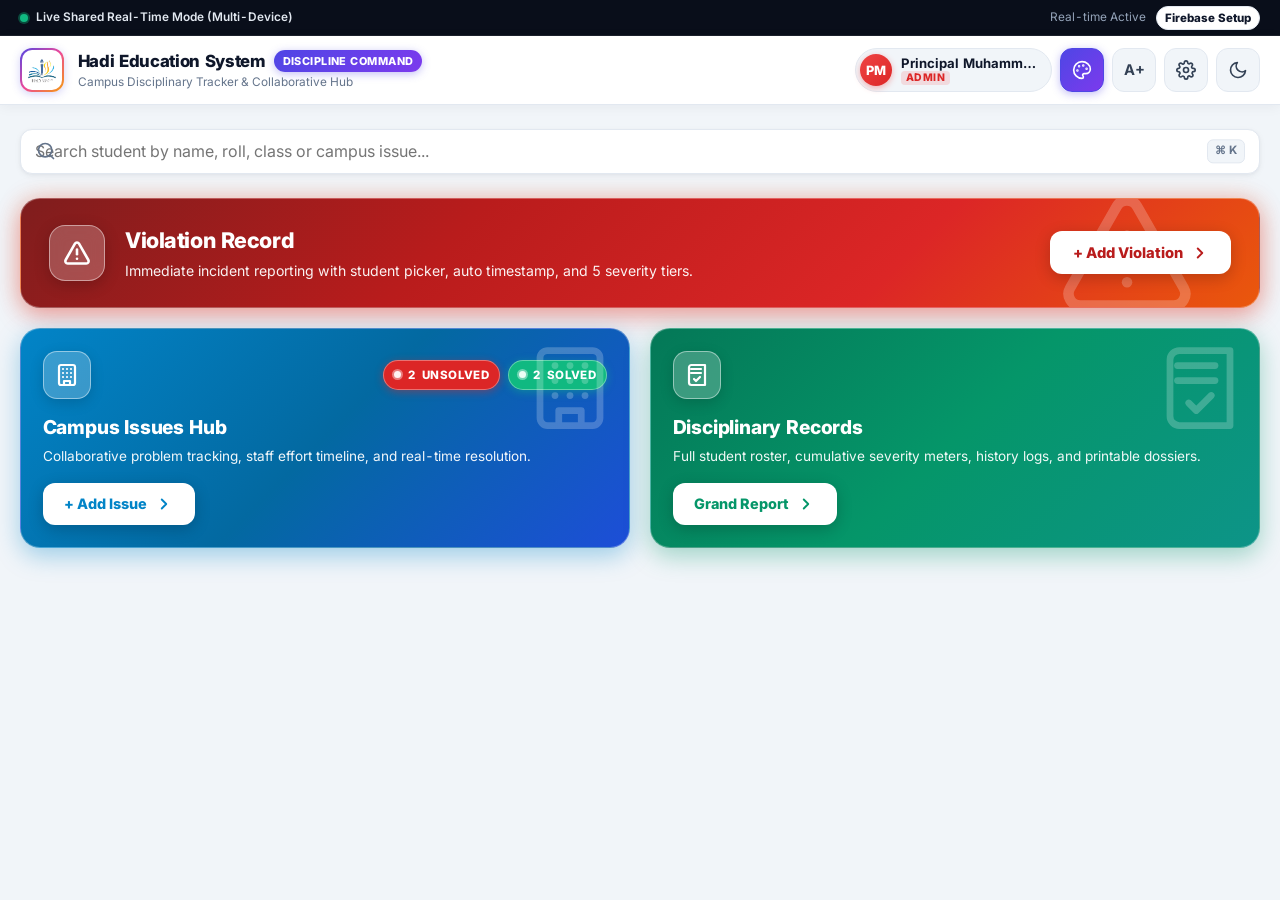
<file: index.html>
<!DOCTYPE html>
<html lang="en" data-theme="light">
<head>
  <meta charset="UTF-8">
  <meta name="viewport" content="width=device-width, initial-scale=1, viewport-fit=cover">
  <meta name="description" content="Hadi Education System - School Discipline Tracker & Campus Issues Hub.">
  <meta name="theme-color" content="#0F2A5C">
  <meta name="mobile-web-app-capable" content="yes">
  <meta name="apple-mobile-web-app-status-bar-style" content="black-translucent">
  <title>School Discipline Tracker | Hadi Education System</title>

  <!-- PWA Manifest & Icons -->
  <link rel="manifest" href="discipline-manifest.json">
  <link rel="apple-touch-icon" href="assets/images/logo.png">
  <link rel="icon" type="image/jpeg" href="assets/images/hadi-education-logo.jpg">

  <!-- Inter Font (Clean, Crisp Typography) -->
  <link rel="preconnect" href="https://fonts.googleapis.com">
  <link rel="preconnect" href="https://fonts.gstatic.com" crossorigin>
  <link href="https://fonts.googleapis.com/css2?family=Inter:wght@400;500;600;700;800&display=swap" rel="stylesheet">

  <!-- Stylesheet -->
  <link rel="stylesheet" href="assets/css/discipline.css?v=v46crest">

  <!-- Service Worker Cache Purge for instant code refresh -->
  <script>
    if ('caches' in window) {
      caches.keys().then(keys => {
        keys.forEach(k => {
          if (k !== 'discipline-tracker-v26-crest') caches.delete(k);
        });
      });
    }
  </script>
</head>
<body>

  <!-- ==========================================================================
       Live Sync Status Bar
       ========================================================================== -->
  <div class="sync-status-bar">
    <div class="sync-status-indicator">
      <span class="status-dot"></span>
      <span id="sync-mode-text">Live Shared Real-Time Mode (Multi-Device)</span>
    </div>
    <div style="display: flex; gap: 0.6rem; align-items: center;">
      <span style="color: #94A3B8;">Real-time Active</span>
      <button class="btn btn-secondary btn-sm" onclick="openModal('settings-modal')" style="padding: 2px 8px; font-size: 0.72rem; min-height: 24px;">Firebase Setup</button>
    </div>
  </div>

  <!-- ==========================================================================
       App Header with Institute Branding & Active Member Profile Chip
       ========================================================================== -->
  <header class="app-header">
    <div class="header-container">
      <a href="index.html" class="header-brand" title="Hadi Education System">
        <img src="assets/images/hadi-education-logo.jpg" alt="HES Logo" class="header-logo">
        <div class="brand-text">
          <h1>
            <span class="brand-title-text">Hadi Education System</span>
            <span class="brand-badge">Discipline Command</span>
          </h1>
          <p class="brand-subtitle">Campus Disciplinary Tracker &amp; Collaborative Hub</p>
        </div>
      </a>

      <div class="header-actions">
        <!-- Active Member Chip (Click to switch user or view accounts) -->
        <div id="header-member-chip" class="member-chip" title="Click to view staff profiles or switch user" role="button" tabindex="0">
          <div id="header-member-avatar" class="member-avatar admin-avatar">MH</div>
          <div class="member-chip-text">
            <span id="header-member-name" class="member-name-text">Principal Muhammad Ali Hamdani</span>
            <span id="header-member-badge" class="role-badge role-badge-admin">Admin</span>
          </div>
        </div>

        <!-- Design Style Mode Toggle (Task-Pro vs Neo-Modern Podium) -->
        <button id="style-toggle-btn" class="icon-btn" title="Toggle Design Style (Task-Pro / Neo-Modern Podium)" aria-label="Toggle Design Style">
          <svg width="20" height="20" viewBox="0 0 24 24" fill="none" stroke="currentColor" stroke-width="2" stroke-linecap="round" stroke-linejoin="round"><circle cx="13.5" cy="6.5" r=".5" fill="currentColor"></circle><circle cx="17.5" cy="10.5" r=".5" fill="currentColor"></circle><circle cx="8.5" cy="7.5" r=".5" fill="currentColor"></circle><circle cx="6.5" cy="12.5" r=".5" fill="currentColor"></circle><path d="M12 2C6.5 2 2 6.5 2 12s4.5 10 10 10c.926 0 1.648-.746 1.648-1.688 0-.437-.18-.835-.437-1.125-.29-.289-.438-.652-.438-1.125a1.64 1.64 0 0 1 1.668-1.668h1.996c3.051 0 5.555-2.503 5.555-5.554C21.965 6.012 17.461 2 12 2z"></path></svg>
        </button>

        <!-- Text Size Control Button -->
        <button id="text-size-btn" class="icon-btn" title="Toggle Text Size (Larger / Normal)" aria-label="Toggle Text Size">
          <span style="font-weight: 700; font-size: 0.92rem; line-height: 1;">A+</span>
        </button>

        <!-- Settings Modal Trigger -->
        <button id="settings-btn" class="icon-btn" title="Settings, Firebase, Data Exports" aria-label="Settings and Data Export">
          <svg width="20" height="20" viewBox="0 0 24 24" fill="none" stroke="currentColor" stroke-width="2" stroke-linecap="round" stroke-linejoin="round"><circle cx="12" cy="12" r="3"></circle><path d="M19.4 15a1.65 1.65 0 0 0 .33 1.82l.06.06a2 2 0 0 1 0 2.83 2 2 0 0 1-2.83 0l-.06-.06a1.65 1.65 0 0 0-1.82-.33 1.65 1.65 0 0 0-1 1.51V21a2 2 0 0 1-2 2 2 2 0 0 1-2-2v-.09A1.65 1.65 0 0 0 9 19.4a1.65 1.65 0 0 0-1.82.33l-.06.06a2 2 0 0 1-2.83 0 2 2 0 0 1 0-2.83l.06-.06a1.65 1.65 0 0 0 .33-1.82 1.65 1.65 0 0 0-1.51-1H3a2 2 0 0 1-2-2 2 2 0 0 1 2-2h.09A1.65 1.65 0 0 0 4.6 9a1.65 1.65 0 0 0-.33-1.82l-.06-.06a2 2 0 0 1 0-2.83 2 2 0 0 1 2.83 0l.06.06a1.65 1.65 0 0 0 1.82.33H9a1.65 1.65 0 0 0 1-1.51V3a2 2 0 0 1 2-2 2 2 0 0 1 2 2v.09a1.65 1.65 0 0 0 1.51 1.65 1.65 0 0 0 1.82-.33l.06-.06a2 2 0 0 1 2.83 0 2 2 0 0 1 0 2.83l-.06.06a1.65 1.65 0 0 0-.33 1.82V9a1.65 1.65 0 0 0 1.51 1H21a2 2 0 0 1 2 2 2 2 0 0 1-2 2h-.09a1.65 1.65 0 0 0-1.51 1z"></path></svg>
        </button>

        <!-- Light / Dark Mode Toggle -->
        <button id="theme-toggle-btn" class="icon-btn" title="Toggle Light / Dark Mode" aria-label="Toggle Dark Mode">
          <span id="theme-toggle-icon">
            <svg width="20" height="20" viewBox="0 0 24 24" fill="none" stroke="currentColor" stroke-width="2" stroke-linecap="round" stroke-linejoin="round"><path d="M21 12.79A9 9 0 1 1 11.21 3 7 7 0 0 0 21 12.79z"></path></svg>
          </span>
        </button>
      </div>
    </div>
  </header>

  <!-- ==========================================================================
       Main Dashboard
       ========================================================================== -->
  <main class="main-wrapper">

    <!-- Global Top Search (Students and Issues) -->
    <section class="search-section">
      <div class="search-box-wrapper">
        <svg class="search-icon" width="20" height="20" viewBox="0 0 24 24" fill="none" stroke="currentColor" stroke-width="2" stroke-linecap="round" stroke-linejoin="round"><circle cx="11" cy="11" r="8"></circle><line x1="21" y1="21" x2="16.65" y2="16.65"></line></svg>
        <input type="text" id="global-search-input" class="global-search-input" placeholder="Search student by name, roll, class or campus issue..." autocomplete="off">
        <span class="search-shortcut-badge" title="Search Shortcut">⌘ K</span>
        <button id="search-clear-btn" class="search-clear-btn" title="Clear Search">&times;</button>
        <div id="search-results-dropdown" class="search-results-dropdown"></div>
      </div>
    </section>

    <!-- Command Bento Hub (Hero Action + Twin Intelligence Tiles) -->
    <section class="command-bento-section">
      <!-- 1. HERO ACTION CARD: VIOLATION RECORD (Crimson Flame Disciplinary Alert) -->
      <div class="hero-action-card" id="card-add-violation" role="button" tabindex="0" aria-label="Open Disciplinary Violations Record" style="cursor: pointer;" onclick="if (!event.target.closest('#btn-hero-add-violation') && !event.target.closest('.hero-trigger-btn')) { window.appController.openAllViolationsModal(); }">
        <div class="hero-action-left">
          <div class="hero-icon-tile">
            <!-- Lucide TriangleAlert (Violation Warning Logo) -->
            <svg width="28" height="28" viewBox="0 0 24 24" fill="none" stroke="currentColor" stroke-width="2.2" stroke-linecap="round" stroke-linejoin="round"><path d="m21.73 18-8-14a2 2 0 0 0-3.48 0l-8 14A2 2 0 0 0 4 21h16a2 2 0 0 0 1.73-3Z"></path><line x1="12" y1="9" x2="12" y2="13"></line><line x1="12" y1="17" x2="12.01" y2="17"></line></svg>
          </div>
          <div class="hero-action-info">
            <h2 class="hero-action-title">Violation Record</h2>
            <p class="hero-action-desc">Immediate incident reporting with student picker, auto timestamp, and 5 severity tiers.</p>
          </div>
        </div>
        <div class="hero-action-right">
          <button type="button" class="hero-trigger-btn" id="btn-hero-add-violation" onclick="event.stopPropagation(); window.appController.openAddViolationModal();" aria-label="Add Violation">
            <span>+ Add Violation</span>
            <svg width="18" height="18" viewBox="0 0 24 24" fill="none" stroke="currentColor" stroke-width="2.5" stroke-linecap="round" stroke-linejoin="round"><path d="m9 18 6-6-6-6"></path></svg>
          </button>
        </div>
      </div>

      <!-- Twin Intelligence Tiles -->
      <div class="bento-twin-grid">
        <!-- 2. ISSUES HUB (Darker Ocean Cobalt) -->
        <div class="bento-card bento-card-issues" id="card-issues" role="button" tabindex="0" aria-label="Open Institute Issues Hub" style="cursor: pointer;">
          <div class="bento-card-header">
            <div class="bento-icon-tile tile-cyan">
              <!-- Lucide Building2 with alerts -->
              <svg width="24" height="24" viewBox="0 0 24 24" fill="none" stroke="currentColor" stroke-width="2.2" stroke-linecap="round" stroke-linejoin="round"><rect x="4" y="2" width="16" height="20" rx="2"></rect><path d="M9 22v-4h6v4"></path><path d="M8 6h.01"></path><path d="M16 6h.01"></path><path d="M12 6h.01"></path><path d="M12 10h.01"></path><path d="M12 14h.01"></path><path d="M16 10h.01"></path><path d="M16 14h.01"></path><path d="M8 10h.01"></path><path d="M8 14h.01"></path></svg>
            </div>
            <!-- Separate Red (Unsolved) and Green (Solved) Buttons -->
            <div class="bento-status-buttons-row">
              <button type="button" class="issue-filter-pill pill-unsolved" id="issues-card-unsolved-btn" onclick="event.stopPropagation(); window.appController.openIssuesHubWithFilter('unsolved')" title="View Unsolved Issues">
                <span class="pill-dot dot-red"></span>
                <span id="issues-card-unsolved-count">2</span> Unsolved
              </button>
              <button type="button" class="issue-filter-pill pill-solved" id="issues-card-solved-btn" onclick="event.stopPropagation(); window.appController.openIssuesHubWithFilter('solved')" title="View Solved Issues">
                <span class="pill-dot dot-green"></span>
                <span id="issues-card-solved-count">2</span> Solved
              </button>
            </div>
          </div>
          <div class="bento-card-body">
            <h3 class="bento-card-title">Campus Issues Hub</h3>
            <p class="bento-card-desc">Collaborative problem tracking, staff effort timeline, and real-time resolution.</p>
          </div>
          <div class="bento-card-footer">
            <button type="button" class="hero-trigger-btn bento-white-btn" id="btn-card-add-issue" onclick="event.stopPropagation(); window.appController.openAddIssueModal()">
              <span>+ Add Issue</span>
              <svg width="18" height="18" viewBox="0 0 24 24" fill="none" stroke="currentColor" stroke-width="2.5" stroke-linecap="round" stroke-linejoin="round"><path d="m9 18 6-6-6-6"></path></svg>
            </button>
          </div>
        </div>

        <!-- 3. MASTER RECORDS (Official Emerald Archive) -->
        <div class="bento-card bento-card-records" id="card-records" role="button" tabindex="0" aria-label="Open Master Records Sheet" style="cursor: pointer;">
          <div class="bento-card-header">
            <div class="bento-icon-tile tile-emerald">
              <!-- Lucide BookOpenCheck (Master Ledger & Grand Report) -->
              <svg width="24" height="24" viewBox="0 0 24 24" fill="none" stroke="currentColor" stroke-width="2.2" stroke-linecap="round" stroke-linejoin="round"><path d="M4 19.5v-15A2.5 2.5 0 0 1 6.5 2H20v20H6.5a2.5 2.5 0 0 1-2.5-2.5Z"></path><path d="M6 6h10"></path><path d="M6 10h10"></path><path d="m9 16 2 2 4-4"></path></svg>
            </div>
          </div>
          <div class="bento-card-body">
            <h3 class="bento-card-title">Disciplinary Records</h3>
            <p class="bento-card-desc">Full student roster, cumulative severity meters, history logs, and printable dossiers.</p>
          </div>
          <div class="bento-card-footer">
            <button type="button" class="hero-trigger-btn bento-white-btn" id="btn-card-records" onclick="event.stopPropagation(); window.appController.openRecordsModal()">
              <span>Grand Report</span>
              <svg width="18" height="18" viewBox="0 0 24 24" fill="none" stroke="currentColor" stroke-width="2.5" stroke-linecap="round" stroke-linejoin="round"><path d="m9 18 6-6-6-6"></path></svg>
            </button>
          </div>
        </div>
      </div>
    </section>

    <!-- 4 Overview Metrics (Apple Health / Modern Bento Stat Tiles) & Priority Watchlist - Temporarily hidden per user request -->
    <section class="stats-section" style="display: none !important;" aria-hidden="true">
      <div class="section-header">
        <div class="section-title-wrap">
          <h3 class="section-title">
            <svg width="22" height="22" viewBox="0 0 24 24" fill="none" stroke="currentColor" stroke-width="2" stroke-linecap="round" stroke-linejoin="round"><path d="M3 3v18h18"></path><path d="m19 9-5 5-4-4-3 3"></path></svg>
            <span>Live Disciplinary Analytics</span>
          </h3>
          <span class="section-subtitle">Real-time aggregate campus health</span>
        </div>
        <button class="btn btn-secondary btn-sm" onclick="window.appController.openRecordsModal()">View All Records &rarr;</button>
      </div>

      <div class="stats-grid">
        <div class="stat-box stat-box-students">
          <div class="stat-top-row">
            <div class="stat-icon-wrap stat-icon-students">
              <!-- Lucide UsersRound -->
              <svg width="22" height="22" viewBox="0 0 24 24" fill="none" stroke="currentColor" stroke-width="2" stroke-linecap="round" stroke-linejoin="round"><path d="M18 21a8 8 0 0 0-16 0"></path><circle cx="10" cy="8" r="5"></circle><path d="M22 20c0-3.37-2-6.5-4-8a5 5 0 0 0-.45-8.3"></path></svg>
            </div>
            <span class="stat-badge badge-students"><svg width="11" height="11" viewBox="0 0 24 24" fill="none" stroke="currentColor" stroke-width="2.5"><path d="M16 21v-2a4 4 0 0 0-4-4H6a4 4 0 0 0-4 4v2"></path><circle cx="9" cy="7" r="4"></circle></svg> Active Roster</span>
          </div>
          <div class="stat-info">
            <div class="stat-number" id="stat-total-students">10</div>
            <div class="stat-label">Total Students</div>
          </div>
        </div>

        <div class="stat-box stat-box-violations">
          <div class="stat-top-row">
            <div class="stat-icon-wrap stat-icon-violations">
              <!-- Lucide TriangleAlert -->
              <svg width="22" height="22" viewBox="0 0 24 24" fill="none" stroke="currentColor" stroke-width="2" stroke-linecap="round" stroke-linejoin="round"><path d="m21.73 18-8-14a2 2 0 0 0-3.48 0l-8 14A2 2 0 0 0 4 21h16a2 2 0 0 0 1.73-3Z"></path><line x1="12" y1="9" x2="12" y2="13"></line><line x1="12" y1="17" x2="12.01" y2="17"></line></svg>
            </div>
            <span class="stat-badge badge-violations"><svg width="11" height="11" viewBox="0 0 24 24" fill="none" stroke="currentColor" stroke-width="2.5"><circle cx="12" cy="12" r="10"></circle><line x1="12" y1="8" x2="12" y2="12"></line><line x1="12" y1="16" x2="12.01" y2="16"></line></svg> Incidents</span>
          </div>
          <div class="stat-info">
            <div class="stat-number" id="stat-total-violations">8</div>
            <div class="stat-label">All Violations</div>
          </div>
        </div>

        <div class="stat-box stat-box-week">
          <div class="stat-top-row">
            <div class="stat-icon-wrap stat-icon-week">
              <!-- Lucide CalendarDays -->
              <svg width="22" height="22" viewBox="0 0 24 24" fill="none" stroke="currentColor" stroke-width="2" stroke-linecap="round" stroke-linejoin="round"><rect width="18" height="18" x="3" y="4" rx="2" ry="2"></rect><line x1="16" x2="16" y1="2" y2="6"></line><line x1="8" x2="8" y1="2" y2="6"></line><line x1="3" x2="21" y1="10" y2="10"></line><path d="M8 14h.01"></path><path d="M12 14h.01"></path><path d="M16 14h.01"></path><path d="M8 18h.01"></path><path d="M12 18h.01"></path><path d="M16 18h.01"></path></svg>
            </div>
            <span class="stat-badge badge-week"><svg width="11" height="11" viewBox="0 0 24 24" fill="none" stroke="currentColor" stroke-width="2.5"><polyline points="22 7 13.5 15.5 8.5 10.5 2 17"></polyline><polyline points="16 7 22 7 22 13"></polyline></svg> 7-Day Velocity</span>
          </div>
          <div class="stat-info">
            <div class="stat-number" id="stat-week-violations">4</div>
            <div class="stat-label">Weekly Count</div>
          </div>
        </div>

        <div class="stat-box stat-box-unsolved">
          <div class="stat-top-row">
            <div class="stat-icon-wrap stat-icon-unsolved">
              <!-- Lucide ListChecks -->
              <svg width="22" height="22" viewBox="0 0 24 24" fill="none" stroke="currentColor" stroke-width="2" stroke-linecap="round" stroke-linejoin="round"><path d="m3 17 2 2 4-4"></path><path d="m3 7 2 2 4-4"></path><path d="M13 6h8"></path><path d="M13 12h8"></path><path d="M13 18h8"></path></svg>
            </div>
            <span class="stat-badge badge-unsolved"><svg width="11" height="11" viewBox="0 0 24 24" fill="none" stroke="currentColor" stroke-width="2.5"><circle cx="12" cy="12" r="10"></circle><polyline points="12 6 12 12 16 14"></polyline></svg> Action Req.</span>
          </div>
          <div class="stat-info">
            <div class="stat-number" id="stat-unsolved-issues">2</div>
            <div class="stat-label">Unsolved Issues</div>
          </div>
        </div>
      </div>

      <!-- Top 5 Students Priority Watchlist -->
      <div class="leaderboard-card">
        <div class="leaderboard-header">
          <div class="leaderboard-title-group">
            <h3>
              <svg width="20" height="20" viewBox="0 0 24 24" fill="none" stroke="currentColor" stroke-width="2" stroke-linecap="round" stroke-linejoin="round"><circle cx="12" cy="8" r="6"></circle><path d="M15.477 12.89 17 22l-5-3-5 3 1.523-9.11"></path></svg>
              <span>Disciplinary Priority Watchlist</span>
            </h3>
            <span class="leaderboard-subtitle">Students ranked by weighted severity &amp; incident count</span>
          </div>
          <span class="leaderboard-tag">
            <svg width="12" height="12" viewBox="0 0 24 24" fill="none" stroke="currentColor" stroke-width="2.5" style="display:inline-block; vertical-align:middle; margin-right:3px;"><circle cx="12" cy="12" r="10"></circle><line x1="22" y1="12" x2="18" y2="12"></line><line x1="6" y1="12" x2="2" y2="12"></line><line x1="12" y1="6" x2="12" y2="2"></line><line x1="12" y1="22" x2="12" y2="18"></line></svg>
            Intervention Radar
          </span>
        </div>
        <div class="leaderboard-list" id="top-5-leaderboard-list"></div>
      </div>
    </section>

  </main>

  <!-- ==========================================================================
       Bottom Navigation Bar (Mobile Experience)
       ========================================================================== -->
  <nav class="bottom-nav">
    <div class="bottom-nav-inner">
      <button id="nav-home" class="bottom-nav-item active" aria-label="Go to Home">
        <svg viewBox="0 0 24 24" fill="none" stroke="currentColor" stroke-width="2" stroke-linecap="round" stroke-linejoin="round"><path d="m3 9 9-7 9 7v11a2 2 0 0 1-2 2H5a2 2 0 0 1-2-2z"></path><polyline points="9 22 9 12 15 12 15 22"></polyline></svg>
        <span>Home</span>
      </button>
      <button id="nav-violation" class="bottom-nav-item" aria-label="Add Violation">
        <svg viewBox="0 0 24 24" fill="none" stroke="currentColor" stroke-width="2" stroke-linecap="round" stroke-linejoin="round"><path d="m21.73 18-8-14a2 2 0 0 0-3.48 0l-8 14A2 2 0 0 0 4 21h16a2 2 0 0 0 1.73-3Z"></path><line x1="12" y1="9" x2="12" y2="13"></line><line x1="12" y1="17" x2="12.01" y2="17"></line></svg>
        <span>Violation</span>
      </button>
      <button id="nav-issues" class="bottom-nav-item" aria-label="Issues Hub">
        <svg viewBox="0 0 24 24" fill="none" stroke="currentColor" stroke-width="2" stroke-linecap="round" stroke-linejoin="round"><path d="m3 17 2 2 4-4"></path><path d="m3 7 2 2 4-4"></path><path d="M13 6h8"></path><path d="M13 12h8"></path><path d="M13 18h8"></path></svg>
        <span>Issues</span>
      </button>
      <button id="nav-records" class="bottom-nav-item" aria-label="Master Records">
        <svg viewBox="0 0 24 24" fill="none" stroke="currentColor" stroke-width="2" stroke-linecap="round" stroke-linejoin="round"><path d="m6 14 1.5-2.9A2 2 0 0 1 9.24 10H20a2 2 0 0 1 1.94 2.5l-1.54 6a2 2 0 0 1-1.95 1.5H4a2 2 0 0 1-2-2V5a2 2 0 0 1 2-2h3.9a2 2 0 0 1 1.69.9l.81 1.2a2 2 0 0 0 1.67.9H18a2 2 0 0 1 2 2v2"></path></svg>
        <span>Records</span>
      </button>
      <button id="nav-staff" class="bottom-nav-item" aria-label="Staff Accounts">
        <svg viewBox="0 0 24 24" fill="none" stroke="currentColor" stroke-width="2" stroke-linecap="round" stroke-linejoin="round"><path d="M19 21v-2a4 4 0 0 0-4-4H9a4 4 0 0 0-4 4v2"></path><circle cx="12" cy="7" r="4"></circle></svg>
        <span>Staff</span>
      </button>
    </div>
  </nav>

  <!-- ==========================================================================
       MODAL 1: ADD VIOLATION
       ========================================================================== -->
  <div id="add-violation-modal" class="modal-overlay">
    <div class="modal-container violation-form-dialog">
      <!-- Curved Rectangular Violation Form Header Bar -->
      <div class="violation-form-header-bar">
        <div class="vf-header-content">
          <div class="vf-header-emblem">
            <svg width="38" height="42" viewBox="0 0 120 136" fill="none" xmlns="http://www.w3.org/2000/svg">
              <!-- Outer Institutional Heraldic Shield -->
              <path d="M 60 6 L 108 22 C 110 58 102 90 83 111 C 74 121 64 127 60 130 C 56 127 46 121 37 111 C 18 90 10 58 12 22 Z"
                    fill="rgba(255, 255, 255, 0.14)"
                    stroke="#FFFFFF"
                    stroke-width="4.2"
                    stroke-linejoin="round"/>
              <!-- Inner Shield Contour Bevel -->
              <path d="M 60 15 L 99 28 C 100.5 58 94 85 77 104 C 69.5 112.5 62.5 117.5 60 119.5 C 57.5 117.5 50.5 112.5 43 104 C 26 85 19.5 58 21 28 Z"
                    fill="none"
                    stroke="rgba(255, 255, 255, 0.48)"
                    stroke-width="2.0"
                    stroke-linejoin="round"/>
              <!-- Bold Violation Alert Triangle (Solid Crisp White) -->
              <path d="M 55.6 38.5 L 32.8 79.5 C 30.9 82.9 33.4 87 37.2 87 L 82.8 87 C 86.6 87 89.1 82.9 87.2 79.5 L 64.4 38.5 C 62.5 35.1 57.5 35.1 55.6 38.5 Z"
                    fill="#FFFFFF"
                    stroke="#FFFFFF"
                    stroke-width="2.0"
                    stroke-linejoin="round"/>
              <!-- Deep Crimson Exclamation Cutout Signifying Violation -->
              <path d="M 56.6 50.5 C 56.6 48.6 58.1 47 60 47 C 61.9 47 63.4 48.6 63.4 50.5 L 62.3 67.5 C 62.2 69 61.2 70 60 70 C 58.8 70 57.8 69 57.7 67.5 Z"
                    fill="#9E0B13"/>
              <circle cx="60" cy="77.5" r="3.8" fill="#9E0B13"/>
              <!-- Official Citation Base Accent Bar -->
              <line x1="48" y1="97" x2="72" y2="97" stroke="rgba(255, 255, 255, 0.72)" stroke-width="3.2" stroke-linecap="round"/>
            </svg>
          </div>
          <div class="vf-header-divider"></div>
          <div class="vf-header-titles">
            <h3 class="vf-bar-title">Violation Form</h3>
            <span class="vf-bar-subtitle">Hadi Disciplinary Citation &amp; Misbehavior Dossier</span>
          </div>
        </div>
        <button type="button" class="modal-close-btn vf-close-btn" onclick="closeModal('add-violation-modal')" aria-label="Close modal">&times;</button>
      </div>

      <form id="add-violation-form">
        <div class="modal-body vf-modal-body">
          <!-- Exact Center Watermark matching Header Violation Crest 100% -->
          <div class="vf-form-watermark" aria-hidden="true">
            <svg viewBox="0 0 120 136" fill="none" xmlns="http://www.w3.org/2000/svg">
              <!-- Outer Institutional Heraldic Shield -->
              <path d="M 60 6 L 108 22 C 110 58 102 90 83 111 C 74 121 64 127 60 130 C 56 127 46 121 37 111 C 18 90 10 58 12 22 Z"
                    fill="rgba(220, 38, 38, 0.055)"
                    stroke="rgba(185, 28, 28, 0.22)"
                    stroke-width="2.6"
                    stroke-linejoin="round"/>
              <!-- Inner Shield Contour Bevel -->
              <path d="M 60 15 L 99 28 C 100.5 58 94 85 77 104 C 69.5 112.5 62.5 117.5 60 119.5 C 57.5 117.5 50.5 112.5 43 104 C 26 85 19.5 58 21 28 Z"
                    fill="none"
                    stroke="rgba(220, 38, 38, 0.14)"
                    stroke-width="1.6"
                    stroke-linejoin="round"/>
              <!-- Bold Violation Alert Triangle -->
              <path d="M 55.6 38.5 L 32.8 79.5 C 30.9 82.9 33.4 87 37.2 87 L 82.8 87 C 86.6 87 89.1 82.9 87.2 79.5 L 64.4 38.5 C 62.5 35.1 57.5 35.1 55.6 38.5 Z"
                    fill="rgba(220, 38, 38, 0.11)"
                    stroke="rgba(185, 28, 28, 0.22)"
                    stroke-width="2.0"
                    stroke-linejoin="round"/>
              <!-- Crisp Exclamation Mark Signifying Violation -->
              <path d="M 56.6 50.5 C 56.6 48.6 58.1 47 60 47 C 61.9 47 63.4 48.6 63.4 50.5 L 62.3 67.5 C 62.2 69 61.2 70 60 70 C 58.8 70 57.8 69 57.7 67.5 Z"
                    fill="rgba(185, 28, 28, 0.28)"/>
              <circle cx="60" cy="77.5" r="3.8" fill="rgba(185, 28, 28, 0.28)"/>
              <!-- Official Citation Base Accent Bar -->
              <line x1="48" y1="97" x2="72" y2="97" stroke="rgba(185, 28, 28, 0.20)" stroke-width="2.6" stroke-linecap="round"/>
            </svg>
          </div>

          <!-- Hidden Student Select for internal backwards compatibility -->
          <select id="v-student-select" style="display: none;" tabindex="-1" aria-hidden="true">
            <option value="">-- Choose or Search Student --</option>
          </select>
          <input type="hidden" id="v-student-id" value="">

          <!-- Row 1: Student Name (left) & Father Name in front of it (right) -->
          <div class="vf-row-2col">
            <!-- Student Name Section -->
            <div class="form-group vf-field-group">
              <div class="vf-field-bar">
                <svg width="15" height="15" viewBox="0 0 24 24" fill="none" stroke="#DC2626" stroke-width="2.2" stroke-linecap="round" stroke-linejoin="round"><path d="M19 21v-2a4 4 0 0 0-4-4H9a4 4 0 0 0-4 4v2"/><circle cx="12" cy="7" r="4"/></svg>
                <label for="v-student-name" class="vf-field-label">Student Name *</label>
              </div>
              <div class="vf-input-wrap">
                <input type="text" id="v-student-name" list="students-datalist" class="form-control vf-input-bar" placeholder="Search or type student name..." autocomplete="off" required>
                <datalist id="students-datalist"></datalist>
              </div>
            </div>

            <!-- Father Name Section (Optional) -->
            <div class="form-group vf-field-group">
              <div class="vf-field-bar">
                <svg width="15" height="15" viewBox="0 0 24 24" fill="none" stroke="#DC2626" stroke-width="2.2" stroke-linecap="round" stroke-linejoin="round"><path d="M16 21v-2a4 4 0 0 0-4-4H6a4 4 0 0 0-4 4v2"/><circle cx="9" cy="7" r="4"/><path d="M22 21v-2a4 4 0 0 0-3-3.87"/><path d="M16 3.13a4 4 0 0 1 0 7.75"/></svg>
                <label for="v-father-name" class="vf-field-label">Father Name <span class="vf-optional-label">(Optional)</span></label>
              </div>
              <div class="vf-input-wrap">
                <input type="text" id="v-father-name" class="form-control vf-input-bar" placeholder="Father name (optional)...">
              </div>
            </div>
          </div>

          <!-- Row 2: Class Section (Combobox: Type directly in bar + square dropdown button at end) & Parent Phone Number (Optional) -->
          <div class="vf-row-2col">
            <!-- Class Section -->
            <div class="form-group vf-field-group">
              <div class="vf-field-bar">
                <svg width="15" height="15" viewBox="0 0 24 24" fill="none" stroke="#DC2626" stroke-width="2.2" stroke-linecap="round" stroke-linejoin="round"><path d="M4 19.5v-15A2.5 2.5 0 0 1 6.5 2H20v20H6.5a2.5 2.5 0 0 1-2.5-2.5Z"/><path d="M6 6h10"/><path d="M6 10h10"/></svg>
                <label for="v-class-select" class="vf-field-label">Class <span class="vf-optional-label">(Optional)</span></label>
              </div>
              <div class="vf-combobox-wrap" id="v-class-combobox-wrap">
                <div class="vf-combobox-group">
                  <input type="text" id="v-class-select" class="form-control vf-input-bar vf-combobox-input" placeholder="Select or type class..." autocomplete="off">
                  <button type="button" id="v-class-dropdown-trigger" class="vf-combobox-square-btn" aria-label="Toggle class dropdown">
                    <svg width="18" height="18" viewBox="0 0 24 24" fill="none" stroke="#DC2626" stroke-width="2.5" stroke-linecap="round" stroke-linejoin="round">
                      <polyline points="6 9 12 15 18 9"></polyline>
                    </svg>
                  </button>
                </div>
                <div id="v-class-dropdown-menu" class="vf-combobox-menu">
                  <div class="vf-combobox-item" data-value="6">6</div>
                  <div class="vf-combobox-item" data-value="7">7</div>
                  <div class="vf-combobox-item" data-value="8">8</div>
                  <div class="vf-combobox-item" data-value="pre9">pre9</div>
                  <div class="vf-combobox-item" data-value="pre9(Arts)">pre9(Arts)</div>
                  <div class="vf-combobox-item" data-value="9A">9A</div>
                  <div class="vf-combobox-item" data-value="9B">9B</div>
                  <div class="vf-combobox-item" data-value="9(Arts)">9(Arts)</div>
                  <div class="vf-combobox-item" data-value="10">10</div>
                  <div class="vf-combobox-item" data-value="10(arts)">10(arts)</div>
                  <div class="vf-combobox-item" data-value="11">11</div>
                  <div class="vf-combobox-item" data-value="11(arts)">11(arts)</div>
                  <div class="vf-combobox-item" data-value="12">12</div>
                  <div class="vf-combobox-item" data-value="12(arts)">12(arts)</div>
                </div>
              </div>
            </div>

            <!-- Parent Phone Number Section (Optional) -->
            <div class="form-group vf-field-group">
              <div class="vf-field-bar">
                <svg width="15" height="15" viewBox="0 0 24 24" fill="#DC2626" stroke="#DC2626" stroke-width="0.5"><path d="M22 16.92v3a2 2 0 0 1-2.18 2 19.79 19.79 0 0 1-8.63-3.07 19.5 19.5 0 0 1-6-6 19.79 19.79 0 0 1-3.07-8.67A2 2 0 0 1 4.11 2h3a2 2 0 0 1 2 1.72 12.84 12.84 0 0 0 .7 2.81 2 2 0 0 1-.45 2.11L8.09 9.91a16 16 0 0 0 6 6l1.27-1.27a2 2 0 0 1 2.11-.45 12.84 12.84 0 0 0 2.81.7A2 2 0 0 1 22 16.92z"/></svg>
                <label for="v-parent-phone" class="vf-field-label">Parent Phone Num <span class="vf-optional-label">(Optional)</span></label>
              </div>
              <div class="vf-input-wrap">
                <input type="tel" id="v-parent-phone" class="form-control vf-input-bar" placeholder="Parent contact number (optional)...">
              </div>
            </div>
          </div>

          <!-- Row 3: Incident Date & Time (Automatic System Live) -->
          <div class="form-group vf-field-group">
            <div class="vf-field-bar">
              <svg width="15" height="15" viewBox="0 0 24 24" fill="none" stroke="#DC2626" stroke-width="2.2" stroke-linecap="round" stroke-linejoin="round"><circle cx="12" cy="12" r="10"/><polyline points="12 6 12 12 16 14"/></svg>
              <label for="v-date-time" class="vf-field-label">Incident Date &amp; Time (Automatic)</label>
            </div>
            <div class="vf-input-wrap vf-datetime-box">
              <div class="vf-cal-badge">
                <svg width="18" height="18" viewBox="0 0 24 24" fill="none" stroke="#475569" stroke-width="2.2" stroke-linecap="round" stroke-linejoin="round">
                  <rect x="3" y="4" width="18" height="18" rx="2" ry="2"/>
                  <line x1="16" y1="2" x2="16" y2="6"/>
                  <line x1="8" y1="2" x2="8" y2="6"/>
                  <line x1="3" y1="10" x2="21" y2="10"/>
                </svg>
              </div>
              <input type="text" id="v-date-time" class="form-control vf-input-bar vf-date-input" readonly placeholder="Automatic system timestamp...">
            </div>
          </div>

          <!-- Row 4: Violation Details Section -->
          <div class="form-group vf-field-group">
            <div class="vf-field-bar">
              <svg width="15" height="15" viewBox="0 0 24 24" fill="none" stroke="#DC2626" stroke-width="2.2" stroke-linecap="round" stroke-linejoin="round"><path d="M14 2H6a2 2 0 0 0-2 2v16a2 2 0 0 0 2 2h12a2 2 0 0 0 2-2V8z"/><polyline points="14 2 14 8 20 8"/><line x1="16" y1="13" x2="8" y2="13"/><line x1="16" y1="17" x2="8" y2="17"/><polyline points="10 9 9 9 8 9"/></svg>
              <label for="violation-details-input" class="vf-field-label">Violation Details *</label>
            </div>
            <textarea id="violation-details-input" class="form-control vf-textarea-bar" rows="2" dir="auto" placeholder="Describe the violation incident details..." required></textarea>
            
            <div class="quick-tags vf-quick-tags">
              <div class="vf-tags-label-row">
                <svg width="15" height="15" viewBox="0 0 24 24" fill="none" stroke="#DC2626" stroke-width="2.2" stroke-linecap="round" stroke-linejoin="round"><path d="M12 2H2v10l9.29 9.29c.94.94 2.48.94 3.42 0l6.58-6.58c.94-.94.94-2.48 0-3.42L12 2Z"/><circle cx="7" cy="7" r=".5" fill="#DC2626"/></svg>
                <span class="vf-tags-label">Tap quick infraction tag:</span>
              </div>
              <div class="vf-tags-flex">
                <button type="button" class="tag-btn" data-tag="Late Arrival">Late Arrival</button>
                <button type="button" class="tag-btn" data-tag="Uniform Violation">Uniform Violation</button>
                <button type="button" class="tag-btn" data-tag="Disruptive Behavior">Disruptive Behavior</button>
                <button type="button" class="tag-btn" data-tag="Fighting / Bullying">Fighting / Bullying</button>
                <button type="button" class="tag-btn" data-tag="Mobile Phone">Mobile Phone</button>
                <button type="button" class="tag-btn" data-tag="Incomplete Homework">Incomplete Homework</button>
                <button type="button" class="tag-btn" data-tag="Disrespect">Disrespect</button>
              </div>
            </div>
          </div>

          <!-- Row 5: Severity Levels Section (Minimal, Elegant, No Icons) -->
          <div class="form-group vf-field-group" style="margin-bottom: 0.25rem;">
            <div class="vf-field-bar">
              <svg width="15" height="15" viewBox="0 0 24 24" fill="none" stroke="#DC2626" stroke-width="2.2" stroke-linecap="round" stroke-linejoin="round"><path d="m21.73 18-8-14a2 2 0 0 0-3.48 0l-8 14A2 2 0 0 0 4 21h16a2 2 0 0 0 1.73-3Z"/><line x1="12" y1="9" x2="12" y2="13"/><line x1="12" y1="17" x2="12.01" y2="17"/></svg>
              <label class="vf-field-label">Disciplinary Violation Level (Select One) *</label>
            </div>
            <div class="severity-selector vf-severity-selector">
              <button type="button" class="sev-btn btn-sev-low" data-sev="Low" aria-label="Low Severity (5 points)">
                <span class="sev-title">Low</span>
                <span class="sev-points">+5 pts</span>
              </button>
              <button type="button" class="sev-btn btn-sev-medium active" data-sev="Medium" aria-label="Medium Severity (12 points)">
                <span class="sev-title">Medium</span>
                <span class="sev-points">+12 pts</span>
              </button>
              <button type="button" class="sev-btn btn-sev-high" data-sev="High" aria-label="High Severity (25 points)">
                <span class="sev-title">High</span>
                <span class="sev-points">+25 pts</span>
              </button>
              <button type="button" class="sev-btn btn-sev-extreme" data-sev="Extreme" aria-label="Extreme Severity (45 points)">
                <span class="sev-title">Extreme</span>
                <span class="sev-points">+45 pts</span>
              </button>
              <button type="button" class="sev-btn btn-sev-ultra" data-sev="Ultra" aria-label="Ultra Severity (75 points)">
                <span class="sev-title">Ultra</span>
                <span class="sev-points">+75 pts</span>
              </button>
            </div>
          </div>
        </div>

        <div class="modal-footer vf-modal-footer">
          <button type="button" class="btn btn-secondary vf-cancel-btn" onclick="closeModal('add-violation-modal')">Cancel</button>
          <button type="submit" class="btn btn-danger vf-submit-btn">
            <svg width="18" height="18" viewBox="0 0 24 24" fill="none" stroke="currentColor" stroke-width="2.2" stroke-linecap="round" stroke-linejoin="round"><path d="M19 21H5a2 2 0 0 1-2-2V5a2 2 0 0 1 2-2h11l5 5v11a2 2 0 0 1-2 2z"/><polyline points="17 21 17 13 7 13 7 21"/><polyline points="7 3 7 8 15 8"/></svg>
            <span>Save Violation Record</span>
          </button>
        </div>
      </form>
    </div>
  </div>

  <!-- ==========================================================================
       MODAL 1B: ALL VIOLATIONS RECORD (Disciplinary Violations Log)
       ========================================================================== -->
  <div id="violations-modal" class="modal-overlay">
    <div class="modal-container modal-wide violations-hub-dialog">
      <!-- Header with Disciplinary Crimson identity -->
      <div class="modal-header violations-hub-header" style="background: linear-gradient(135deg, #8B0000 0%, #B91C1C 100%); color: #FFFFFF; border-radius: var(--radius-card) var(--radius-card) 0 0; padding: 1.15rem 1.4rem; display: flex; align-items: center; justify-content: space-between;">
        <div class="violations-title-group" style="display: flex; align-items: center; gap: 0.75rem;">
          <div style="width: 40px; height: 40px; border-radius: 10px; background: rgba(255, 255, 255, 0.15); display: flex; align-items: center; justify-content: center; flex-shrink: 0;">
            <svg width="24" height="24" viewBox="0 0 24 24" fill="none" stroke="#FFFFFF" stroke-width="2.2" stroke-linecap="round" stroke-linejoin="round">
              <path d="M12 22s8-4 8-10V5l-8-3-8 3v7c0 6 8 10 8 10z"></path>
              <line x1="12" y1="8" x2="12" y2="12"></line>
              <line x1="12" y1="16" x2="12.01" y2="16"></line>
            </svg>
          </div>
          <div>
            <h3 style="margin: 0; font-size: 1.22rem; font-weight: 800; color: #FFFFFF; letter-spacing: -0.01em;">Disciplinary Violations Log</h3>
            <p id="violations-header-count-text" style="margin: 2px 0 0; font-size: 0.8rem; color: rgba(255, 255, 255, 0.85); font-weight: 500;">
              All recorded infractions and misbehavior citations
            </p>
          </div>
        </div>
        <button class="modal-close-btn" onclick="closeModal('violations-modal')" aria-label="Close violations modal" style="color: #FFFFFF; opacity: 0.9;">&times;</button>
      </div>

      <div class="modal-body" style="padding: 1.25rem;">
        <!-- Severity Quick Summary Chips / Counter Row -->
        <div class="violations-summary-chips" style="display: flex; flex-wrap: wrap; gap: 0.5rem; margin-bottom: 1rem;">
          <button type="button" class="violation-filter-chip active" data-severity="all" style="padding: 0.4rem 0.85rem; border-radius: 20px; font-size: 0.8rem; font-weight: 700; border: 1px solid var(--border-color); background: var(--bg-surface-alt); color: var(--text-primary); cursor: pointer; display: flex; align-items: center; gap: 0.35rem;">
            <span>All Incidents</span>
            <span id="v-count-all" class="count-badge count-badge-blue" style="margin-left: 2px;">8</span>
          </button>
          <button type="button" class="violation-filter-chip" data-severity="Low" style="padding: 0.4rem 0.85rem; border-radius: 20px; font-size: 0.8rem; font-weight: 700; border: 1px solid #A7F3D0; background: #ECFDF5; color: #065F46; cursor: pointer;">
            <span>Low (+5)</span>
            <span id="v-count-low" style="font-weight: 800; margin-left: 3px;">0</span>
          </button>
          <button type="button" class="violation-filter-chip" data-severity="Medium" style="padding: 0.4rem 0.85rem; border-radius: 20px; font-size: 0.8rem; font-weight: 700; border: 1px solid #FDE68A; background: #FFFBEB; color: #92400E; cursor: pointer;">
            <span>Medium (+12)</span>
            <span id="v-count-medium" style="font-weight: 800; margin-left: 3px;">0</span>
          </button>
          <button type="button" class="violation-filter-chip" data-severity="High" style="padding: 0.4rem 0.85rem; border-radius: 20px; font-size: 0.8rem; font-weight: 700; border: 1px solid #FED7AA; background: #FFF7ED; color: #9A3412; cursor: pointer;">
            <span>High (+25)</span>
            <span id="v-count-high" style="font-weight: 800; margin-left: 3px;">0</span>
          </button>
          <button type="button" class="violation-filter-chip" data-severity="Extreme" style="padding: 0.4rem 0.85rem; border-radius: 20px; font-size: 0.8rem; font-weight: 700; border: 1px solid #FECDD3; background: #FFF1F2; color: #9F1239; cursor: pointer;">
            <span>Extreme (+45)</span>
            <span id="v-count-extreme" style="font-weight: 800; margin-left: 3px;">0</span>
          </button>
          <button type="button" class="violation-filter-chip" data-severity="Ultra" style="padding: 0.4rem 0.85rem; border-radius: 20px; font-size: 0.8rem; font-weight: 700; border: 1px solid #881337; background: #4C0519; color: #FFE4E6; cursor: pointer;">
            <span>Ultra (+75)</span>
            <span id="v-count-ultra" style="font-weight: 800; margin-left: 3px;">0</span>
          </button>
        </div>

        <!-- Toolbar: Search, Class Filter, Sort, Add Violation, Export -->
        <div class="table-toolbar" style="display: flex; flex-wrap: wrap; gap: 0.65rem; align-items: center; justify-content: space-between;">
          <div class="table-toolbar-left" style="display: flex; flex-wrap: wrap; gap: 0.5rem; align-items: center; flex: 1;">
            <div class="issue-search-wrap" style="min-width: 200px; flex: 1; max-width: 320px;">
              <svg class="search-icon" width="16" height="16" viewBox="0 0 24 24" fill="none" stroke="currentColor" stroke-width="2" stroke-linecap="round" stroke-linejoin="round"><circle cx="11" cy="11" r="8"></circle><line x1="21" y1="21" x2="16.65" y2="16.65"></line></svg>
              <input type="text" id="violations-search-input" class="issue-search-box" placeholder="Search student, class, or keyword..." aria-label="Search violations" style="font-size: 0.85rem;">
            </div>
            <select id="violations-class-filter" class="issue-toolbar-select" style="min-width: 120px; height: 38px; border-radius: var(--radius-control); border: 1px solid var(--border-color); background: var(--bg-surface); color: var(--text-primary); font-size: 0.85rem; padding: 0 0.6rem;">
              <option value="all">All Classes</option>
              <option value="10">Class 10</option>
              <option value="10(arts)">Class 10(arts)</option>
              <option value="9A">Class 9A</option>
              <option value="9B">Class 9B</option>
              <option value="8">Class 8</option>
              <option value="7">Class 7</option>
            </select>
            <select id="violations-sort-by" class="issue-toolbar-select" style="min-width: 130px; height: 38px; border-radius: var(--radius-control); border: 1px solid var(--border-color); background: var(--bg-surface); color: var(--text-primary); font-size: 0.85rem; padding: 0 0.6rem;">
              <option value="newest">Newest First</option>
              <option value="oldest">Oldest First</option>
              <option value="severity-desc">Highest Severity</option>
            </select>
          </div>
          <div class="table-toolbar-right" style="display: flex; gap: 0.5rem; align-items: center;">
            <button id="export-violations-csv-btn" class="btn btn-secondary btn-sm" type="button" title="Export to CSV file" style="height: 38px;">
              Export CSV
            </button>
            <button id="violations-add-btn" class="btn btn-primary btn-sm" type="button" onclick="closeModal('violations-modal'); window.appController.openAddViolationModal();" style="height: 38px; background: linear-gradient(135deg, #DC2626 0%, #991B1B 100%); border-color: #DC2626; color: #FFFFFF; font-weight: 700; display: flex; align-items: center; gap: 0.35rem;">
              <svg width="16" height="16" viewBox="0 0 24 24" fill="none" stroke="currentColor" stroke-width="2.5"><line x1="12" y1="5" x2="12" y2="19"></line><line x1="5" y1="12" x2="19" y2="12"></line></svg>
              <span>+ Add Violation</span>
            </button>
          </div>
        </div>

        <!-- Table Responsive -->
        <div class="table-responsive" style="margin-top: 1rem; border-radius: var(--radius-control); border: 1px solid var(--border-color);">
          <table class="data-table" style="width: 100%; border-collapse: collapse;">
            <thead>
              <tr>
                <th style="min-width: 160px;">Student &amp; Father Name</th>
                <th style="min-width: 80px;">Class</th>
                <th style="min-width: 135px;">Incident Date &amp; Time</th>
                <th style="min-width: 240px;">Violation Incident Details</th>
                <th style="min-width: 110px;">Severity Level</th>
                <th style="min-width: 120px;">Logged By</th>
                <th style="min-width: 110px; text-align: right;">Action</th>
              </tr>
            </thead>
            <tbody id="all-violations-table-body">
              <!-- Dynamically populated -->
            </tbody>
          </table>
        </div>
        <div class="pagination-bar" id="all-violations-pagination"></div>
      </div>

      <div class="modal-footer" style="padding: 1rem 1.25rem; border-top: 1px solid var(--border-color); display: flex; justify-content: space-between; align-items: center;">
        <span id="violations-footer-count" style="font-size: 0.82rem; color: var(--text-muted);">Showing all records</span>
        <button type="button" class="btn btn-secondary" onclick="closeModal('violations-modal')">Close</button>
      </div>
    </div>
  </div>

  <!-- ==========================================================================
       MODAL 2: ISSUES HUB
       ========================================================================== -->
  <div id="issues-modal" class="modal-overlay">
    <div class="modal-container modal-wide issues-hub-dialog">
      <!-- Issues Hub Header -->
      <div class="modal-header issues-hub-header">
        <div class="issues-title-group">
          <h3>
            <svg width="22" height="22" viewBox="0 0 24 24" fill="none" stroke="currentColor" stroke-width="2" stroke-linecap="round" stroke-linejoin="round"><path d="m3 17 2 2 4-4"></path><path d="m3 7 2 2 4-4"></path><path d="M13 6h8"></path><path d="M13 12h8"></path><path d="M13 18h8"></path></svg>
            <span>Institute Issues Hub</span>
          </h3>
          <p id="issues-header-count-text" class="issues-subtitle">2 unsolved of 4 total</p>
        </div>
        <button class="modal-close-btn" onclick="closeModal('issues-modal')" aria-label="Close issues modal" style="color: #FFFFFF;">&times;</button>
      </div>

      <div class="modal-body">
        <!-- 3 Equal Solid Filter Buttons (Blue, Red, Green) in One Row -->
        <div class="issue-filter-buttons">
          <!-- All Issues: Solid Blue -->
          <button type="button" class="issue-filter-btn btn-all-issues active" data-status="all" title="View All Institute Issues">
            <svg width="18" height="18" viewBox="0 0 24 24" fill="none" stroke="currentColor" stroke-width="2" stroke-linecap="round" stroke-linejoin="round"><line x1="8" y1="6" x2="21" y2="6"></line><line x1="8" y1="12" x2="21" y2="12"></line><line x1="8" y1="18" x2="21" y2="18"></line><line x1="3" y1="6" x2="3.01" y2="6"></line><line x1="3" y1="12" x2="3.01" y2="12"></line><line x1="3" y1="18" x2="3.01" y2="18"></line></svg>
            <span>All Issues</span>
            <span id="issue-count-all" class="count-badge count-badge-blue">4</span>
          </button>
          <!-- Unsolved: Solid Red -->
          <button type="button" class="issue-filter-btn btn-unsolved-issues" data-status="unsolved" title="View Unsolved Problems">
            <svg width="18" height="18" viewBox="0 0 24 24" fill="none" stroke="currentColor" stroke-width="2" stroke-linecap="round" stroke-linejoin="round"><circle cx="12" cy="12" r="10"></circle><line x1="12" y1="8" x2="12" y2="12"></line><line x1="12" y1="16" x2="12.01" y2="16"></line></svg>
            <span>Unsolved</span>
            <span id="issue-count-unsolved" class="count-badge count-badge-red">2</span>
          </button>
          <!-- Solved: Solid Green -->
          <button type="button" class="issue-filter-btn btn-solved-issues" data-status="solved" title="View Resolved Issues">
            <svg width="18" height="18" viewBox="0 0 24 24" fill="none" stroke="currentColor" stroke-width="2" stroke-linecap="round" stroke-linejoin="round"><path d="M22 11.08V12a10 10 0 1 1-5.93-9.14"></path><polyline points="22 4 12 14.01 9 11.01"></polyline></svg>
            <span>Solved</span>
            <span id="issue-count-solved" class="count-badge count-badge-green">2</span>
          </button>
        </div>

        <!-- Toolbar: Search, Priority Filter, Sort & Add Issue -->
        <div class="issue-action-bar">
          <div class="issue-search-wrap">
            <svg class="search-icon" width="18" height="18" viewBox="0 0 24 24" fill="none" stroke="currentColor" stroke-width="2" stroke-linecap="round" stroke-linejoin="round"><circle cx="11" cy="11" r="8"></circle><line x1="21" y1="21" x2="16.65" y2="16.65"></line></svg>
            <input type="text" id="issue-search-input" class="issue-search-box" placeholder="Search issues by title, details or reporter..." aria-label="Search institute issues">
          </div>
          <div class="issue-dropdowns-group">
            <div class="select-pill-wrap">
              <select id="issue-priority-filter" class="issue-toolbar-select" aria-label="Filter by priority">
                <option value="all">All Priorities</option>
                <option value="High">High Priority</option>
                <option value="Medium">Medium Priority</option>
                <option value="Low">Low Priority</option>
              </select>
            </div>
            <div class="select-pill-wrap">
              <select id="issue-sort-by" class="issue-toolbar-select" aria-label="Sort issues">
                <option value="newest">Newest First</option>
                <option value="efforts">Most Efforts</option>
                <option value="priority">Highest Priority</option>
              </select>
            </div>
          </div>
          <button id="open-add-issue-btn" class="issue-add-btn" type="button" onclick="window.appController.openAddIssueModal()">
            <svg width="16" height="16" viewBox="0 0 24 24" fill="none" stroke="currentColor" stroke-width="2" stroke-linecap="round" stroke-linejoin="round"><line x1="12" y1="5" x2="12" y2="19"></line><line x1="5" y1="12" x2="19" y2="12"></line></svg>
            <span>+ Add Issue</span>
          </button>
        </div>

        <!-- Priority Legend -->
        <div class="priority-legend-row">
          <span style="font-size: 0.76rem; font-weight: 600; color: var(--text-muted); margin-right: 0.35rem;">Strip Indicators:</span>
          <span class="legend-badge"><span class="legend-dot legend-dot-high"></span> High</span>
          <span class="legend-badge"><span class="legend-dot legend-dot-med"></span> Medium</span>
          <span class="legend-badge"><span class="legend-dot legend-dot-low"></span> Low</span>
          <span class="legend-badge"><span class="legend-dot legend-dot-solved"></span> Solved</span>
        </div>

        <!-- Issues Cards Grid -->
        <div id="issues-list-container" class="issues-grid"></div>
      </div>

      <!-- Footer -->
      <div class="modal-footer">
        <button type="button" class="btn btn-secondary" onclick="closeModal('issues-modal')">Close</button>
      </div>
    </div>
  </div>

  <!-- Mobile Floating Action Button (FAB) for Raising Issues -->
  <button id="mobile-fab-add-issue" class="mobile-fab" title="Raise New Issue" aria-label="Raise New Issue" onclick="window.appController.openAddIssueModal()">
    <svg width="24" height="24" viewBox="0 0 24 24" fill="none" stroke="currentColor" stroke-width="2.5" stroke-linecap="round" stroke-linejoin="round"><line x1="12" y1="5" x2="12" y2="19"></line><line x1="5" y1="12" x2="19" y2="12"></line></svg>
  </button>

  <!-- ==========================================================================
       MODAL 2B: ADD ISSUE
       ========================================================================== -->
  <div id="add-issue-modal" class="modal-overlay">
    <div class="modal-container">
      <div class="modal-header">
        <h3 class="modal-title" style="color: #2563EB;">
          <svg width="22" height="22" viewBox="0 0 24 24" fill="none" stroke="currentColor" stroke-width="2" stroke-linecap="round" stroke-linejoin="round"><path d="m3 17 2 2 4-4"></path><path d="m3 7 2 2 4-4"></path><path d="M13 6h8"></path><path d="M13 12h8"></path><path d="M13 18h8"></path></svg>
          <span>Raise New Institute Issue</span>
        </h3>
        <button class="modal-close-btn" onclick="closeModal('add-issue-modal')" aria-label="Close modal">&times;</button>
      </div>
      <form id="add-issue-form">
        <div class="modal-body">
          <div class="form-group">
            <label for="issue-title-input" class="form-label">Issue Title / Problem Statement *</label>
            <input type="text" id="issue-title-input" dir="auto" placeholder="e.g. Washroom hygiene, Late arrivals in 10th-A, Broken lights..." required>
          </div>

          <div style="display: grid; grid-template-columns: 1fr 1fr; gap: 0.75rem;">
            <div class="form-group">
              <label for="issue-priority-select" class="form-label">Priority Level *</label>
              <select id="issue-priority-select" required style="font-weight: 600;">
                <option value="High">High</option>
                <option value="Medium" selected>Medium</option>
                <option value="Low">Low</option>
              </select>
            </div>
            <div class="form-group">
              <label for="issue-category-select" class="form-label">Category</label>
              <select id="issue-category-select">
                <option value="General Discipline">General Discipline</option>
                <option value="Facilities & Maintenance">Facilities &amp; Maintenance</option>
                <option value="Attendance & Punctuality">Attendance &amp; Punctuality</option>
                <option value="Uniform & Hygiene">Uniform &amp; Hygiene</option>
                <option value="Academic Integrity">Academic Integrity</option>
              </select>
            </div>
          </div>

          <div class="form-group">
            <label for="issue-desc-input" class="form-label">Detailed Description / Context *</label>
            <textarea id="issue-desc-input" rows="3" dir="auto" placeholder="Explain the problem and proposed steps for resolution (English or اردو میں تفصیل لکھیں)..." required></textarea>
          </div>

          <div class="auto-date-badge" style="font-size: 0.8rem; width: 100%;">
            Creator: Current Member | Timestamp: Automatic System Detection
          </div>
        </div>
        <div class="modal-footer">
          <button type="button" class="btn btn-secondary" onclick="closeModal('add-issue-modal')">Cancel</button>
          <button type="submit" class="btn btn-primary">Create Issue Card</button>
        </div>
      </form>
    </div>
  </div>

  <!-- ==========================================================================
       MODAL 2C: ISSUE DETAIL & COLLABORATIVE EFFORTS
       ========================================================================== -->
  <div id="issue-detail-modal" class="modal-overlay">
    <div class="modal-container modal-wide">
      <div class="modal-header">
        <h3 id="detail-issue-title" class="modal-title urdu-text" dir="auto">Issue Detail</h3>
        <button class="modal-close-btn" onclick="closeModal('issue-detail-modal')" aria-label="Close modal">&times;</button>
      </div>

      <div class="modal-body">
        <!-- Badges & Meta Row -->
        <div style="display: flex; align-items: center; justify-content: space-between; gap: 0.5rem; flex-wrap: wrap; margin-bottom: 0.75rem;">
          <div style="display: flex; align-items: center; gap: 0.5rem;">
            <span id="detail-issue-status" class="issue-status-pill status-pill-unsolved">Unsolved</span>
            <span id="detail-issue-priority" class="issue-priority-pill prio-medium-pill">Medium Priority</span>
            <span id="detail-issue-category" class="role-badge role-badge-member">General</span>
          </div>
          <div id="detail-issue-creator" style="font-size: 0.78rem; color: var(--text-muted);"></div>
        </div>

        <!-- Description Box -->
        <div style="background: var(--bg-surface-alt); border: 1px solid var(--border-color); border-radius: var(--radius-control); padding: 1rem; margin-bottom: 1.25rem;">
          <p id="detail-issue-desc" style="font-size: 0.95rem; color: var(--text-primary); line-height: 1.5; margin: 0;" dir="auto"></p>
        </div>

        <!-- Solve / Reopen Actions -->
        <div id="detail-solve-btn-container" style="margin-bottom: 1.5rem;"></div>

        <!-- EFFORTS SECTION -->
        <div style="border-top: 1px solid var(--border-color); padding-top: 1.25rem;">
          <h4 style="font-size: 1.05rem; font-weight: 700; color: var(--text-primary); margin-bottom: 0.35rem; display: flex; align-items: center; gap: 0.4rem;">
            <svg width="18" height="18" viewBox="0 0 24 24" fill="none" stroke="currentColor" stroke-width="2" stroke-linecap="round" stroke-linejoin="round"><path d="M21 15a2 2 0 0 1-2 2H7l-4 4V5a2 2 0 0 1 2-2h14a2 2 0 0 1 2 2z"></path></svg>
            <span>Staff Efforts & Collaboration Timeline</span>
          </h4>
          <p class="form-helper" style="margin-bottom: 1rem;">Any staff member can add their action or contribution towards solving this problem.</p>

          <!-- Add Effort Input Box -->
          <form id="add-effort-form" style="margin-bottom: 1.5rem; background: var(--bg-surface-alt); padding: 1rem; border-radius: var(--radius-control); border: 1px solid var(--border-color);">
            <label for="new-effort-text" class="form-label" style="font-size: 0.85rem;">Log Your Effort / Contribution:</label>
            <textarea id="new-effort-text" rows="2" dir="auto" placeholder="Describe the action you took (e.g. Held meeting with students, checked equipment, contacted parents... or اردو میں لکھیں)" required></textarea>
            <div style="display: flex; justify-content: space-between; align-items: center; margin-top: 0.65rem; flex-wrap: wrap; gap: 0.5rem;">
              <span style="font-size: 0.76rem; color: var(--text-muted);">Attributed with your staff name & live timestamp</span>
              <button type="submit" class="btn btn-primary btn-sm">+ Add Effort</button>
            </div>
          </form>

          <!-- Timeline of Efforts -->
          <div id="detail-efforts-list" class="efforts-timeline"></div>
        </div>
      </div>

      <div class="modal-footer">
        <button type="button" class="btn btn-secondary" onclick="closeModal('issue-detail-modal')">Close</button>
      </div>
    </div>
  </div>

  <!-- ==========================================================================
       MODAL 3: RECORDS (Master Sheet Table)
       ========================================================================== -->
  <div id="records-modal" class="modal-overlay">
    <div class="modal-container modal-wide">
      <div class="modal-header">
        <h3 class="modal-title" style="color: #0D9488;">
          <svg width="22" height="22" viewBox="0 0 24 24" fill="none" stroke="currentColor" stroke-width="2" stroke-linecap="round" stroke-linejoin="round"><path d="m6 14 1.5-2.9A2 2 0 0 1 9.24 10H20a2 2 0 0 1 1.94 2.5l-1.54 6a2 2 0 0 1-1.95 1.5H4a2 2 0 0 1-2-2V5a2 2 0 0 1 2-2h3.9a2 2 0 0 1 1.69.9l.81 1.2a2 2 0 0 0 1.67.9H18a2 2 0 0 1 2 2v2"></path></svg>
          <span>Master Discipline Sheet</span>
        </h3>
        <button class="modal-close-btn" onclick="closeModal('records-modal')" aria-label="Close modal">&times;</button>
      </div>

      <div class="modal-body">
        <div class="table-toolbar">
          <div class="table-toolbar-left">
            <input type="text" id="records-search-input" placeholder="Filter student or roll..." style="max-width: 220px;">
            <select id="records-class-filter" style="max-width: 150px;">
              <option value="all">All Classes</option>
              <option value="10th-A">10th-A</option>
              <option value="10th-B">10th-B</option>
              <option value="9th-A">9th-A</option>
              <option value="9th-B">9th-B</option>
              <option value="8th-A">8th-A</option>
            </select>
            <select id="records-sort-by" style="max-width: 190px;">
              <option value="violations-desc">Most Violations First</option>
              <option value="violations-asc">Least Violations First</option>
              <option value="severity-desc">Highest Severity</option>
              <option value="name-asc">Name (A-Z)</option>
              <option value="class-asc">Class</option>
            </select>
          </div>
          <div class="table-toolbar-right">
            <button id="export-records-csv-btn" class="btn btn-secondary btn-sm">Export CSV</button>
            <button class="btn btn-primary btn-sm" onclick="openModal('add-student-modal')">+ Add Student</button>
          </div>
        </div>

        <div class="table-responsive">
          <table class="data-table">
            <thead>
              <tr>
                <th>Student Name & Roll</th>
                <th>Class</th>
                <th>Total Violations</th>
                <th>Last Violation</th>
                <th style="min-width: 150px;">Severity Meter</th>
                <th style="text-align: right;">Action</th>
              </tr>
            </thead>
            <tbody id="master-records-table-body"></tbody>
          </table>
        </div>
        <div class="pagination-bar" id="master-records-pagination"></div>
      </div>

      <div class="modal-footer">
        <button type="button" class="btn btn-secondary" onclick="closeModal('records-modal')">Close</button>
      </div>
    </div>
  </div>

  <!-- ==========================================================================
       MODAL 4: STUDENT FULL PROFILE & PRINTABLE REPORT
       ========================================================================== -->
  <div id="student-profile-modal" class="modal-overlay">
    <div class="modal-container modal-wide">
      <div class="modal-header">
        <h3 class="modal-title">Student Disciplinary Dossier</h3>
        <button class="modal-close-btn" onclick="closeModal('student-profile-modal')" aria-label="Close modal">&times;</button>
      </div>

      <div class="modal-body">
        <div class="profile-hero">
          <div class="profile-identity">
            <div id="profile-avatar" class="profile-avatar-large">MH</div>
            <div class="profile-names">
              <h2 id="profile-student-name">Student Full Name</h2>
              <div id="profile-student-meta" style="font-size: 0.85rem; color: var(--text-muted); margin-top: 2px;">Class: 10th-A · Roll: 1001</div>
            </div>
          </div>
          <div class="profile-meter-box">
            <div style="display: flex; justify-content: space-between; align-items: center; margin-bottom: 0.4rem;">
              <span id="profile-status-badge" class="meter-status-pill sev-safe">SAFE</span>
              <span style="font-size: 0.85rem; font-weight: 700; color: var(--text-secondary);"><span id="profile-score-percent">0%</span> Severity</span>
            </div>
            <div class="meter-track" style="height: 8px;">
              <div id="profile-meter-fill" class="meter-fill" style="transform: scaleX(0); background-color: #10B981;"></div>
            </div>
            <div style="font-size: 0.78rem; color: var(--text-muted); margin-top: 0.35rem;">
              Total Infractions: <strong id="profile-total-violations">0</strong>
            </div>
          </div>
        </div>

        <div style="display: flex; gap: 0.5rem; margin-bottom: 1.5rem; flex-wrap: wrap;">
          <button id="profile-add-violation-btn" class="btn btn-danger btn-sm" style="background: #DC2626; color: #FFFFFF;">Add Violation</button>
          <button id="profile-edit-std-btn" class="btn btn-secondary btn-sm">Edit Student</button>
          <button id="profile-delete-std-btn" class="btn btn-danger btn-sm" style="background: rgba(239, 68, 68, 0.12); color: #DC2626; border: 1px solid rgba(239, 68, 68, 0.3);">Delete Student (Admin)</button>
          <button id="print-profile-btn" class="btn btn-primary btn-sm" onclick="window.print()">Print Dossier (PDF)</button>
        </div>

        <h4 style="font-size: 1.05rem; font-weight: 700; margin-bottom: 0.75rem; color: #DC2626;">Recorded Violations History</h4>
        <div id="profile-violations-history"></div>

        <div id="printable-student-report" class="printable-report" style="display: none;"></div>
      </div>

      <div class="modal-footer">
        <button type="button" class="btn btn-secondary" onclick="closeModal('student-profile-modal')">Close</button>
      </div>
    </div>
  </div>

  <!-- ==========================================================================
       MODAL 5: STAFF MEMBERS & ROLE SWITCHER
       ========================================================================== -->
  <div id="staff-modal" class="modal-overlay">
    <div class="modal-container">
      <div class="modal-header">
        <h3 class="modal-title">Staff Members & Roles</h3>
        <button class="modal-close-btn" onclick="closeModal('staff-modal')" aria-label="Close modal">&times;</button>
      </div>
      <div class="modal-body">
        <p class="form-helper" style="margin-bottom: 0.75rem;">Switch active account or manage staff credentials:</p>
        <div id="staff-members-list" class="staff-list"></div>

        <!-- Add New Member Form (Admin only) -->
        <div style="margin-top: 1.5rem; border-top: 1px solid var(--border-color); padding-top: 1rem;">
          <h4 style="font-size: 0.95rem; font-weight: 700; margin-bottom: 0.5rem;">Register New Staff Member</h4>
          <form id="new-member-form" style="display: flex; flex-direction: column; gap: 0.6rem;">
            <input type="text" id="new-member-name" placeholder="Full Name (e.g. Mr. Bilal Ahmed)" required>
            <input type="text" id="new-member-username" placeholder="Username (unique identifier)" required>
            <input type="password" id="new-member-password" placeholder="Account Password" required>
            <div style="display: grid; grid-template-columns: 1fr 1fr; gap: 0.5rem;">
              <select id="new-member-role">
                <option value="Member">Role: Member</option>
                <option value="Admin">Role: Admin</option>
              </select>
              <input type="text" id="new-member-designation" placeholder="Designation">
            </div>
            <button type="submit" class="btn btn-secondary btn-sm">+ Register Member</button>
          </form>
        </div>
      </div>
      <div class="modal-footer">
        <button type="button" class="btn btn-secondary" onclick="closeModal('staff-modal')">Close</button>
      </div>
    </div>
  </div>

  <!-- ==========================================================================
       MODAL 6: SETTINGS, FIREBASE & DATA EXPORTS
       ========================================================================== -->
  <div id="settings-modal" class="modal-overlay">
    <div class="modal-container">
      <div class="modal-header">
        <h3 class="modal-title">Settings & Data Management</h3>
        <button class="modal-close-btn" onclick="closeModal('settings-modal')" aria-label="Close modal">&times;</button>
      </div>
      <div class="modal-body">
        <!-- Firebase Setup -->
        <div style="margin-bottom: 1.5rem;">
          <h4 style="font-size: 0.95rem; font-weight: 700; color: #2563EB; margin-bottom: 0.35rem;">🔥 Firebase Live Cloud Synchronization</h4>
          <p class="form-helper" style="margin-bottom: 0.75rem;">To share live real-time updates across staff devices outside the local network, connect your free Firebase project:</p>
          <form id="firebase-config-form" style="display: flex; flex-direction: column; gap: 0.5rem;">
            <input type="text" id="fb-api-key" placeholder="Firebase apiKey">
            <input type="text" id="fb-project-id" placeholder="Firebase projectId">
            <input type="text" id="fb-auth-domain" placeholder="Firebase authDomain (optional)">
            <button type="submit" class="btn btn-primary btn-sm">Save & Connect Cloud Firebase</button>
          </form>
        </div>

        <!-- Typography Settings -->
        <div style="margin-bottom: 1.5rem; border-top: 1px solid var(--border-color); padding-top: 1rem;">
          <h4 style="font-size: 0.95rem; font-weight: 700; color: #8B5CF6; margin-bottom: 0.35rem;">✨ Typography & Smoothness</h4>
          <p class="form-helper" style="margin-bottom: 0.75rem;">Configure font family and antialiasing preference:</p>
          
          <div style="display: flex; flex-direction: column; gap: 0.75rem;">
            <div>
              <label for="font-family-select" style="font-size: 0.8rem; font-weight: 600; color: var(--text-secondary); display: block; margin-bottom: 0.25rem;">Font Family</label>
              <select id="font-family-select" style="width: 100%; padding: 0.55rem; border-radius: var(--radius-sm); border: 1px solid var(--border-color); background: var(--bg-surface); color: var(--text-primary); font-size: 0.9rem;">
                <option value="inter">🎯 Inter (Standard Crisp & Clean — Default)</option>
                <option value="plus-jakarta">✨ Plus Jakarta Sans (Ultra-Smooth)</option>
                <option value="outfit">🌸 Outfit (Curved & Modern)</option>
                <option value="system">💻 System Default Font</option>
              </select>
            </div>
            
            <label style="display: inline-flex; align-items: center; gap: 0.5rem; font-size: 0.85rem; color: var(--text-secondary); cursor: pointer;">
              <input type="checkbox" id="font-smoothing-toggle" checked style="width: 18px; height: 18px; accent-color: var(--brand-primary);">
              <span>Enhanced Subpixel Grayscale Antialiasing</span>
            </label>
          </div>
        </div>

        <!-- Excel / CSV Export -->
        <div style="margin-bottom: 1.5rem; border-top: 1px solid var(--border-color); padding-top: 1rem;">
          <h4 style="font-size: 0.95rem; font-weight: 700; margin-bottom: 0.5rem;">📊 Excel & CSV Reports</h4>
          <div style="display: flex; gap: 0.5rem; flex-wrap: wrap;">
            <button id="export-violations-csv-btn" class="btn btn-secondary btn-sm">Export Violations</button>
            <button id="export-issues-csv-btn" class="btn btn-secondary btn-sm">Export Issues & Efforts</button>
          </div>
        </div>

        <!-- Import Students -->
        <div style="margin-bottom: 1.5rem; border-top: 1px solid var(--border-color); padding-top: 1rem;">
          <h4 style="font-size: 0.95rem; font-weight: 700; margin-bottom: 0.5rem;">📥 Import Students from CSV</h4>
          <input type="file" id="import-students-csv-input" accept=".csv" style="padding: 0.45rem;">
        </div>

        <!-- Backup & Restore -->
        <div style="margin-bottom: 1.5rem; border-top: 1px solid var(--border-color); padding-top: 1rem;">
          <h4 style="font-size: 0.95rem; font-weight: 700; margin-bottom: 0.5rem;">💾 JSON Backup & Restore</h4>
          <div style="display: flex; gap: 0.6rem; align-items: center; flex-wrap: wrap;">
            <button id="backup-json-btn" class="btn btn-primary btn-sm">Download Full Backup</button>
            <label class="btn btn-secondary btn-sm" style="cursor: pointer; margin: 0;">
              <span>Restore Backup</span>
              <input type="file" id="restore-json-input" accept=".json" style="display: none;">
            </label>
          </div>
        </div>

        <!-- Reset Data -->
        <div style="border-top: 1px solid var(--border-color); padding-top: 1rem;">
          <h4 style="font-size: 0.95rem; font-weight: 700; color: #DC2626; margin-bottom: 0.35rem;">⚠️ Reset Sample Data</h4>
          <p class="form-helper" style="margin-bottom: 0.75rem;">Reset all records to official Hadi Education System initial sample state.</p>
          <button id="reset-demo-data-btn" class="btn btn-danger btn-sm" style="background: #DC2626; color: #FFFFFF;">Reset Demo Data</button>
        </div>
      </div>
      <div class="modal-footer">
        <button type="button" class="btn btn-secondary" onclick="closeModal('settings-modal')">Close</button>
      </div>
    </div>
  </div>

  <!-- ==========================================================================
       MODAL 7: ADD NEW STUDENT
       ========================================================================== -->
  <div id="add-student-modal" class="modal-overlay">
    <div class="modal-container">
      <div class="modal-header">
        <h3 class="modal-title">Add New Student Profile</h3>
        <button class="modal-close-btn" onclick="closeModal('add-student-modal')" aria-label="Close modal">&times;</button>
      </div>
      <form id="add-student-form">
        <div class="modal-body">
          <div class="form-group">
            <label for="new-std-name" class="form-label">Full Name *</label>
            <input type="text" id="new-std-name" placeholder="e.g. Abdullah Khan" required>
          </div>
          <div class="form-group">
            <label for="new-std-father" class="form-label">Father Name</label>
            <input type="text" id="new-std-father" placeholder="e.g. Muhammad Aslam">
          </div>
          <div class="form-group">
            <label for="new-std-class" class="form-label">Class & Section *</label>
            <input type="text" id="new-std-class" placeholder="e.g. 10th-A, 9th-B, 8th-Rose" required>
          </div>
          <div class="form-group">
            <label for="new-std-roll" class="form-label">Roll Number</label>
            <input type="text" id="new-std-roll" placeholder="e.g. 1042">
          </div>
          <div class="form-group">
            <label for="new-std-phone" class="form-label">Guardian Contact Number</label>
            <input type="tel" id="new-std-phone" placeholder="e.g. 0300-1234567">
          </div>
          <div class="form-group">
            <label for="new-std-notes" class="form-label">Notes</label>
            <textarea id="new-std-notes" rows="2" dir="auto" placeholder="Optional notes..."></textarea>
          </div>
        </div>
        <div class="modal-footer">
          <button type="button" class="btn btn-secondary" onclick="closeModal('add-student-modal')">Cancel</button>
          <button type="submit" class="btn btn-primary">Create Student</button>
        </div>
      </form>
    </div>
  </div>

  <!-- ==========================================================================
       MODAL 8: EDIT STUDENT
       ========================================================================== -->
  <div id="edit-student-modal" class="modal-overlay">
    <div class="modal-container">
      <div class="modal-header">
        <h3 class="modal-title">Edit Student Profile</h3>
        <button class="modal-close-btn" onclick="closeModal('edit-student-modal')" aria-label="Close modal">&times;</button>
      </div>
      <form id="edit-student-form">
        <input type="hidden" id="edit-std-id">
        <div class="modal-body">
          <div class="form-group">
            <label for="edit-std-name" class="form-label">Full Name *</label>
            <input type="text" id="edit-std-name" required>
          </div>
          <div class="form-group">
            <label for="edit-std-father" class="form-label">Father Name</label>
            <input type="text" id="edit-std-father" placeholder="Father name...">
          </div>
          <div class="form-group">
            <label for="edit-std-class" class="form-label">Class & Section *</label>
            <input type="text" id="edit-std-class" required>
          </div>
          <div class="form-group">
            <label for="edit-std-roll" class="form-label">Roll Number</label>
            <input type="text" id="edit-std-roll">
          </div>
          <div class="form-group">
            <label for="edit-std-phone" class="form-label">Guardian Contact</label>
            <input type="tel" id="edit-std-phone">
          </div>
          <div class="form-group">
            <label for="edit-std-notes" class="form-label">Notes</label>
            <textarea id="edit-std-notes" rows="2" dir="auto"></textarea>
          </div>
        </div>
        <div class="modal-footer">
          <button type="button" class="btn btn-secondary" onclick="closeModal('edit-student-modal')">Cancel</button>
          <button type="submit" class="btn btn-primary">Save Changes</button>
        </div>
      </form>
    </div>
  </div>

  <!-- ==========================================================================
       MODAL 9: CUSTOM CONFIRMATION POPUP
       ========================================================================== -->
  <div id="confirm-modal" class="modal-overlay">
    <div class="modal-container" style="max-width: 440px;">
      <div class="modal-header">
        <h3 id="confirm-modal-title" class="modal-title" style="color: #DC2626;">Confirm Action</h3>
        <button class="modal-close-btn" onclick="closeModal('confirm-modal')" aria-label="Close modal">&times;</button>
      </div>
      <div class="modal-body">
        <p id="confirm-modal-message" style="font-size: 0.95rem; line-height: 1.5;">Are you sure?</p>
      </div>
      <div class="modal-footer">
        <button type="button" class="btn btn-secondary" onclick="closeModal('confirm-modal')">Cancel</button>
        <button type="button" id="confirm-modal-action-btn" class="btn btn-danger" style="background: #DC2626; color: #FFFFFF;">Confirm</button>
      </div>
    </div>
  </div>

  <!-- Toast Notification Container -->
  <div id="toast-container" class="toast-container"></div>

  <!-- Scripts: Firebase Config, Auth System & Collaborative Application -->
  <script src="assets/js/firebase-config.js?v=v33masterform"></script>
  <script src="assets/js/discipline-auth.js?v=v33masterform"></script>
  <script src="assets/js/discipline-app.js?v=v46crest"></script>

  <!-- Service Worker Registration for Instant Launch & Offline Mode -->
  <script>
    if ('serviceWorker' in navigator && window.location.protocol.startsWith('http')) {
      window.addEventListener('load', () => {
        navigator.serviceWorker.register('./discipline-sw.js').then(reg => {
          reg.update();
        }).catch(() => {});
      });
    }
  </script>
</body>
</html>
</file>
<file: assets/css/discipline.css>
/* ==========================================================================
   Hadi Education System - School Discipline Command
   Colorful & Attractive Design System & Responsive Mobile-First Stylesheet
   Theme: Vibrant Electric Indigo, Coral Sunset & Radiant Bento Accents
   Primary Device: Android Phones (360px–430px) & Desktop (1200–1280px Centered)
   Typography: Inter throughout with Noto Nastaliq Urdu fallback
   Icons: Lucide SVG Icon Set (Consistent 1.75px–2px stroke)
   ========================================================================== */

/* --------------------------------------------------------------------------
   1. Design Tokens & CSS Custom Properties
   -------------------------------------------------------------------------- */
:root {
  /* Page & Surfaces - Light Mode (Soft Warm Porcelain Canvas) */
  --bg-page: #F8FAFD;
  --bg-surface: #FFFFFF;
  --bg-surface-alt: #F1F5F9;
  --bg-hover: #E2E8F0;
  --border-color: #E2E8F0;
  --border-color-focus: #4F46E5;
  
  /* Text & Hierarchy (High Contrast WCAG AAA/AA Pass) */
  --text-primary: #0F172A;      /* Deep Slate Charcoal */
  --text-secondary: #334155;    /* Neutral Slate */
  --text-muted: #64748B;        /* Muted Slate */
  --text-inverse: #FFFFFF;

  /* Radiant Brand Gradients & Accents */
  --brand-primary: #4F46E5;
  --brand-primary-hover: #4338CA;
  --brand-primary-light: #EEF2FF;
  --brand-primary-border: rgba(79, 70, 229, 0.3);
  --brand-gradient: linear-gradient(135deg, #4338CA 0%, #6366F1 50%, #EC4899 100%);
  --hero-card-gradient: linear-gradient(135deg, #7F1D1D 0%, #B91C1C 35%, #DC2626 70%, #EA580C 100%);

  /* Bento Action Colors & Gradients */
  --grad-cyan: linear-gradient(135deg, #0284C7 0%, #06B6D4 100%);
  --grad-emerald: linear-gradient(135deg, #059669 0%, #10B981 100%);
  --grad-rose: linear-gradient(135deg, #E11D48 0%, #F43F5E 100%);
  --grad-amber: linear-gradient(135deg, #D97706 0%, #F59E0B 100%);
  --grad-purple: linear-gradient(135deg, #7C3AED 0%, #A855F7 100%);

  /* Bento Metric Card Backgrounds */
  --stat-bg-students: linear-gradient(135deg, #EEF2FF 0%, #E0E7FF 100%);
  --stat-border-students: #C7D2FE;
  --stat-num-students: #312E81;

  --stat-bg-violations: linear-gradient(135deg, #FFF1F2 0%, #FFE4E6 100%);
  --stat-border-violations: #FECDD3;
  --stat-num-violations: #881337;

  --stat-bg-week: linear-gradient(135deg, #FFFBEB 0%, #FEF3C7 100%);
  --stat-border-week: #FDE68A;
  --stat-num-week: #78350F;

  --stat-bg-unsolved: linear-gradient(135deg, #FAF5FF 0%, #F3E8FF 100%);
  --stat-border-unsolved: #E9D5FF;
  --stat-num-unsolved: #581C87;

  /* Bento Action Tiles - Rich & Darker Saturated Gradients */
  --bento-bg-issues: linear-gradient(135deg, #0284C7 0%, #0369A1 50%, #1D4ED8 100%);
  --bento-border-issues: rgba(255, 255, 255, 0.25);
  --bento-bg-records: linear-gradient(135deg, #047857 0%, #059669 50%, #0D9488 100%);
  --bento-border-records: rgba(255, 255, 255, 0.25);

  /* 5 Severity Tiers */
  --sev-low: #10B981;
  --sev-low-bg: linear-gradient(135deg, #ECFDF5 0%, #D1FAE5 100%);
  --sev-low-border: #10B981;
  --sev-low-text: #065F46;

  --sev-medium: #F59E0B;
  --sev-medium-bg: linear-gradient(135deg, #FEF3C7 0%, #FDE68A 100%);
  --sev-medium-border: #F59E0B;
  --sev-medium-text: #92400E;

  --sev-high: #F97316;
  --sev-high-bg: linear-gradient(135deg, #FFEDD5 0%, #FED7AA 100%);
  --sev-high-border: #F97316;
  --sev-high-text: #9A3412;

  --sev-extreme: #EF4444;
  --sev-extreme-bg: linear-gradient(135deg, #FEE2E2 0%, #FECDD3 100%);
  --sev-extreme-border: #EF4444;
  --sev-extreme-text: #991B1B;

  --sev-ultra: #881337;
  --sev-ultra-bg: linear-gradient(135deg, #881337 0%, #4C0519 100%);
  --sev-ultra-border: #BE123C;
  --sev-ultra-text: #FFE4E6;

  /* Issue Priority Colors */
  --issue-prio-high: #DC2626;
  --issue-prio-med: #F97316;
  --issue-prio-low: #EAB308;
  --issue-prio-low-text: #78350F;
  --issue-prio-low-bg: #FEF08A;
  --issue-solved-strip: #16A34A;
  --issue-solved-bg: #F0FDF4;

  /* Radii & Geometry */
  --radius-hero: 20px;
  --radius-card: 16px;
  --radius-control: 12px;
  --radius-pill: 9999px;
  --radius-sm: 8px;

  /* Elevated Glow Shadows */
  --shadow-card: 0 2px 6px rgba(15, 23, 42, 0.05), 0 1px 3px rgba(15, 23, 42, 0.03);
  --shadow-lift: 0 12px 28px -5px rgba(15, 23, 42, 0.1), 0 8px 12px -6px rgba(15, 23, 42, 0.05);
  --shadow-modal: 0 25px 50px -12px rgba(15, 23, 42, 0.3);
  --shadow-glow: 0 0 25px rgba(99, 102, 241, 0.25);
  --shadow-glow-rose: 0 0 25px rgba(244, 63, 94, 0.35);

  /* Typography */
  --font-base: 'Inter', 'Noto Nastaliq Urdu', -apple-system, BlinkMacSystemFont, "Segoe UI", Roboto, sans-serif;
  --base-font-size: 16px;

  /* Ergonomics */
  --touch-target: 44px;
}

/* --------------------------------------------------------------------------
   Dark Mode Tokens ([data-theme="dark"]) - Deep Space Titanium with Neon Glows
   -------------------------------------------------------------------------- */
[data-theme="dark"] {
  --bg-page: #090D16;
  --bg-surface: #111827;
  --bg-surface-alt: #172033;
  --bg-hover: #1F293D;
  --border-color: #1F293D;
  --border-color-focus: #818CF8;

  --text-primary: #F8FAFC;
  --text-secondary: #CBD5E1;
  --text-muted: #94A3B8;
  --text-inverse: #090D16;

  --brand-primary: #6366F1;
  --brand-primary-hover: #818CF8;
  --brand-primary-light: rgba(99, 102, 241, 0.18);
  --brand-primary-border: rgba(99, 102, 241, 0.4);
  --brand-gradient: linear-gradient(135deg, #4F46E5 0%, #6366F1 50%, #EC4899 100%);
  --hero-card-gradient: linear-gradient(135deg, #450A0A 0%, #7F1D1D 45%, #991B1B 75%, #C2410C 100%);

  /* Dark Bento Metric Card Backgrounds */
  --stat-bg-students: linear-gradient(135deg, #1E1B4B 0%, #282463 100%);
  --stat-border-students: rgba(129, 140, 248, 0.35);
  --stat-num-students: #E0E7FF;

  --stat-bg-violations: linear-gradient(135deg, #4C0519 0%, #710926 100%);
  --stat-border-violations: rgba(251, 113, 133, 0.35);
  --stat-num-violations: #FFE4E6;

  --stat-bg-week: linear-gradient(135deg, #451A03 0%, #682605 100%);
  --stat-border-week: rgba(251, 191, 36, 0.35);
  --stat-num-week: #FEF3C7;

  --stat-bg-unsolved: linear-gradient(135deg, #3B0764 0%, #530B8A 100%);
  --stat-border-unsolved: rgba(192, 132, 252, 0.35);
  --stat-num-unsolved: #F3E8FF;

  /* Dark Bento Action Tiles */
  --bento-bg-issues: linear-gradient(135deg, #082F49 0%, #0C4A6E 100%);
  --bento-border-issues: rgba(56, 189, 248, 0.35);
  --bento-bg-records: linear-gradient(135deg, #064E3B 0%, #065F46 100%);
  --bento-border-records: rgba(52, 211, 153, 0.35);

  --sev-low-bg: rgba(16, 185, 129, 0.2);
  --sev-low-border: #34D399;
  --sev-low-text: #34D399;

  --sev-medium-bg: rgba(245, 158, 11, 0.2);
  --sev-medium-border: #FBBF24;
  --sev-medium-text: #FBBF24;

  --sev-high-bg: rgba(249, 115, 22, 0.2);
  --sev-high-border: #FB923C;
  --sev-high-text: #FB923C;

  --sev-extreme-bg: rgba(239, 68, 68, 0.2);
  --sev-extreme-border: #F87171;
  --sev-extreme-text: #F87171;

  --sev-ultra-bg: #3B0716;
  --sev-ultra-border: #FDA4AF;
  --sev-ultra-text: #FDA4AF;

  --issue-solved-bg: rgba(22, 163, 74, 0.2);

  --shadow-card: 0 2px 6px rgba(0, 0, 0, 0.5), 0 1px 3px rgba(0, 0, 0, 0.4);
  --shadow-lift: 0 12px 28px -5px rgba(0, 0, 0, 0.7), 0 8px 12px -6px rgba(0, 0, 0, 0.5);
  --shadow-modal: 0 25px 50px -12px rgba(0, 0, 0, 0.9);
  --shadow-glow: 0 0 30px rgba(99, 102, 241, 0.35);
  --shadow-glow-rose: 0 0 30px rgba(244, 63, 94, 0.45);
}

/* Larger Text Mode */
html[data-text-size="large"] {
  --base-font-size: 18px;
}

/* --------------------------------------------------------------------------
   2. Reset, Base & Safe Area Foundations
   -------------------------------------------------------------------------- */
*, *::before, *::after {
  box-sizing: border-box;
  margin: 0;
  padding: 0;
  -webkit-tap-highlight-color: transparent;
}

html {
  font-family: var(--font-base);
  font-size: var(--base-font-size);
  background-color: var(--bg-page);
  color: var(--text-primary);
  line-height: 1.5;
  height: 100%;
  -webkit-font-smoothing: antialiased;
  -moz-osx-font-smoothing: grayscale;
  text-rendering: optimizeLegibility;
  font-variant-numeric: tabular-nums;
  overflow-x: hidden;
}

body {
  min-height: 100%;
  width: 100%;
  max-width: 100vw;
  display: flex;
  flex-direction: column;
  background-color: var(--bg-page);
  color: var(--text-primary);
  font-family: var(--font-base);
  overflow-x: hidden;
  padding-bottom: calc(72px + env(safe-area-inset-bottom));
  transition: background-color 0.2s ease, color 0.2s ease;
}

@media (min-width: 769px) {
  body {
    padding-bottom: 2rem;
  }
}

body.modal-open {
  overflow: hidden !important;
}

input, button, select, textarea {
  font-family: inherit;
  font-size: 1rem;
  color: inherit;
}

input, select, textarea {
  font-size: 16px !important;
}

button {
  cursor: pointer;
  border: none;
  background: none;
  touch-action: manipulation;
}

a {
  color: inherit;
  text-decoration: none;
}

img, svg {
  display: block;
  max-width: 100%;
}

:focus-visible {
  outline: 2px solid var(--brand-primary);
  outline-offset: 2px;
}

/* --------------------------------------------------------------------------
   3. Live Sync Status Top Bar
   -------------------------------------------------------------------------- */
.sync-status-bar {
  background: #090E1A;
  color: #94A3B8;
  font-size: 0.74rem;
  padding: 0.35rem 1.25rem;
  display: flex;
  align-items: center;
  justify-content: space-between;
  border-bottom: 1px solid rgba(255, 255, 255, 0.08);
  padding-top: max(0.35rem, env(safe-area-inset-top));
}

.sync-status-indicator {
  display: flex;
  align-items: center;
  gap: 0.5rem;
  color: #E2E8F0;
  font-weight: 600;
}

.status-dot {
  width: 8px;
  height: 8px;
  border-radius: 50%;
  background-color: #10B981;
  box-shadow: 0 0 0 2px rgba(16, 185, 129, 0.35);
  flex-shrink: 0;
  animation: pulseGreen 2.4s ease-in-out infinite;
  will-change: transform, opacity;
}

@keyframes pulseGreen {
  0%, 100% { transform: scale(1); opacity: 1; }
  50% { transform: scale(0.85); opacity: 0.65; }
}

.status-dot.offline {
  background-color: #F59E0B;
  box-shadow: 0 0 0 2px rgba(245, 158, 11, 0.3);
}

/* --------------------------------------------------------------------------
   4. Luminous Glass Masthead with Gradient Accents
   -------------------------------------------------------------------------- */
.app-header {
  background: rgba(255, 255, 255, 0.94);
  color: var(--text-primary);
  position: sticky;
  top: 0;
  z-index: 40;
  background: var(--bg-surface);
  border-bottom: 1px solid var(--border-color);
  box-shadow: 0 2px 12px rgba(15, 23, 42, 0.05);
  transition: background-color 0.2s ease, border-color 0.2s ease;
}

[data-theme="dark"] .app-header {
  background: var(--bg-surface);
  border-bottom: 1px solid rgba(255, 255, 255, 0.08);
  box-shadow: 0 4px 16px rgba(0, 0, 0, 0.4);
}

.header-container {
  max-width: 1280px;
  margin: 0 auto;
  padding: 0.75rem 1.25rem;
  display: flex;
  align-items: center;
  justify-content: space-between;
  gap: 1rem;
}

.header-brand {
  display: flex;
  align-items: center;
  gap: 0.85rem;
  min-width: 0;
}

/* Gradient Ring Logo */
.header-logo {
  width: 44px;
  height: 44px;
  border-radius: 12px;
  object-fit: cover;
  background: #FFFFFF;
  padding: 2px;
  background-image: linear-gradient(#fff, #fff), linear-gradient(135deg, #4F46E5, #EC4899, #F59E0B);
  background-origin: border-box;
  background-clip: content-box, border-box;
  box-shadow: 0 2px 8px rgba(79, 70, 229, 0.25);
  flex-shrink: 0;
}

.brand-text {
  min-width: 0;
  display: flex;
  flex-direction: column;
}

.brand-text h1 {
  font-size: 1.05rem;
  font-weight: 800;
  color: var(--text-primary);
  letter-spacing: -0.02em;
  display: flex;
  align-items: center;
  gap: 0.5rem;
  min-width: 0;
  max-width: 100%;
}

.brand-title-text,
.brand-text h1 span:first-child {
  overflow: hidden;
  text-overflow: ellipsis;
  white-space: nowrap;
  min-width: 0;
  flex: 1;
}

/* Glowing Vibrant Brand Badge */
.brand-badge,
.brand-text .badge {
  font-size: 0.68rem;
  font-weight: 800;
  padding: 3px 9px;
  border-radius: var(--radius-pill);
  background: linear-gradient(135deg, #4F46E5 0%, #7C3AED 100%);
  color: #FFFFFF;
  letter-spacing: 0.04em;
  flex-shrink: 0;
  text-transform: uppercase;
  box-shadow: 0 2px 8px rgba(79, 70, 229, 0.35);
}

.brand-subtitle,
.brand-text p {
  font-size: 0.74rem;
  color: var(--text-muted);
  white-space: nowrap;
  overflow: hidden;
  text-overflow: ellipsis;
}

.header-actions {
  display: flex;
  align-items: center;
  gap: 0.5rem;
  flex-shrink: 0;
}

/* Signed-in Member Profile Chip */
.member-chip {
  display: flex;
  align-items: center;
  gap: 0.55rem;
  background: var(--bg-surface-alt);
  border: 1px solid var(--border-color);
  border-radius: var(--radius-pill);
  padding: 4px 10px 4px 4px;
  cursor: pointer;
  transition: all 0.15s ease;
  min-height: var(--touch-target);
}

.member-chip:hover {
  background: var(--bg-hover);
  border-color: var(--brand-primary);
}

.member-avatar {
  width: 32px;
  height: 32px;
  border-radius: 50%;
  display: flex;
  align-items: center;
  justify-content: center;
  font-size: 0.8rem;
  font-weight: 800;
  color: #FFFFFF;
  background: linear-gradient(135deg, #4F46E5 0%, #7C3AED 100%);
  box-shadow: 0 2px 6px rgba(79, 70, 229, 0.4);
  flex-shrink: 0;
}

.member-avatar.admin-avatar {
  background: linear-gradient(135deg, #EF4444 0%, #DC2626 100%);
  box-shadow: 0 2px 6px rgba(239, 68, 68, 0.4);
}

.member-chip-text {
  display: flex;
  flex-direction: column;
  line-height: 1.15;
}

.member-name-text {
  font-size: 0.82rem;
  font-weight: 700;
  color: var(--text-primary);
  max-width: 140px;
  white-space: nowrap;
  overflow: hidden;
  text-overflow: ellipsis;
}

.role-badge {
  font-size: 0.65rem;
  font-weight: 800;
  text-transform: uppercase;
  letter-spacing: 0.04em;
  padding: 1px 5px;
  border-radius: 4px;
  display: inline-block;
  align-self: flex-start;
}

.role-badge-admin {
  background: rgba(239, 68, 68, 0.15);
  color: #DC2626;
}

.role-badge-member {
  background: rgba(79, 70, 229, 0.15);
  color: var(--brand-primary);
}

/* Icon Buttons (Min 44x44px Touch Targets) */
.icon-btn {
  width: var(--touch-target);
  height: var(--touch-target);
  border-radius: var(--radius-control);
  background: var(--bg-surface-alt);
  border: 1px solid var(--border-color);
  color: var(--text-secondary);
  display: flex;
  align-items: center;
  justify-content: center;
  transition: all 0.15s ease;
  flex-shrink: 0;
}

.icon-btn:hover {
  background: var(--bg-hover);
  color: var(--brand-primary);
  border-color: var(--brand-primary-border);
}

.icon-btn:active {
  transform: scale(0.95);
}

.icon-btn.active-neo {
  background: linear-gradient(135deg, #4F46E5 0%, #7C3AED 100%);
  color: #FFFFFF;
  border-color: #4F46E5;
  box-shadow: 0 2px 8px rgba(79, 70, 229, 0.35);
}

@media (max-width: 640px) {
  .header-container {
    padding: 0.5rem 0.75rem;
    gap: 0.5rem;
  }
  .header-brand {
    flex: 1;
    min-width: 0;
  }
  .header-logo {
    width: 36px;
    height: 36px;
    border-radius: 10px;
    flex-shrink: 0;
  }
  .brand-text {
    flex: 1;
    min-width: 0;
  }
  .brand-text h1 {
    font-size: 0.95rem;
  }
  .brand-badge,
  .brand-text .badge {
    display: none !important;
  }
  .brand-subtitle,
  .brand-text p {
    display: none !important;
  }
  .member-chip-text {
    display: none !important;
  }
  .member-chip {
    padding: 2px !important;
    width: 36px !important;
    height: 36px !important;
    min-height: 36px !important;
    border-radius: 50% !important;
    justify-content: center !important;
    flex-shrink: 0 !important;
  }
  .member-avatar {
    width: 30px;
    height: 30px;
    font-size: 0.75rem;
  }
  .header-actions {
    gap: 0.35rem;
    flex-shrink: 0;
  }
  .icon-btn {
    width: 36px;
    height: 36px;
    flex-shrink: 0;
  }
  .icon-btn svg {
    width: 17px;
    height: 17px;
  }
}

/* --------------------------------------------------------------------------
   5. Centered Grid Layout Container (1200–1280px Desktop)
   -------------------------------------------------------------------------- */
.main-wrapper {
  max-width: 1280px;
  width: 100%;
  margin: 0 auto;
  padding: 1.5rem 1.25rem;
  box-sizing: border-box;
  flex: 1;
  overflow-x: hidden;
}

@media (max-width: 640px) {
  .main-wrapper {
    padding: 1rem 0.75rem;
  }
}

/* --------------------------------------------------------------------------
   6. Global Unified Search (Instant Filter with 300ms Debounce)
   -------------------------------------------------------------------------- */
.search-section {
  margin-bottom: 1.5rem;
}

.search-box-wrapper {
  position: relative;
  width: 100%;
}

.search-icon {
  position: absolute;
  left: 1rem;
  top: 50%;
  transform: translateY(-50%);
  color: var(--text-muted);
  pointer-events: none;
}

.global-search-input {
  width: 100%;
  padding: 0.85rem 2.85rem;
  font-size: 0.95rem;
  background: var(--bg-surface);
  border: 1.5px solid var(--border-color);
  border-radius: var(--radius-control);
  color: var(--text-primary);
  box-shadow: var(--shadow-card);
  transition: all 0.18s ease;
}

.global-search-input:focus {
  border-color: var(--brand-primary);
  box-shadow: 0 0 0 4px rgba(79, 70, 229, 0.18), var(--shadow-lift);
  outline: none;
}

.search-clear-btn {
  position: absolute;
  right: 0.85rem;
  top: 50%;
  transform: translateY(-50%);
  color: var(--text-muted);
  font-size: 1.35rem;
  line-height: 1;
  padding: 4px 8px;
  border-radius: var(--radius-sm);
  display: none;
}

.search-shortcut-badge {
  position: absolute;
  right: 0.95rem;
  top: 50%;
  transform: translateY(-50%);
  background: var(--bg-surface-alt);
  border: 1px solid var(--border-color);
  color: var(--text-muted);
  font-size: 0.72rem;
  font-weight: 700;
  padding: 2px 7px;
  border-radius: 6px;
  pointer-events: none;
  display: inline-flex;
  align-items: center;
  gap: 2px;
}

@media (max-width: 640px) {
  .search-shortcut-badge {
    display: none !important;
  }
}

.search-clear-btn:hover {
  color: var(--text-primary);
  background: var(--bg-hover);
}

.search-results-dropdown {
  position: absolute;
  top: calc(100% + 6px);
  left: 0;
  right: 0;
  background: var(--bg-surface);
  border: 1px solid var(--border-color);
  border-radius: var(--radius-control);
  box-shadow: var(--shadow-modal);
  z-index: 50;
  max-height: 380px;
  overflow-y: auto;
  display: none;
}

.search-results-dropdown.active {
  display: block;
}

.search-group-header {
  padding: 0.6rem 1.15rem 0.35rem;
  font-size: 0.72rem;
  font-weight: 800;
  text-transform: uppercase;
  letter-spacing: 0.05em;
  color: var(--brand-primary);
  background: var(--bg-surface-alt);
  border-bottom: 1px solid var(--border-color);
}

.search-item,
.search-result-item {
  padding: 0.85rem 1.15rem;
  display: flex;
  align-items: center;
  justify-content: space-between;
  border-bottom: 1px solid var(--border-color);
  cursor: pointer;
  transition: background 0.12s ease;
}

.search-item:last-child,
.search-result-item:last-child {
  border-bottom: none;
}

.search-item:hover,
.search-result-item:hover {
  background: var(--bg-hover);
}

.search-item-info h4 {
  font-size: 0.92rem;
  font-weight: 700;
  color: var(--text-primary);
}

.search-item-info p {
  font-size: 0.78rem;
  color: var(--text-muted);
}

/* --------------------------------------------------------------------------
   7. Vibrant Command Bento Hub (Radiant Hero Card + Twin Colorful Tiles)
   -------------------------------------------------------------------------- */
.command-bento-section,
.action-cards-grid {
  display: flex;
  flex-direction: column;
  gap: 1.25rem;
  margin-bottom: 1.75rem;
}

/* HERO ACTION CARD: Vibrant Crimson Disciplinary Incident Alert */
.hero-action-card,
#card-add-violation {
  background: var(--hero-card-gradient);
  border: 1px solid rgba(255, 255, 255, 0.28);
  border-radius: var(--radius-hero);
  padding: 1.6rem 1.75rem;
  box-shadow: 0 8px 24px rgba(220, 38, 38, 0.35), 0 0 25px rgba(234, 88, 12, 0.22);
  display: flex;
  align-items: center;
  justify-content: space-between;
  gap: 1.25rem;
  cursor: pointer;
  position: relative;
  overflow: hidden;
  color: #FFFFFF;
  transition: transform 0.2s cubic-bezier(0.16, 1, 0.3, 1), box-shadow 0.2s ease;
}

/* Vector Silhouette Watermark for Violation Record */
.hero-action-card::before,
#card-add-violation::before {
  content: '';
  position: absolute;
  right: 5%;
  top: 50%;
  transform: translateY(-50%);
  width: 140px;
  height: 140px;
  background-image: url("data:image/svg+xml,%3Csvg xmlns='http://www.w3.org/2000/svg' viewBox='0 0 24 24' fill='none' stroke='%23FFFFFF' stroke-width='1.8' stroke-linecap='round' stroke-linejoin='round'%3E%3Cpath d='m21.73 18-8-14a2 2 0 0 0-3.48 0l-8 14A2 2 0 0 0 4 21h16a2 2 0 0 0 1.73-3Z'/%3E%3Cline x1='12' y1='9' x2='12' y2='13'/%3E%3Cline x1='12' y1='17' x2='12.01' y2='17'/%3E%3C/svg%3E");
  background-repeat: no-repeat;
  background-size: contain;
  opacity: 0.22;
  pointer-events: none;
  transition: opacity 0.25s ease, transform 0.25s ease;
}

[data-theme="dark"] .hero-action-card::before,
[data-theme="dark"] #card-add-violation::before {
  opacity: 0.26;
}

.hero-action-card:hover,
#card-add-violation:hover {
  transform: translateY(-3px);
  box-shadow: 0 16px 36px rgba(220, 38, 38, 0.45), 0 0 35px rgba(234, 88, 12, 0.35);
}

.hero-action-card:hover::before,
#card-add-violation:hover::before {
  opacity: 0.32;
  transform: translateY(-50%) scale(1.08) rotate(4deg);
}

.hero-action-card:active,
#card-add-violation:active {
  transform: scale(0.99);
}

.hero-action-left {
  display: flex;
  align-items: center;
  gap: 1.25rem;
  min-width: 0;
  z-index: 1;
}

.hero-icon-tile,
#card-add-violation .action-icon-tile {
  width: 56px;
  height: 56px;
  border-radius: 16px;
  background: rgba(255, 255, 255, 0.22);
  border: 1.5px solid rgba(255, 255, 255, 0.45);
  color: #FFFFFF;
  display: flex;
  align-items: center;
  justify-content: center;
  box-shadow: 0 4px 16px rgba(0, 0, 0, 0.2);
  backdrop-filter: blur(8px);
  -webkit-backdrop-filter: blur(8px);
  flex-shrink: 0;
}

.hero-badge-row {
  display: flex;
  align-items: center;
  gap: 0.5rem;
  flex-wrap: wrap;
  margin-bottom: 0.4rem;
}

.hero-badge-pulse {
  display: inline-flex;
  align-items: center;
  gap: 0.45rem;
  font-size: 0.72rem;
  font-weight: 800;
  text-transform: uppercase;
  letter-spacing: 0.05em;
  color: #FFFFFF;
  background: rgba(255, 255, 255, 0.2);
  border: 1px solid rgba(255, 255, 255, 0.35);
  padding: 2px 9px;
  border-radius: var(--radius-pill);
}

.hero-task-sign {
  display: inline-flex;
  align-items: center;
  gap: 0.35rem;
  font-size: 0.72rem;
  font-weight: 800;
  text-transform: uppercase;
  letter-spacing: 0.05em;
  color: #FFFFFF;
  background: rgba(0, 0, 0, 0.28);
  border: 1px solid rgba(255, 255, 255, 0.35);
  padding: 2px 9px;
  border-radius: var(--radius-pill);
}

.pulse-dot {
  width: 7px;
  height: 7px;
  border-radius: 50%;
  background-color: #34D399;
  box-shadow: 0 0 0 2px rgba(52, 211, 153, 0.4);
  animation: pulseNeon 2s ease-in-out infinite;
  will-change: transform, opacity;
}

@keyframes pulseNeon {
  0%, 100% { transform: scale(1); opacity: 1; }
  50% { transform: scale(0.8); opacity: 0.6; }
}

.hero-action-title,
#card-add-violation .action-card-title {
  font-size: 1.35rem;
  font-weight: 800;
  color: #FFFFFF;
  letter-spacing: -0.02em;
  margin-bottom: 0.25rem;
}

.hero-action-desc,
#card-add-violation .action-card-desc {
  font-size: 0.88rem;
  color: rgba(255, 255, 255, 0.94);
  line-height: 1.45;
}

.hero-action-right {
  z-index: 1;
}

.hero-trigger-btn {
  display: inline-flex;
  align-items: center;
  gap: 0.5rem;
  padding: 0.8rem 1.4rem;
  background: #FFFFFF;
  color: #B91C1C;
  border-radius: var(--radius-control);
  font-size: 0.92rem;
  font-weight: 800;
  box-shadow: 0 4px 16px rgba(0, 0, 0, 0.2);
  white-space: nowrap;
  flex-shrink: 0;
  transition: all 0.15s ease;
}

.hero-action-card:hover .hero-trigger-btn,
#card-add-violation:hover .hero-trigger-btn {
  background: #FFF1F2;
  color: #991B1B;
  transform: translateX(3px) scale(1.02);
  box-shadow: 0 6px 20px rgba(185, 28, 28, 0.35);
}

/* Twin Bento Grid */
.bento-twin-grid {
  display: grid;
  grid-template-columns: repeat(2, 1fr);
  gap: 1.25rem;
}

/* Darker & Vibrant Bento Card: Campus Issues Hub */
.bento-card-issues,
#card-issues {
  background: var(--bento-bg-issues);
  border: 1px solid rgba(255, 255, 255, 0.28);
  border-radius: var(--radius-hero);
  padding: 1.4rem 1.35rem;
  box-shadow: 0 8px 24px rgba(2, 132, 199, 0.35);
  display: flex;
  flex-direction: column;
  justify-content: space-between;
  min-height: 180px;
  cursor: pointer;
  transition: all 0.2s ease;
  position: relative;
  overflow: hidden;
  color: #FFFFFF;
}

/* Vector Silhouette Watermark for Campus Issues Hub (Building Logo) */
.bento-card-issues::before,
#card-issues::before {
  content: '';
  position: absolute;
  right: 14px;
  top: 14px;
  width: 90px;
  height: 90px;
  background-image: url("data:image/svg+xml,%3Csvg xmlns='http://www.w3.org/2000/svg' viewBox='0 0 24 24' fill='none' stroke='%23FFFFFF' stroke-width='1.8' stroke-linecap='round' stroke-linejoin='round'%3E%3Crect x='4' y='2' width='16' height='20' rx='2'/%3E%3Cpath d='M9 22v-4h6v4'/%3E%3Cpath d='M8 6h.01'/%3E%3Cpath d='M16 6h.01'/%3E%3Cpath d='M12 6h.01'/%3E%3Cpath d='M12 10h.01'/%3E%3Cpath d='M12 14h.01'/%3E%3Cpath d='M16 10h.01'/%3E%3Cpath d='M16 14h.01'/%3E%3Cpath d='M8 10h.01'/%3E%3Cpath d='M8 14h.01'/%3E%3C/svg%3E");
  background-repeat: no-repeat;
  background-size: contain;
  opacity: 0.22;
  pointer-events: none;
  transition: opacity 0.25s ease, transform 0.25s ease;
}

[data-theme="dark"] .bento-card-issues::before,
[data-theme="dark"] #card-issues::before {
  opacity: 0.26;
}

.bento-card-issues:hover::before,
#card-issues:hover::before {
  opacity: 0.32;
  transform: scale(1.08) rotate(-4deg);
}

.bento-card-issues:hover,
#card-issues:hover {
  transform: translateY(-3px);
  box-shadow: 0 16px 36px rgba(2, 132, 199, 0.45);
}

.bento-card-issues .bento-icon-tile,
#card-issues .action-icon-tile {
  width: 48px;
  height: 48px;
  border-radius: 14px;
  background: rgba(255, 255, 255, 0.22);
  border: 1.5px solid rgba(255, 255, 255, 0.45);
  color: #FFFFFF;
  box-shadow: 0 4px 14px rgba(0, 0, 0, 0.15);
  display: flex;
  align-items: center;
  justify-content: center;
}

.bento-card-issues .bento-card-title {
  color: #FFFFFF;
  font-size: 1.2rem;
  font-weight: 800;
  margin-bottom: 0.35rem;
}

.bento-card-issues .bento-card-desc {
  color: rgba(255, 255, 255, 0.94);
  font-size: 0.85rem;
  line-height: 1.45;
}

/* Richer & Vibrant Bento Card: Master Records Registry */
.bento-card-records,
#card-records {
  background: var(--bento-bg-records);
  border: 1px solid rgba(255, 255, 255, 0.28);
  border-radius: var(--radius-hero);
  padding: 1.4rem 1.35rem;
  box-shadow: 0 8px 24px rgba(5, 150, 105, 0.35);
  display: flex;
  flex-direction: column;
  justify-content: space-between;
  min-height: 180px;
  cursor: pointer;
  transition: all 0.2s ease;
  position: relative;
  overflow: hidden;
  color: #FFFFFF;
}

/* Vector Silhouette Watermark for Disciplinary Records (Master Book Logo) */
.bento-card-records::before,
#card-records::before {
  content: '';
  position: absolute;
  right: 14px;
  top: 14px;
  width: 90px;
  height: 90px;
  background-image: url("data:image/svg+xml,%3Csvg xmlns='http://www.w3.org/2000/svg' viewBox='0 0 24 24' fill='none' stroke='%23FFFFFF' stroke-width='1.8' stroke-linecap='round' stroke-linejoin='round'%3E%3Cpath d='M4 19.5v-15A2.5 2.5 0 0 1 6.5 2H20v20H6.5a2.5 2.5 0 0 1-2.5-2.5Z'/%3E%3Cpath d='M6 6h10'/%3E%3Cpath d='M6 10h10'/%3E%3Cpath d='m9 16 2 2 4-4'/%3E%3C/svg%3E");
  background-repeat: no-repeat;
  background-size: contain;
  opacity: 0.22;
  pointer-events: none;
  transition: opacity 0.25s ease, transform 0.25s ease;
}

[data-theme="dark"] .bento-card-records::before,
[data-theme="dark"] #card-records::before {
  opacity: 0.26;
}

.bento-card-records:hover::before,
#card-records:hover::before {
  opacity: 0.32;
  transform: scale(1.08) rotate(4deg);
}

.bento-card-records:hover,
#card-records:hover {
  transform: translateY(-3px);
  box-shadow: 0 16px 36px rgba(5, 150, 105, 0.45);
}

.bento-card-records .bento-icon-tile,
#card-records .action-icon-tile {
  width: 48px;
  height: 48px;
  border-radius: 14px;
  background: rgba(255, 255, 255, 0.22);
  border: 1.5px solid rgba(255, 255, 255, 0.45);
  color: #FFFFFF;
  box-shadow: 0 4px 14px rgba(0, 0, 0, 0.15);
  display: flex;
  align-items: center;
  justify-content: center;
}

.bento-card-records .bento-card-title {
  color: #FFFFFF;
  font-size: 1.2rem;
  font-weight: 800;
  margin-bottom: 0.35rem;
}

.bento-card-records .bento-card-desc {
  color: rgba(255, 255, 255, 0.94);
  font-size: 0.85rem;
  line-height: 1.45;
}

/* White Action Buttons for Bento Tiles (Same as Box 1) */
.bento-white-btn {
  display: inline-flex;
  align-items: center;
  gap: 0.5rem;
  padding: 0.75rem 1.35rem;
  background: #FFFFFF;
  border-radius: var(--radius-control);
  font-size: 0.9rem;
  font-weight: 800;
  box-shadow: 0 4px 16px rgba(0, 0, 0, 0.2);
  white-space: nowrap;
  flex-shrink: 0;
  transition: all 0.15s ease;
}

.bento-card-issues .bento-white-btn {
  color: #0284C7;
}

.bento-card-issues:hover .bento-white-btn {
  background: #F0F9FF;
  color: #0369A1;
  transform: translateX(3px) scale(1.02);
  box-shadow: 0 6px 20px rgba(0, 0, 0, 0.25);
}

.bento-card-records .bento-white-btn {
  color: #059669;
}

.bento-card-records:hover .bento-white-btn {
  background: #F0FDF4;
  color: #047857;
  transform: translateX(3px) scale(1.02);
  box-shadow: 0 6px 20px rgba(0, 0, 0, 0.25);
}

.bento-card-footer {
  margin-top: 1.25rem;
  display: flex;
  align-items: center;
  justify-content: flex-start;
}

@media (max-width: 768px) {
  .bento-white-btn {
    width: 100%;
    justify-content: center;
    padding: 0.75rem 1rem;
    min-height: 44px;
  }
}

/* Separate Red (Unsolved) and Green (Solved) Filter Buttons in Box 2 */
.bento-status-buttons-row {
  display: flex;
  align-items: center;
  gap: 0.5rem;
  flex-wrap: wrap;
}

.issue-filter-pill {
  display: inline-flex;
  align-items: center;
  gap: 0.4rem;
  font-size: 0.72rem;
  font-weight: 800;
  text-transform: uppercase;
  letter-spacing: 0.04em;
  padding: 4px 10px;
  border-radius: var(--radius-pill);
  cursor: pointer;
  border: 1px solid rgba(255, 255, 255, 0.35);
  transition: all 0.15s ease;
  touch-action: manipulation;
  min-height: 30px;
}

.issue-filter-pill.pill-unsolved {
  background: #DC2626;
  color: #FFFFFF;
  box-shadow: 0 2px 8px rgba(220, 38, 38, 0.45);
}

.issue-filter-pill.pill-unsolved:hover {
  background: #B91C1C;
  transform: translateY(-1px) scale(1.03);
  box-shadow: 0 4px 12px rgba(220, 38, 38, 0.6);
}

.issue-filter-pill.pill-solved {
  background: #10B981;
  color: #FFFFFF;
  box-shadow: 0 2px 8px rgba(16, 185, 129, 0.45);
}

.issue-filter-pill.pill-solved:hover {
  background: #059669;
  transform: translateY(-1px) scale(1.03);
  box-shadow: 0 4px 12px rgba(16, 185, 129, 0.6);
}

.pill-dot {
  width: 7px;
  height: 7px;
  border-radius: 50%;
  display: inline-block;
}

.pill-dot.dot-red {
  background-color: #FEF2F2;
  box-shadow: 0 0 0 2px rgba(255, 255, 255, 0.4);
}

.pill-dot.dot-green {
  background-color: #ECFDF5;
  box-shadow: 0 0 0 2px rgba(255, 255, 255, 0.4);
}

.bento-badges-wrap {
  display: flex;
  align-items: center;
  gap: 0.45rem;
  flex-wrap: wrap;
}

.bento-task-sign {
  display: inline-flex;
  align-items: center;
  gap: 0.35rem;
  font-size: 0.72rem;
  font-weight: 800;
  text-transform: uppercase;
  letter-spacing: 0.04em;
  padding: 3px 9px;
  border-radius: var(--radius-pill);
}

.sign-cyan {
  background: rgba(2, 132, 199, 0.12);
  color: #0284C7;
  border: 1px solid rgba(2, 132, 199, 0.28);
}

[data-theme="dark"] .sign-cyan {
  background: rgba(56, 189, 248, 0.16);
  color: #38BDF8;
  border-color: rgba(56, 189, 248, 0.35);
}

.sign-emerald {
  background: rgba(5, 150, 105, 0.12);
  color: #059669;
  border: 1px solid rgba(5, 150, 105, 0.28);
}

[data-theme="dark"] .sign-emerald {
  background: rgba(52, 211, 153, 0.16);
  color: #34D399;
  border-color: rgba(52, 211, 153, 0.35);
}

.bento-card-header,
.action-card-top {
  display: flex;
  align-items: center;
  justify-content: space-between;
  margin-bottom: 0.85rem;
}

.bento-card-title,
.action-card-title {
  font-size: 1.15rem;
  font-weight: 800;
  color: var(--text-primary);
  letter-spacing: -0.01em;
  margin-bottom: 0.25rem;
}

.bento-card-desc,
.action-card-desc {
  font-size: 0.84rem;
  color: var(--text-muted);
  line-height: 1.45;
}

.bento-card-footer {
  margin-top: 1rem;
  display: flex;
  align-items: center;
}

.bento-link-text {
  display: inline-flex;
  align-items: center;
  gap: 0.35rem;
  transition: transform 0.15s ease;
}

.bento-card:hover .bento-link-text {
  transform: translateX(4px);
}

/* Mobile Responsiveness for Command Hub */
@media (max-width: 768px) {
  .hero-action-card,
  #card-add-violation {
    flex-direction: column;
    align-items: flex-start;
    padding: 1.25rem 1rem;
    gap: 1rem;
  }
  .hero-action-left {
    gap: 0.85rem;
  }
  .hero-icon-tile,
  #card-add-violation .action-icon-tile {
    width: 48px;
    height: 48px;
    border-radius: 12px;
  }
  .hero-action-title,
  #card-add-violation .action-card-title {
    font-size: 1.2rem;
  }
  .hero-action-desc,
  #card-add-violation .action-card-desc {
    font-size: 0.82rem;
  }
  .hero-action-right {
    width: 100%;
  }
  .hero-trigger-btn {
    width: 100%;
    justify-content: center;
    padding: 0.75rem 1rem;
  }
  .bento-twin-grid {
    grid-template-columns: 1fr;
    gap: 0.85rem;
  }
  .action-cards-grid {
    gap: 0.85rem;
  }
}

/* --------------------------------------------------------------------------
   8. Four Vibrant Colorful Overview Metrics (Apple Health / Modern Bento)
   -------------------------------------------------------------------------- */
.stats-section {
  margin-bottom: 1.75rem;
}

.section-header {
  display: flex;
  align-items: center;
  justify-content: space-between;
  margin-bottom: 1rem;
}

.section-title-wrap {
  display: flex;
  flex-direction: column;
}

.section-title {
  font-size: 1.15rem;
  font-weight: 800;
  color: var(--text-primary);
  letter-spacing: -0.02em;
  display: flex;
  align-items: center;
  gap: 0.5rem;
}

.section-subtitle {
  font-size: 0.76rem;
  color: var(--text-muted);
}

.stats-grid {
  display: grid;
  grid-template-columns: repeat(4, 1fr);
  gap: 1rem;
  margin-bottom: 1.75rem;
}

@media (max-width: 768px) {
  .stats-grid {
    grid-template-columns: repeat(2, 1fr);
    gap: 0.75rem;
  }
}

/* Distinct Vibrant Stat Tiles */
.stat-box {
  border-radius: var(--radius-card);
  padding: 1.15rem 1.1rem;
  display: flex;
  flex-direction: column;
  justify-content: space-between;
  gap: 0.75rem;
  box-shadow: var(--shadow-card);
  position: relative;
  overflow: hidden;
  transition: transform 0.18s ease, box-shadow 0.18s ease;
}

.stat-box:hover {
  transform: translateY(-2px);
  box-shadow: var(--shadow-lift);
}

/* 1. Students Card: Electric Indigo & Active Roster Sign */
.stat-box-students {
  background: var(--stat-bg-students);
  border: 1.5px solid var(--stat-border-students);
}

.stat-box-students::after {
  content: '';
  position: absolute;
  right: 8px;
  bottom: 6px;
  width: 52px;
  height: 52px;
  background-image: url("data:image/svg+xml,%3Csvg xmlns='http://www.w3.org/2000/svg' viewBox='0 0 24 24' fill='none' stroke='%233B82F6' stroke-width='1.75' stroke-linecap='round' stroke-linejoin='round'%3E%3Cpath d='M16 21v-2a4 4 0 0 0-4-4H6a4 4 0 0 0-4 4v2'/%3E%3Ccircle cx='9' cy='7' r='4'/%3E%3Cpath d='M22 21v-2a4 4 0 0 0-3-3.87'/%3E%3Cpath d='M16 3.13a4 4 0 0 1 0 7.75'/%3E%3C/svg%3E");
  background-repeat: no-repeat;
  background-size: contain;
  opacity: 0.12;
  pointer-events: none;
  transition: all 0.25s ease;
}

.stat-box-students:hover {
  box-shadow: 0 10px 25px -4px rgba(79, 70, 229, 0.3);
}

.stat-box-students:hover::after {
  opacity: 0.22;
  transform: scale(1.1) rotate(-4deg);
}

.stat-box-students .stat-icon-wrap {
  background: var(--brand-primary);
  color: #FFFFFF;
  box-shadow: 0 4px 10px rgba(79, 70, 229, 0.35);
}

.stat-box-students .stat-badge,
.badge-students {
  background: #2563EB;
  color: #FFFFFF;
  box-shadow: 0 2px 6px rgba(37, 99, 235, 0.3);
}

.stat-box-students .stat-number {
  color: var(--stat-num-students);
}

/* 2. Violations Card: Fiery Crimson Incident Sign */
.stat-box-violations {
  background: var(--stat-bg-violations);
  border: 1.5px solid var(--stat-border-violations);
}

.stat-box-violations::after {
  content: '';
  position: absolute;
  right: 8px;
  bottom: 6px;
  width: 52px;
  height: 52px;
  background-image: url("data:image/svg+xml,%3Csvg xmlns='http://www.w3.org/2000/svg' viewBox='0 0 24 24' fill='none' stroke='%23E11D48' stroke-width='1.75' stroke-linecap='round' stroke-linejoin='round'%3E%3Cpath d='m21.73 18-8-14a2 2 0 0 0-3.48 0l-8 14A2 2 0 0 0 4 21h16a2 2 0 0 0 1.73-3Z'/%3E%3Cline x1='12' y1='9' x2='12' y2='13'/%3E%3Cline x1='12' y1='17' x2='12.01' y2='17'/%3E%3C/svg%3E");
  background-repeat: no-repeat;
  background-size: contain;
  opacity: 0.12;
  pointer-events: none;
  transition: all 0.25s ease;
}

.stat-box-violations:hover {
  box-shadow: 0 10px 25px -4px rgba(225, 29, 72, 0.3);
}

.stat-box-violations:hover::after {
  opacity: 0.22;
  transform: scale(1.1) rotate(4deg);
}

.stat-box-violations .stat-icon-wrap {
  background: #E11D48;
  color: #FFFFFF;
  box-shadow: 0 4px 10px rgba(225, 29, 72, 0.35);
}

.stat-box-violations .stat-badge,
.badge-violations {
  background: #E11D48;
  color: #FFFFFF;
  box-shadow: 0 2px 6px rgba(225, 29, 72, 0.3);
}

.stat-box-violations .stat-number {
  color: var(--stat-num-violations);
}

/* 3. Weekly Count Card: Warm Sunset Amber Velocity Sign */
.stat-box-week {
  background: var(--stat-bg-week);
  border: 1.5px solid var(--stat-border-week);
}

.stat-box-week::after {
  content: '';
  position: absolute;
  right: 8px;
  bottom: 6px;
  width: 52px;
  height: 52px;
  background-image: url("data:image/svg+xml,%3Csvg xmlns='http://www.w3.org/2000/svg' viewBox='0 0 24 24' fill='none' stroke='%23D97706' stroke-width='1.75' stroke-linecap='round' stroke-linejoin='round'%3E%3Crect width='18' height='18' x='3' y='4' rx='2' ry='2'/%3E%3Cline x1='16' x2='16' y1='2' y2='6'/%3E%3Cline x1='8' x2='8' y1='2' y2='6'/%3E%3Cline x1='3' x2='21' y1='10' y2='10'/%3E%3Cpath d='M8 14h.01'/%3E%3Cpath d='M12 14h.01'/%3E%3Cpath d='M16 14h.01'/%3E%3C/svg%3E");
  background-repeat: no-repeat;
  background-size: contain;
  opacity: 0.12;
  pointer-events: none;
  transition: all 0.25s ease;
}

.stat-box-week:hover {
  box-shadow: 0 10px 25px -4px rgba(217, 119, 6, 0.3);
}

.stat-box-week:hover::after {
  opacity: 0.22;
  transform: scale(1.1) rotate(-4deg);
}

.stat-box-week .stat-icon-wrap {
  background: #D97706;
  color: #FFFFFF;
  box-shadow: 0 4px 10px rgba(217, 119, 6, 0.35);
}

.stat-box-week .stat-badge,
.badge-week {
  background: #D97706;
  color: #FFFFFF;
  box-shadow: 0 2px 6px rgba(217, 119, 6, 0.3);
}

.stat-box-week .stat-number {
  color: var(--stat-num-week);
}

/* 4. Unsolved Issues Card: Royal Purple Action-Needed Sign */
.stat-box-unsolved {
  background: var(--stat-bg-unsolved);
  border: 1.5px solid var(--stat-border-unsolved);
}

.stat-box-unsolved::after {
  content: '';
  position: absolute;
  right: 8px;
  bottom: 6px;
  width: 52px;
  height: 52px;
  background-image: url("data:image/svg+xml,%3Csvg xmlns='http://www.w3.org/2000/svg' viewBox='0 0 24 24' fill='none' stroke='%239333EA' stroke-width='1.75' stroke-linecap='round' stroke-linejoin='round'%3E%3Ccircle cx='12' cy='12' r='10'/%3E%3Cpolyline points='12 6 12 12 16 14'/%3E%3C/svg%3E");
  background-repeat: no-repeat;
  background-size: contain;
  opacity: 0.12;
  pointer-events: none;
  transition: all 0.25s ease;
}

.stat-box-unsolved:hover {
  box-shadow: 0 10px 25px -4px rgba(147, 51, 234, 0.3);
}

.stat-box-unsolved:hover::after {
  opacity: 0.22;
  transform: scale(1.1) rotate(4deg);
}

.stat-box-unsolved .stat-icon-wrap {
  background: #9333EA;
  color: #FFFFFF;
  box-shadow: 0 4px 10px rgba(147, 51, 234, 0.35);
}

.stat-box-unsolved .stat-badge,
.badge-unsolved {
  background: #9333EA;
  color: #FFFFFF;
  box-shadow: 0 2px 6px rgba(147, 51, 234, 0.3);
}

.stat-box-unsolved .stat-number {
  color: var(--stat-num-unsolved);
}

.stat-top-row {
  display: flex;
  align-items: center;
  justify-content: space-between;
}

.stat-icon-wrap {
  width: 40px;
  height: 40px;
  border-radius: 12px;
  display: flex;
  align-items: center;
  justify-content: center;
  flex-shrink: 0;
}

.stat-badge {
  font-size: 0.68rem;
  font-weight: 800;
  padding: 3px 9px;
  border-radius: var(--radius-pill);
  text-transform: uppercase;
  letter-spacing: 0.04em;
  display: inline-flex;
  align-items: center;
  gap: 0.3rem;
}

.stat-info {
  display: flex;
  flex-direction: column;
}

.stat-number {
  font-size: 2.15rem;
  font-weight: 800;
  line-height: 1;
  font-variant-numeric: tabular-nums;
  letter-spacing: -0.03em;
}

.stat-label {
  font-size: 0.78rem;
  font-weight: 700;
  color: var(--text-muted);
  margin-top: 4px;
}

/* --------------------------------------------------------------------------
   9. Disciplinary Priority Watchlist (Colorful Ranked Cards)
   -------------------------------------------------------------------------- */
.leaderboard-card {
  background: var(--bg-surface);
  border: 1.5px solid var(--border-color);
  border-radius: var(--radius-hero);
  padding: 1.35rem 1.25rem;
  box-shadow: var(--shadow-card);
}

.leaderboard-header {
  display: flex;
  align-items: center;
  justify-content: space-between;
  margin-bottom: 1rem;
  flex-wrap: wrap;
  gap: 0.5rem;
}

.leaderboard-title-group {
  display: flex;
  flex-direction: column;
}

.leaderboard-header h3 {
  font-size: 1.1rem;
  font-weight: 800;
  color: var(--text-primary);
  display: flex;
  align-items: center;
  gap: 0.45rem;
  letter-spacing: -0.01em;
}

.leaderboard-subtitle {
  font-size: 0.76rem;
  color: var(--text-muted);
}

.leaderboard-tag {
  font-size: 0.74rem;
  font-weight: 800;
  padding: 3px 10px;
  border-radius: var(--radius-pill);
  background: var(--brand-primary-light);
  color: var(--brand-primary);
  border: 1px solid var(--brand-primary-border);
}

.leaderboard-list {
  display: flex;
  flex-direction: column;
  gap: 0.75rem;
}

/* ==========================================================================
   NEO-MODERN PODIUM LEADERBOARD (Top 3 Showcase)
   ========================================================================== */
.podium-deck {
  display: grid;
  grid-template-columns: repeat(3, 1fr);
  gap: 1rem;
  margin-bottom: 0.5rem;
}

@media (max-width: 768px) {
  .podium-deck {
    grid-template-columns: 1fr;
    gap: 0.85rem;
  }
}

.podium-card {
  background: var(--bg-surface-alt);
  border: 1.5px solid var(--border-color);
  border-radius: 16px;
  padding: 1.25rem 1rem;
  display: flex;
  flex-direction: column;
  align-items: center;
  text-align: center;
  position: relative;
  overflow: hidden;
  cursor: pointer;
  transition: all 0.2s cubic-bezier(0.16, 1, 0.3, 1);
  box-shadow: var(--shadow-card);
}

.podium-card:hover {
  transform: translateY(-3px);
  box-shadow: var(--shadow-lift);
}

/* Rank 1: Golden Champion */
.podium-card.podium-rank-1 {
  background: linear-gradient(145deg, #FFFDF5 0%, #FEF3C7 100%);
  border: 2px solid #F59E0B;
  box-shadow: 0 8px 24px -4px rgba(245, 158, 11, 0.35);
}

[data-theme="dark"] .podium-card.podium-rank-1 {
  background: linear-gradient(145deg, #241402 0%, #3B2103 100%);
  border-color: #F59E0B;
  box-shadow: 0 8px 24px -4px rgba(245, 158, 11, 0.25);
}

/* Rank 2: Silver Elevated */
.podium-card.podium-rank-2 {
  background: linear-gradient(145deg, #F8FAFC 0%, #E2E8F0 100%);
  border: 2px solid #94A3B8;
  box-shadow: 0 6px 18px -4px rgba(100, 116, 139, 0.25);
}

[data-theme="dark"] .podium-card.podium-rank-2 {
  background: linear-gradient(145deg, #0F172A 0%, #1E293B 100%);
  border-color: #94A3B8;
  box-shadow: 0 6px 18px -4px rgba(148, 163, 184, 0.2);
}

/* Rank 3: Bronze Watch */
.podium-card.podium-rank-3 {
  background: linear-gradient(145deg, #FFF7ED 0%, #FFEDD5 100%);
  border: 2px solid #F97316;
  box-shadow: 0 6px 18px -4px rgba(249, 115, 22, 0.25);
}

[data-theme="dark"] .podium-card.podium-rank-3 {
  background: linear-gradient(145deg, #2A1104 0%, #371A08 100%);
  border-color: #F97316;
  box-shadow: 0 6px 18px -4px rgba(249, 115, 22, 0.2);
}

.podium-badge-wrap {
  display: flex;
  align-items: center;
  justify-content: space-between;
  width: 100%;
  gap: 0.5rem;
  margin-bottom: 0.75rem;
}

.podium-rank-tag {
  font-size: 0.68rem;
  font-weight: 800;
  text-transform: uppercase;
  letter-spacing: 0.04em;
  padding: 3px 8px;
  border-radius: var(--radius-pill);
}

.podium-rank-1 .podium-rank-tag {
  background: #F59E0B;
  color: #FFFFFF;
}

.podium-rank-2 .podium-rank-tag {
  background: #64748B;
  color: #FFFFFF;
}

.podium-rank-3 .podium-rank-tag {
  background: #EA580C;
  color: #FFFFFF;
}

.podium-viol-pill {
  font-size: 0.68rem;
  font-weight: 800;
  padding: 2px 7px;
  border-radius: var(--radius-pill);
  background: rgba(225, 29, 72, 0.15);
  color: #E11D48;
}

.podium-avatar-wrap {
  position: relative;
  margin-bottom: 0.65rem;
}

.podium-avatar {
  width: 52px;
  height: 52px;
  border-radius: 50%;
  display: flex;
  align-items: center;
  justify-content: center;
  font-size: 1.1rem;
  font-weight: 800;
  color: #FFFFFF;
  box-shadow: 0 4px 12px rgba(0, 0, 0, 0.2);
}

.podium-crown-icon {
  position: absolute;
  top: -8px;
  right: -6px;
  font-size: 1.25rem;
  filter: drop-shadow(0 2px 4px rgba(0,0,0,0.3));
}

.podium-student-name {
  font-size: 1rem;
  font-weight: 800;
  color: var(--text-primary);
  margin-bottom: 0.2rem;
  line-height: 1.25;
}

.podium-student-meta {
  font-size: 0.76rem;
  color: var(--text-muted);
  margin-bottom: 0.85rem;
}

.podium-meter-wrap {
  width: 100%;
}

.podium-meter-label {
  display: flex;
  align-items: center;
  justify-content: space-between;
  margin-bottom: 0.35rem;
}

.podium-runners-up-title {
  font-size: 0.78rem;
  font-weight: 800;
  text-transform: uppercase;
  letter-spacing: 0.05em;
  color: var(--text-muted);
  margin: 1.25rem 0 0.75rem 0;
  display: flex;
  align-items: center;
  gap: 0.5rem;
}

.podium-runners-up-title::after {
  content: '';
  flex: 1;
  height: 1px;
  background: var(--border-color);
}

.leaderboard-runners-list {
  display: flex;
  flex-direction: column;
  gap: 0.75rem;
}

/* Hardware-Accelerated dot-grid canvas for Neo-Modern style */
[data-style="neo"] body {
  background-color: #F1F5F9;
  position: relative;
}

[data-style="neo"] body::before {
  content: '';
  position: fixed;
  inset: 0;
  pointer-events: none;
  z-index: -1;
  background-image: radial-gradient(#CBD5E1 1.2px, transparent 1.2px);
  background-size: 24px 24px;
  opacity: 0.8;
  transform: translateZ(0);
  will-change: transform;
}

[data-theme="dark"][data-style="neo"] body {
  background-color: #0B0F19;
}

[data-theme="dark"][data-style="neo"] body::before {
  background-image: radial-gradient(#1E293B 1.2px, transparent 1.2px);
}

/* Leader Item */
.leader-item {
  background: var(--bg-surface-alt);
  border: 1px solid var(--border-color);
  border-radius: 14px;
  padding: 0.95rem 1.1rem;
  display: flex;
  flex-direction: column;
  gap: 0.75rem;
  cursor: pointer;
  transition: all 0.18s ease;
}

@media (min-width: 769px) {
  .leader-item {
    flex-direction: row;
    align-items: center;
    justify-content: space-between;
    gap: 1.5rem;
  }
}

.leader-item:hover {
  transform: translateX(2px);
  border-color: var(--brand-primary);
  background: var(--bg-hover);
}

/* Rank 1 Highlight: Warm Gold Shimmer */
.leader-item:nth-child(1) {
  background: linear-gradient(135deg, #FFFDF5 0%, #FFFBEB 100%);
  border: 1.5px solid #F59E0B;
  box-shadow: 0 4px 14px rgba(245, 158, 11, 0.15);
}

[data-theme="dark"] .leader-item:nth-child(1) {
  background: linear-gradient(135deg, #241402 0%, #1A1208 100%);
  border-color: rgba(245, 158, 11, 0.45);
}

/* Rank 2 Highlight: Silver Indigo */
.leader-item:nth-child(2) {
  background: linear-gradient(135deg, #F8FAFC 0%, #F1F5F9 100%);
  border: 1.5px solid #94A3B8;
}

[data-theme="dark"] .leader-item:nth-child(2) {
  background: linear-gradient(135deg, #131B2A 0%, #0F172A 100%);
  border-color: rgba(148, 163, 184, 0.35);
}

/* Rank 3 Highlight: Warm Bronze */
.leader-item:nth-child(3) {
  background: linear-gradient(135deg, #FFF7ED 0%, #FFEDD5 100%);
  border: 1.5px solid #FDBA74;
}

[data-theme="dark"] .leader-item:nth-child(3) {
  background: linear-gradient(135deg, #2A1104 0%, #1B0C03 100%);
  border-color: rgba(253, 186, 116, 0.35);
}

.leader-row-top {
  display: flex;
  align-items: center;
  justify-content: space-between;
  gap: 0.75rem;
  width: 100%;
}

.leader-identity {
  display: flex;
  align-items: center;
  gap: 0.65rem;
  flex: 1;
  min-width: 0;
}

.leader-rank {
  width: 28px;
  height: 28px;
  border-radius: 50%;
  display: flex;
  align-items: center;
  justify-content: center;
  font-size: 0.76rem;
  font-weight: 800;
  flex-shrink: 0;
  background: var(--bg-surface);
  border: 1px solid var(--border-color);
  color: var(--text-secondary);
}

.leader-rank.rank-1 {
  background: linear-gradient(135deg, #F59E0B 0%, #D97706 100%);
  color: #FFFFFF;
  border-color: #F59E0B;
  box-shadow: 0 2px 6px rgba(245, 158, 11, 0.4);
}

.leader-rank.rank-2 {
  background: linear-gradient(135deg, #64748B 0%, #475569 100%);
  color: #FFFFFF;
  border-color: #64748B;
  box-shadow: 0 2px 6px rgba(100, 116, 139, 0.35);
}

.leader-rank.rank-3 {
  background: linear-gradient(135deg, #EA580C 0%, #C2410C 100%);
  color: #FFFFFF;
  border-color: #EA580C;
  box-shadow: 0 2px 6px rgba(234, 88, 12, 0.35);
}

/* Colorful Gradient Student Avatar Circles */
.leader-avatar {
  width: 34px;
  height: 34px;
  border-radius: 50%;
  display: flex;
  align-items: center;
  justify-content: center;
  font-size: 0.76rem;
  font-weight: 800;
  color: #FFFFFF;
  box-shadow: 0 2px 6px rgba(0, 0, 0, 0.15);
  flex-shrink: 0;
}

.leader-student-info {
  display: flex;
  flex-direction: column;
  flex: 1;
  min-width: 0;
}

.student-name {
  font-size: 0.95rem;
  font-weight: 700;
  color: var(--text-primary);
  white-space: nowrap;
  overflow: hidden;
  text-overflow: ellipsis;
}

.student-meta {
  font-size: 0.76rem;
  color: var(--text-muted);
  white-space: nowrap;
  overflow: hidden;
  text-overflow: ellipsis;
}

.leader-badges {
  display: flex;
  align-items: center;
  gap: 0.4rem;
  flex-shrink: 0;
}

@media (max-width: 480px) {
  .leader-badges {
    flex-direction: column;
    align-items: flex-end;
    gap: 3px;
    flex-shrink: 0;
  }
  .badge-last-sev {
    font-size: 0.66rem !important;
    padding: 1px 5px !important;
  }
  .violation-count-pill {
    font-size: 0.68rem !important;
    padding: 1px 6px !important;
  }
}

.priority-sign-tag {
  font-size: 0.65rem;
  font-weight: 800;
  letter-spacing: 0.03em;
  padding: 2px 7px;
  border-radius: var(--radius-pill);
  text-transform: uppercase;
  display: inline-flex;
  align-items: center;
  gap: 0.25rem;
  white-space: nowrap;
}

.tag-critical {
  background: rgba(225, 29, 72, 0.14);
  color: #E11D48;
  border: 1px solid rgba(225, 29, 72, 0.35);
}

.tag-high {
  background: rgba(249, 115, 22, 0.14);
  color: #EA580C;
  border: 1px solid rgba(249, 115, 22, 0.35);
}

.tag-moderate {
  background: rgba(245, 158, 11, 0.14);
  color: #D97706;
  border: 1px solid rgba(245, 158, 11, 0.35);
}

.tag-monitored {
  background: rgba(99, 102, 241, 0.12);
  color: #4F46E5;
  border: 1px solid rgba(99, 102, 241, 0.25);
}

[data-theme="dark"] .tag-critical {
  background: rgba(244, 63, 94, 0.2);
  color: #FB7185;
  border-color: rgba(244, 63, 94, 0.4);
}

[data-theme="dark"] .tag-high {
  background: rgba(251, 146, 60, 0.2);
  color: #FB923C;
  border-color: rgba(251, 146, 60, 0.4);
}

[data-theme="dark"] .tag-moderate {
  background: rgba(251, 191, 36, 0.2);
  color: #FCD34D;
  border-color: rgba(251, 191, 36, 0.4);
}

[data-theme="dark"] .tag-monitored {
  background: rgba(129, 140, 248, 0.2);
  color: #A5B4FC;
  border-color: rgba(129, 140, 248, 0.4);
}

.badge-last-sev {
  font-size: 0.7rem;
  font-weight: 800;
  padding: 2px 7px;
  border-radius: var(--radius-pill);
}

.violation-count-pill {
  font-size: 0.74rem;
  font-weight: 800;
  padding: 3px 9px;
  border-radius: var(--radius-pill);
  background: rgba(239, 68, 68, 0.15);
  color: #DC2626;
  white-space: nowrap;
}

/* Severity Meter with Radiant Glow */
.leader-row-meter {
  display: flex;
  flex-direction: column;
  gap: 4px;
  min-width: 160px;
}

@media (min-width: 769px) {
  .leader-row-meter {
    width: 210px;
    flex-shrink: 0;
  }
}

.leader-meter-label {
  display: flex;
  align-items: center;
  justify-content: space-between;
  font-size: 0.72rem;
  font-weight: 700;
  color: var(--text-muted);
}

.meter-status-pill {
  font-size: 0.68rem;
  font-weight: 800;
  padding: 1px 6px;
  border-radius: var(--radius-pill);
  text-transform: uppercase;
}

.meter-percent-num {
  font-variant-numeric: tabular-nums;
  font-weight: 800;
  color: var(--text-secondary);
}

.meter-track {
  width: 100%;
  height: 7px;
  background: var(--border-color);
  border-radius: var(--radius-pill);
  overflow: hidden;
}

.meter-fill {
  height: 100%;
  border-radius: var(--radius-pill);
  transform-origin: left center;
  transition: transform 0.25s cubic-bezier(0.4, 0, 0.2, 1);
  box-shadow: 0 0 8px currentColor;
}

/* Meter Status Pill Classes */
.sev-safe { background: #D1FAE5; color: #065F46; }
.sev-low-badge { background: #D1FAE5; color: #065F46; border: 1px solid #10B981; }
.sev-medium-badge { background: #FEF3C7; color: #92400E; border: 1px solid #F59E0B; }
.sev-high-badge { background: #FFEDD5; color: #9A3412; border: 1px solid #F97316; }
.sev-extreme-badge { background: #FEE2E2; color: #991B1B; border: 1px solid #EF4444; }
.sev-ultra-badge { background: #881337; color: #FFE4E6; border: 1px solid #BE123C; }

/* --------------------------------------------------------------------------
   10. Institute Issues Hub Screen & Cards Grid
   -------------------------------------------------------------------------- */
.issues-hub-header {
  background: var(--bg-surface);
  color: var(--text-primary);
  padding: 1.25rem 1.5rem;
  display: flex;
  align-items: center;
  justify-content: space-between;
  border-bottom: 1px solid var(--border-color);
}

[data-theme="dark"] .issues-hub-header {
  background: var(--bg-surface-alt);
}

.issues-title-group h3 {
  font-size: 1.25rem;
  font-weight: 800;
  color: var(--text-primary);
  display: flex;
  align-items: center;
  gap: 0.5rem;
}

.issues-subtitle {
  font-size: 0.82rem;
  color: var(--text-muted);
  margin-top: 2px;
}

/* Three Equal Solid Vibrant Filter Buttons in One Row */
.issue-filter-buttons {
  display: grid;
  grid-template-columns: repeat(3, 1fr);
  gap: 0.65rem;
  margin-bottom: 1rem;
}

.issue-filter-btn {
  height: 44px;
  border-radius: var(--radius-control);
  display: flex;
  align-items: center;
  justify-content: center;
  gap: 0.45rem;
  font-weight: 800;
  font-size: 0.85rem;
  color: #FFFFFF;
  border: 1px solid transparent;
  transition: transform 0.15s ease, box-shadow 0.15s ease, filter 0.15s ease;
  touch-action: manipulation;
}

.btn-all-issues {
  background: linear-gradient(135deg, #3B82F6 0%, #1D4ED8 100%);
  box-shadow: 0 4px 12px rgba(37, 99, 235, 0.35);
}

.btn-unsolved-issues {
  background: linear-gradient(135deg, #EF4444 0%, #DC2626 100%);
  box-shadow: 0 4px 12px rgba(239, 68, 68, 0.35);
}

.btn-solved-issues {
  background: linear-gradient(135deg, #10B981 0%, #059669 100%);
  box-shadow: 0 4px 12px rgba(16, 185, 129, 0.35);
}

.issue-filter-btn:hover {
  filter: brightness(1.1);
  transform: translateY(-1px);
}

.issue-filter-btn.active {
  box-shadow: 0 0 0 2px var(--bg-surface), 0 0 0 4px currentColor, 0 6px 16px rgba(0, 0, 0, 0.25);
  transform: translateY(-1px);
}

.count-badge {
  background: rgba(255, 255, 255, 0.3);
  font-size: 0.72rem;
  font-weight: 800;
  padding: 1px 7px;
  border-radius: var(--radius-pill);
}

/* Toolbar Controls */
.issue-action-bar {
  display: flex;
  flex-direction: column;
  gap: 0.75rem;
  margin-bottom: 1.25rem;
}

.issue-search-wrap {
  position: relative;
  width: 100%;
}

.issue-search-box {
  width: 100%;
  padding: 0.65rem 0.85rem 0.65rem 2.45rem;
  border-radius: var(--radius-control);
  border: 1px solid var(--border-color);
  background: var(--bg-surface);
  color: var(--text-primary);
}

.issue-dropdowns-group {
  display: grid;
  grid-template-columns: 1fr 1fr;
  gap: 0.65rem;
}

.issue-toolbar-select {
  width: 100%;
  padding: 0.55rem 0.75rem;
  border-radius: var(--radius-control);
  border: 1px solid var(--border-color);
  background: var(--bg-surface);
  color: var(--text-primary);
  font-size: 0.88rem;
}

.issue-add-btn {
  display: inline-flex;
  align-items: center;
  justify-content: center;
  gap: 0.45rem;
  height: 42px;
  border-radius: var(--radius-control);
  background: var(--brand-primary);
  color: #FFFFFF;
  font-weight: 800;
  font-size: 0.88rem;
  box-shadow: 0 4px 12px rgba(79, 70, 229, 0.35);
}

.issue-add-btn:hover {
  background: var(--brand-primary-hover);
}

@media (min-width: 641px) {
  .issue-action-bar {
    flex-direction: row;
    align-items: center;
  }
  .issue-search-wrap {
    flex: 1;
  }
  .issue-dropdowns-group {
    display: flex;
    width: auto;
  }
  .issue-toolbar-select {
    width: 160px;
  }
}

/* Mobile Floating Action Button (+ Add Issue) */
.mobile-fab {
  position: fixed;
  right: 1.25rem;
  bottom: calc(64px + env(safe-area-inset-bottom) + 1rem);
  width: 56px;
  height: 56px;
  border-radius: 50%;
  background: var(--brand-gradient);
  color: #FFFFFF;
  display: none;
  align-items: center;
  justify-content: center;
  box-shadow: 0 4px 16px rgba(79, 70, 229, 0.5);
  z-index: 60;
  transition: transform 0.15s ease;
}

@media (max-width: 768px) {
  .mobile-fab {
    display: flex;
  }
}

.mobile-fab:active {
  transform: scale(0.92);
}

/* Priority Legend Row */
.priority-legend-row {
  display: flex;
  align-items: center;
  gap: 0.85rem;
  padding: 0.6rem 0.85rem;
  background: var(--bg-surface-alt);
  border-radius: var(--radius-sm);
  border: 1px solid var(--border-color);
  font-size: 0.76rem;
  font-weight: 700;
  margin-bottom: 1.25rem;
  overflow-x: auto;
  white-space: nowrap;
}

.legend-badge {
  display: inline-flex;
  align-items: center;
  gap: 0.35rem;
  color: var(--text-secondary);
}

.legend-dot {
  width: 10px;
  height: 10px;
  border-radius: 3px;
}

.legend-dot-high { background: var(--issue-prio-high); }
.legend-dot-med { background: var(--issue-prio-med); }
.legend-dot-low { background: var(--issue-prio-low); }
.legend-dot-solved { background: var(--issue-solved-strip); }

/* Issues Grid */
.issues-grid {
  display: grid;
  grid-template-columns: 1fr;
  gap: 1rem;
}

@media (min-width: 481px) {
  .issues-grid {
    grid-template-columns: repeat(2, 1fr);
  }
}

@media (min-width: 1024px) {
  .issues-grid {
    grid-template-columns: repeat(3, 1fr);
  }
}

/* Individual Issue Card */
.issue-card {
  background: var(--bg-surface);
  border: 1.5px solid var(--border-color);
  border-radius: var(--radius-card);
  padding: 1.15rem;
  display: flex;
  flex-direction: column;
  justify-content: space-between;
  min-height: 230px;
  box-shadow: var(--shadow-card);
  cursor: pointer;
  position: relative;
  overflow: hidden;
  border-top: 6px solid var(--border-color);
  transition: transform 0.18s ease, box-shadow 0.18s ease;
}

.issue-card:hover {
  transform: translateY(-2px);
  box-shadow: var(--shadow-lift);
}

.issue-card.priority-high { border-top-color: var(--issue-prio-high); }
.issue-card.priority-medium { border-top-color: var(--issue-prio-med); }
.issue-card.priority-low { border-top-color: var(--issue-prio-low); }
.issue-card.status-solved {
  background: var(--issue-solved-bg);
  border-top-color: var(--issue-solved-strip);
}

.issue-card-top-badges {
  display: flex;
  align-items: center;
  justify-content: space-between;
  gap: 0.4rem;
  margin-bottom: 0.75rem;
}

.issue-status-pill {
  font-size: 0.7rem;
  font-weight: 800;
  padding: 2px 8px;
  border-radius: var(--radius-pill);
  text-transform: uppercase;
  letter-spacing: 0.04em;
}

.status-pill-unsolved {
  background: rgba(220, 38, 38, 0.15);
  color: #DC2626;
}

.status-pill-solved {
  background: rgba(22, 163, 74, 0.18);
  color: #16A34A;
}

.issue-priority-pill {
  font-size: 0.7rem;
  font-weight: 800;
  padding: 2px 7px;
  border-radius: var(--radius-pill);
}

.prio-high-pill { background: #FEE2E2; color: #991B1B; }
.prio-medium-pill { background: #FFEDD5; color: #9A3412; }
.prio-low-pill { background: var(--issue-prio-low-bg); color: var(--issue-prio-low-text); }

.issue-card-title {
  font-size: 1rem;
  font-weight: 800;
  color: var(--text-primary);
  line-height: 1.35;
  margin-bottom: 0.4rem;
  display: -webkit-box;
  -webkit-line-clamp: 2;
  -webkit-box-orient: vertical;
  overflow: hidden;
}

.issue-card-desc {
  font-size: 0.84rem;
  color: var(--text-secondary);
  line-height: 1.4;
  margin-bottom: 0.75rem;
  display: -webkit-box;
  -webkit-line-clamp: 3;
  -webkit-box-orient: vertical;
  overflow: hidden;
}

.issue-card-footer {
  display: flex;
  align-items: center;
  justify-content: space-between;
  font-size: 0.76rem;
  color: var(--text-muted);
  margin-top: auto;
}

.issue-reporter-info {
  display: flex;
  align-items: center;
  gap: 0.45rem;
  min-width: 0;
}

.reporter-avatar {
  width: 24px;
  height: 24px;
  border-radius: 50%;
  background: var(--brand-primary);
  color: #FFFFFF;
  display: flex;
  align-items: center;
  justify-content: center;
  font-size: 0.68rem;
  font-weight: 800;
  flex-shrink: 0;
}

.reporter-name {
  font-weight: 700;
  white-space: nowrap;
  overflow: hidden;
  text-overflow: ellipsis;
  max-width: 100px;
}

.issue-effort-pill {
  font-size: 0.72rem;
  font-weight: 700;
  padding: 2px 7px;
  border-radius: var(--radius-pill);
  background: var(--bg-surface-alt);
  border: 1px solid var(--border-color);
  color: var(--text-secondary);
  display: inline-flex;
  align-items: center;
  gap: 0.3rem;
  flex-shrink: 0;
}

/* --------------------------------------------------------------------------
   11. Root-Portal Modal & Mobile Bottom Sheet System
   -------------------------------------------------------------------------- */
.modal-overlay {
  position: fixed;
  inset: 0;
  background: rgba(15, 23, 42, 0.72);
  z-index: 100;
  display: none;
  align-items: center;
  justify-content: center;
  padding: 1rem;
}

.modal-overlay.active {
  display: flex;
}

.modal-container {
  background: var(--bg-surface);
  border: 1px solid var(--border-color);
  border-radius: var(--radius-hero);
  box-shadow: var(--shadow-modal);
  width: 100%;
  max-width: 540px;
  max-height: 90vh;
  display: flex;
  flex-direction: column;
  overflow: hidden;
  animation: modalEnter 0.2s cubic-bezier(0.16, 1, 0.3, 1);
}

.modal-wide {
  max-width: 860px;
}

@keyframes modalEnter {
  from { opacity: 0; transform: scale(0.96) translateY(8px); }
  to { opacity: 1; transform: scale(1) translateY(0); }
}

@media (max-width: 640px) {
  .modal-overlay {
    padding: 0;
    align-items: flex-end;
  }
  .modal-container {
    max-width: 100%;
    max-height: 90dvh;
    border-radius: 24px 24px 0 0;
    animation: sheetEnter 0.22s cubic-bezier(0.16, 1, 0.3, 1);
    padding-bottom: env(safe-area-inset-bottom);
  }
}

@keyframes sheetEnter {
  from { transform: translateY(100%); }
  to { transform: translateY(0); }
}

.modal-header {
  padding: 1.15rem 1.25rem;
  border-bottom: 1px solid var(--border-color);
  display: flex;
  align-items: center;
  justify-content: space-between;
  background: var(--bg-surface);
  flex-shrink: 0;
}

.modal-title {
  font-size: 1.15rem;
  font-weight: 800;
  color: var(--text-primary);
  display: flex;
  align-items: center;
  gap: 0.5rem;
  letter-spacing: -0.01em;
}

.modal-close-btn {
  width: 36px;
  height: 36px;
  border-radius: 50%;
  display: flex;
  align-items: center;
  justify-content: center;
  color: var(--text-muted);
  font-size: 1.4rem;
  line-height: 1;
  transition: all 0.15s ease;
}

.modal-close-btn:hover {
  background: var(--bg-hover);
  color: var(--text-primary);
}

.modal-body {
  padding: 1.25rem;
  overflow-y: auto;
  -webkit-overflow-scrolling: touch;
  overscroll-behavior: contain;
  flex: 1;
}

.modal-footer {
  padding: 1rem 1.25rem;
  border-top: 1px solid var(--border-color);
  background: var(--bg-surface-alt);
  display: flex;
  align-items: center;
  justify-content: flex-end;
  gap: 0.75rem;
  flex-shrink: 0;
}

/* Form Styles */
.form-group {
  margin-bottom: 1.1rem;
}

.form-label {
  display: block;
  font-size: 0.85rem;
  font-weight: 700;
  color: var(--text-secondary);
  margin-bottom: 0.4rem;
}

.form-control, input[type="text"], input[type="tel"], input[type="password"], select, textarea {
  width: 100%;
  padding: 0.7rem 0.9rem;
  border-radius: var(--radius-control);
  border: 1px solid var(--border-color);
  background: var(--bg-surface);
  color: var(--text-primary);
  transition: border-color 0.15s ease, box-shadow 0.15s ease;
}

.form-control:focus, input:focus, select:focus, textarea:focus {
  border-color: var(--border-color-focus);
  box-shadow: 0 0 0 3px rgba(79, 70, 229, 0.18);
  outline: none;
}

.form-helper {
  font-size: 0.78rem;
  color: var(--text-muted);
  margin-top: 0.35rem;
}

/* Quick Tags */
.quick-tags {
  display: flex;
  flex-wrap: wrap;
  gap: 0.4rem;
  margin-top: 0.5rem;
}

.tag-btn {
  font-size: 0.76rem;
  font-weight: 700;
  padding: 3px 10px;
  border-radius: var(--radius-pill);
  background: var(--bg-surface-alt);
  border: 1px solid var(--border-color);
  color: var(--text-secondary);
  transition: all 0.15s ease;
}

.tag-btn:hover {
  background: var(--brand-primary-light);
  border-color: var(--brand-primary-border);
  color: var(--brand-primary);
}

.auto-date-badge {
  background: var(--bg-surface-alt);
  padding: 0.55rem 0.85rem;
  border-radius: var(--radius-sm);
  font-size: 0.82rem;
  font-weight: 700;
  color: var(--text-secondary);
  border: 1px solid var(--border-color);
}

/* --------------------------------------------------------------------------
   12. Five Single-Select Severity Buttons (Vibrant, Glossy Tiles)
   -------------------------------------------------------------------------- */
.severity-selector {
  display: grid;
  grid-template-columns: repeat(5, 1fr);
  gap: 0.45rem;
  margin-top: 0.4rem;
}

@media (max-width: 480px) {
  .severity-selector {
    gap: 0.3rem;
  }
}

.sev-btn {
  padding: 0.65rem 0.25rem;
  border-radius: var(--radius-control);
  display: flex;
  flex-direction: column;
  align-items: center;
  justify-content: center;
  gap: 0.2rem;
  font-weight: 800;
  font-size: 0.78rem;
  border: 2px solid transparent;
  cursor: pointer;
  touch-action: manipulation;
  min-height: 56px;
  transition: all 0.15s ease;
  position: relative;
  box-shadow: 0 1px 3px rgba(0, 0, 0, 0.08);
}

.sev-btn .sev-points {
  font-size: 0.68rem;
  font-weight: 700;
  opacity: 0.9;
}

.sev-btn .sev-check {
  display: none;
  position: absolute;
  top: 4px;
  right: 4px;
  font-size: 0.72rem;
  font-weight: 800;
}

.sev-btn[data-sev="Low"] { background: var(--sev-low-bg); border-color: var(--sev-low-border); color: var(--sev-low-text); }
.sev-btn[data-sev="Medium"] { background: var(--sev-medium-bg); border-color: var(--sev-medium-border); color: var(--sev-medium-text); }
.sev-btn[data-sev="High"] { background: var(--sev-high-bg); border-color: var(--sev-high-border); color: var(--sev-high-text); }
.sev-btn[data-sev="Extreme"] { background: var(--sev-extreme-bg); border-color: var(--sev-extreme-border); color: var(--sev-extreme-text); }
.sev-btn[data-sev="Ultra"] { background: var(--sev-ultra-bg); border-color: var(--sev-ultra-border); color: var(--sev-ultra-text); }

.sev-btn.active {
  box-shadow: 0 0 0 2px var(--bg-surface), 0 0 0 4px currentColor, 0 4px 12px rgba(0, 0, 0, 0.25);
  transform: translateY(-2px);
}

.sev-btn.active .sev-check {
  display: block;
}

/* --------------------------------------------------------------------------
   13. Standard Component Buttons
   -------------------------------------------------------------------------- */
.btn {
  display: inline-flex;
  align-items: center;
  justify-content: center;
  gap: 0.45rem;
  padding: 0.7rem 1.25rem;
  border-radius: var(--radius-control);
  font-weight: 800;
  font-size: 0.9rem;
  min-height: var(--touch-target);
  transition: all 0.15s ease;
  white-space: nowrap;
}

.btn-sm {
  padding: 0.45rem 0.85rem;
  font-size: 0.82rem;
  min-height: 36px;
}

.btn-primary {
  background: var(--brand-gradient);
  color: #FFFFFF;
  box-shadow: 0 4px 14px rgba(79, 70, 229, 0.35);
}

.btn-primary:hover {
  filter: brightness(1.08);
  box-shadow: 0 6px 18px rgba(79, 70, 229, 0.45);
}

.btn-secondary {
  background: var(--bg-surface);
  border: 1.5px solid var(--border-color);
  color: var(--text-primary);
}

.btn-secondary:hover {
  background: var(--bg-hover);
  border-color: var(--brand-primary);
}

.btn-danger {
  background: linear-gradient(135deg, #EF4444 0%, #DC2626 100%);
  color: #FFFFFF;
  box-shadow: 0 4px 14px rgba(239, 68, 68, 0.35);
}

.btn-danger:hover {
  background: #B91C1C;
}

/* --------------------------------------------------------------------------
   14. Master Records Table & Student Dossier
   -------------------------------------------------------------------------- */
.table-toolbar {
  display: flex;
  align-items: center;
  justify-content: space-between;
  gap: 0.75rem;
  margin-bottom: 1rem;
  flex-wrap: wrap;
}

.table-toolbar-left {
  display: flex;
  align-items: center;
  gap: 0.65rem;
  flex-wrap: wrap;
  flex: 1;
}

.table-toolbar-right {
  display: flex;
  align-items: center;
  gap: 0.5rem;
}

.table-responsive {
  overflow-x: auto;
  border-radius: var(--radius-control);
  border: 1px solid var(--border-color);
  background: var(--bg-surface);
}

.data-table {
  width: 100%;
  border-collapse: collapse;
  font-size: 0.88rem;
  text-align: left;
}

.data-table th {
  background: var(--bg-surface-alt);
  padding: 0.75rem 1rem;
  font-weight: 800;
  font-size: 0.78rem;
  text-transform: uppercase;
  letter-spacing: 0.04em;
  color: var(--text-muted);
  border-bottom: 1px solid var(--border-color);
  white-space: nowrap;
}

.data-table td {
  padding: 0.85rem 1rem;
  border-bottom: 1px solid var(--border-color);
  color: var(--text-primary);
  vertical-align: middle;
}

.data-table tr:last-child td {
  border-bottom: none;
}

.data-table tbody tr {
  cursor: pointer;
  transition: background 0.12s ease;
}

.data-table tbody tr:hover {
  background: var(--bg-hover);
}

/* Profile Hero */
.profile-hero {
  background: var(--stat-bg-students);
  border: 1.5px solid var(--stat-border-students);
  border-radius: var(--radius-hero);
  padding: 1.35rem;
  display: flex;
  justify-content: space-between;
  align-items: center;
  gap: 1.25rem;
  margin-bottom: 1.5rem;
  flex-wrap: wrap;
}

.profile-identity {
  display: flex;
  align-items: center;
  gap: 1rem;
}

.profile-avatar-large {
  width: 58px;
  height: 58px;
  border-radius: 50%;
  background: var(--brand-gradient);
  color: #FFFFFF;
  display: flex;
  align-items: center;
  justify-content: center;
  font-size: 1.35rem;
  font-weight: 800;
  box-shadow: 0 4px 14px rgba(79, 70, 229, 0.4);
}

.profile-names h2 {
  font-size: 1.3rem;
  font-weight: 800;
  color: var(--text-primary);
}

.profile-meter-box {
  min-width: 200px;
  flex: 1;
}

/* --------------------------------------------------------------------------
   15. Mobile Floating Bottom Navigation Dock
   -------------------------------------------------------------------------- */
.bottom-nav {
  position: fixed;
  bottom: 0;
  left: 0;
  right: 0;
  background: var(--bg-surface);
  border-top: 1px solid var(--border-color);
  display: flex;
  align-items: center;
  justify-content: space-around;
  height: 60px;
  padding-bottom: env(safe-area-inset-bottom);
  box-shadow: 0 -2px 12px rgba(15, 23, 42, 0.08);
  z-index: 50;
  transition: background-color 0.2s ease, border-color 0.2s ease;
}

[data-theme="dark"] .bottom-nav {
  background: var(--bg-surface);
  border-top: 1px solid rgba(255, 255, 255, 0.08);
  box-shadow: 0 -4px 16px rgba(0, 0, 0, 0.5);
}

@media (min-width: 769px) {
  .bottom-nav {
    display: none;
  }
}

.bottom-nav-inner {
  display: flex;
  width: 100%;
  justify-content: space-around;
  align-items: center;
}

.bottom-nav-item {
  flex: 1;
  display: flex;
  flex-direction: column;
  align-items: center;
  justify-content: center;
  gap: 3px;
  color: var(--text-muted);
  font-size: 0.72rem;
  font-weight: 700;
  padding: 6px 0;
  transition: all 0.15s ease;
  min-height: var(--touch-target);
}

.bottom-nav-item svg {
  width: 22px;
  height: 22px;
  transition: transform 0.15s ease;
}

.bottom-nav-item.active {
  color: var(--brand-primary);
}

.bottom-nav-item.active svg {
  stroke-width: 2.5;
  transform: scale(1.1);
}

/* --------------------------------------------------------------------------
   16. Efforts & Timeline System
   -------------------------------------------------------------------------- */
.efforts-timeline {
  display: flex;
  flex-direction: column;
  gap: 0.75rem;
  margin-top: 1rem;
}

.effort-card {
  background: var(--bg-surface-alt);
  border: 1px solid var(--border-color);
  border-radius: var(--radius-control);
  padding: 0.85rem 1rem;
  display: flex;
  flex-direction: column;
  gap: 0.45rem;
}

.effort-header {
  display: flex;
  align-items: center;
  justify-content: space-between;
  font-size: 0.78rem;
  color: var(--text-muted);
}

.effort-author-wrap {
  display: flex;
  align-items: center;
  gap: 0.45rem;
  font-weight: 700;
  color: var(--text-primary);
}

.effort-text {
  font-size: 0.88rem;
  color: var(--text-primary);
  line-height: 1.45;
  white-space: pre-wrap;
  overflow-wrap: anywhere;
}

/* --------------------------------------------------------------------------
   17. Toast Notifications
   -------------------------------------------------------------------------- */
.toast-container {
  position: fixed;
  top: 1rem;
  right: 1rem;
  z-index: 300;
  display: flex;
  flex-direction: column;
  gap: 0.5rem;
  pointer-events: none;
}

.toast {
  background: #0F172A;
  color: #FFFFFF;
  padding: 0.75rem 1.15rem;
  border-radius: var(--radius-control);
  font-size: 0.88rem;
  font-weight: 700;
  display: flex;
  align-items: center;
  gap: 0.6rem;
  box-shadow: var(--shadow-modal);
  pointer-events: auto;
  animation: toastEnter 0.2s cubic-bezier(0.16, 1, 0.3, 1);
}

@keyframes toastEnter {
  from { opacity: 0; transform: translateY(-8px); }
  to { opacity: 1; transform: translateY(0); }
}

.toast-success { background: #064E3B; border: 1px solid #059669; }
.toast-error { background: #7F1D1D; border: 1px solid #DC2626; }
.toast-warning { background: #78350F; border: 1px solid #D97706; }

/* --------------------------------------------------------------------------
   18. Printable Student Dossier Report (@media print)
   -------------------------------------------------------------------------- */
#printable-student-report {
  display: none;
}

@media print {
  body {
    background: #FFFFFF !important;
    color: #000000 !important;
    padding: 0 !important;
  }

  .sync-status-bar,
  .app-header,
  .main-wrapper,
  .bottom-nav,
  .modal-overlay,
  .mobile-fab,
  .toast-container {
    display: none !important;
  }

  #printable-student-report {
    display: block !important;
    padding: 1.5rem !important;
    font-family: var(--font-base) !important;
  }

  .print-header {
    text-align: center;
    border-bottom: 2px solid #000000;
    padding-bottom: 1rem;
    margin-bottom: 1.5rem;
  }

  .print-header h2 {
    font-size: 1.4rem;
    font-weight: 800;
    letter-spacing: 0.02em;
  }

  .print-header p {
    font-size: 0.85rem;
    color: #444444;
  }
}

/* ==========================================================================
   DEDICATED VIOLATION FORM REDESIGN STYLES
   ========================================================================== */
@keyframes modalPopSpring {
  0% {
    opacity: 0;
    transform: scale(0.86) translateY(-14px);
  }
  65% {
    opacity: 1;
    transform: scale(1.018) translateY(2px);
  }
  100% {
    opacity: 1;
    transform: scale(1) translateY(0);
  }
}

/* Ensure #add-violation-modal is ALWAYS centered on both PC and mobile, with zero-lag overlay */
#add-violation-modal.modal-overlay {
  align-items: center !important;
  justify-content: center !important;
  padding: 10px !important;
  background: rgba(15, 23, 42, 0.78) !important;
  backdrop-filter: none !important;
  -webkit-backdrop-filter: none !important;
}

#add-violation-modal .violation-form-dialog {
  width: 95% !important;
  max-width: 610px !important;
  max-height: calc(100dvh - 20px) !important;
  height: auto !important;
  border-radius: 24px !important;
  background: #FFFFFF !important;
  border: 2px solid #E11D48 !important;
  box-shadow: 0 0 0 1px rgba(225, 29, 72, 0.45), 0 24px 65px rgba(0, 0, 0, 0.45) !important;
  display: flex !important;
  flex-direction: column !important;
  overflow: hidden !important;
  margin: auto !important;
  position: relative !important;
  animation: modalPopSpring 0.28s cubic-bezier(0.175, 0.885, 0.32, 1.15) !important;
  transform: translateZ(0);
  -webkit-transform: translateZ(0);
  backface-visibility: hidden;
  -webkit-backface-visibility: hidden;
}

#add-violation-modal #add-violation-form {
  display: flex !important;
  flex-direction: column !important;
  flex: 1 1 auto !important;
  min-height: 0 !important;
  overflow: hidden !important;
  position: relative;
}

.violation-form-dialog {
  max-width: 610px;
  max-height: calc(100dvh - 20px);
  background: #FFFFFF;
  border: 2px solid #E11D48;
  box-shadow: 0 0 0 1px rgba(225, 29, 72, 0.45), 0 24px 65px rgba(0, 0, 0, 0.45);
  position: relative;
  display: flex;
  flex-direction: column;
}

[data-theme="dark"] .violation-form-dialog {
  background: #111827;
  border: 2px solid rgba(239, 68, 68, 0.6);
  box-shadow: 0 0 0 1px rgba(239, 68, 68, 0.4), 0 24px 65px rgba(0, 0, 0, 0.6);
}

/* Centered High-Visibility Watermark of Violation Hazard Sign in Form */
.violation-form-dialog::before {
  display: none !important;
}

/* Explicit In-DOM Form Body Watermark: Reusing Header Violation Crest, Perfectly Centered */
.vf-form-watermark {
  position: absolute;
  left: 50%;
  top: 50%;
  transform: translate(-50%, -50%);
  width: 300px;
  height: 340px;
  max-width: 74%;
  max-height: 74%;
  pointer-events: none;
  z-index: 0;
  display: flex;
  align-items: center;
  justify-content: center;
  user-select: none;
}

.vf-form-watermark svg {
  width: 100%;
  height: 100%;
}

[data-theme="dark"] .vf-form-watermark {
  opacity: 0.9 !important;
}

/* Curved Rectangular Violation Form Header Bar */
.violation-form-header-bar {
  margin: 10px 10px 0 10px;
  border-radius: 16px;
  background: linear-gradient(180deg, #D71921 0%, #B9121A 48%, #8E0A11 100%) !important;
  border: 1px solid rgba(255, 255, 255, 0.25);
  padding: 0.82rem 1.15rem;
  display: flex;
  align-items: center;
  justify-content: space-between;
  box-shadow: 0 4px 18px rgba(185, 18, 26, 0.42);
  color: #FFFFFF;
  position: relative;
  z-index: 1;
  flex-shrink: 0;
}

.vf-header-content {
  display: flex;
  align-items: center;
  gap: 0;
  flex: 1;
  min-width: 0;
}

.vf-header-emblem {
  display: flex;
  align-items: center;
  justify-content: center;
  flex-shrink: 0;
}

.vf-header-emblem svg {
  display: block;
  width: 36px;
  height: 41px;
  filter: drop-shadow(0 2px 5px rgba(0, 0, 0, 0.28));
}

.vf-header-divider {
  width: 1.5px;
  height: 34px;
  background: rgba(255, 255, 255, 0.45);
  margin: 0 0.85rem 0 0.65rem;
  flex-shrink: 0;
}

.vf-header-titles {
  display: flex;
  flex-direction: column;
  gap: 0.1rem;
  min-width: 0;
}

.vf-bar-title {
  font-size: 1.35rem;
  font-weight: 800;
  letter-spacing: -0.01em;
  color: #FFFFFF;
  margin: 0;
  line-height: 1.15;
}

.vf-bar-subtitle {
  font-size: 0.76rem;
  color: rgba(255, 255, 255, 0.95);
  font-weight: 500;
  letter-spacing: 0.01em;
  white-space: nowrap;
  overflow: hidden;
  text-overflow: ellipsis;
}

/* Close Button on PC */
.vf-close-btn {
  width: 32px;
  height: 32px;
  border-radius: 50%;
  background: rgba(0, 0, 0, 0.22);
  border: 1.5px solid rgba(255, 255, 255, 0.35);
  color: #FFFFFF;
  font-size: 1.4rem;
  font-weight: 300;
  line-height: 1;
  display: flex;
  align-items: center;
  justify-content: center;
  cursor: pointer;
  transition: all 0.15s ease;
  flex-shrink: 0;
}

.vf-close-btn:hover {
  background: rgba(0, 0, 0, 0.38);
  transform: scale(1.06);
}

/* Remove cross sign on mobile, keep on PC */
@media (max-width: 768px) {
  .violation-form-header-bar .vf-close-btn {
    display: none !important;
  }
  .vf-bar-subtitle {
    white-space: normal;
  }
}

.vf-modal-body {
  padding: 0.75rem 1rem 0.85rem 1rem;
  position: relative;
  z-index: 1;
  flex: 1 1 auto;
  min-height: 0;
  overflow-y: auto !important;
  -webkit-overflow-scrolling: touch !important;
  touch-action: pan-y !important;
  overscroll-behavior-y: contain !important;
  will-change: scroll-position;
}

/* Keep all form fields, labels, chips and controls strictly above centered watermark */
.vf-modal-body > *:not(.vf-form-watermark) {
  position: relative;
  z-index: 2;
}

.vf-modal-body > .vf-row-2col:focus-within {
  z-index: 20;
}

.vf-modal-body::-webkit-scrollbar {
  width: 6px;
}

.vf-modal-body::-webkit-scrollbar-track {
  background: transparent;
}

.vf-modal-body::-webkit-scrollbar-thumb {
  background: rgba(220, 38, 38, 0.25);
  border-radius: 9999px;
}

.vf-modal-body::-webkit-scrollbar-thumb:hover {
  background: rgba(220, 38, 38, 0.45);
}

.vf-optional-label {
  font-size: 0.72rem;
  font-weight: 600;
  color: var(--text-muted);
  opacity: 0.82;
  margin-left: 4px;
}

/* 2-Column Responsive Layout */
.vf-row-2col {
  display: grid;
  grid-template-columns: 1fr 1fr;
  gap: 0.75rem;
  margin-bottom: 0.1rem;
}

@media (max-width: 640px) {
  .vf-row-2col {
    display: flex;
    flex-direction: column;
    gap: 0.65rem;
  }
}

.vf-field-group {
  margin-bottom: 0.65rem;
}

.vf-field-bar {
  display: flex;
  align-items: center;
  gap: 0.4rem;
  margin-bottom: 0.3rem;
  color: var(--text-primary);
}

.vf-field-bar svg {
  color: #DC2626;
  flex-shrink: 0;
}

.vf-field-label {
  font-size: 0.8rem;
  font-weight: 800;
  letter-spacing: -0.01em;
  margin: 0;
  color: var(--text-primary);
}

.vf-auto-tag {
  font-size: 0.64rem;
  font-weight: 800;
  text-transform: uppercase;
  letter-spacing: 0.04em;
  padding: 1px 6px;
  border-radius: 9999px;
  background: rgba(16, 185, 129, 0.12);
  color: #059669;
  border: 1px solid rgba(16, 185, 129, 0.25);
  margin-left: 0.25rem;
  transition: all 0.3s ease;
}

.vf-auto-tag.active {
  background: #10B981;
  color: #FFFFFF;
  box-shadow: 0 0 8px rgba(16, 185, 129, 0.5);
}

[data-theme="dark"] .vf-auto-tag {
  background: rgba(16, 185, 129, 0.2);
  color: #34D399;
}

.vf-auto-live-badge {
  font-size: 0.68rem;
  font-weight: 800;
  padding: 2px 8px;
  border-radius: 9999px;
  background: rgba(220, 38, 38, 0.12);
  color: #DC2626;
  border: 1px solid rgba(220, 38, 38, 0.25);
  margin-left: auto;
}

[data-theme="dark"] .vf-auto-live-badge {
  background: rgba(239, 68, 68, 0.2);
  color: #F87171;
}

.vf-input-wrap {
  position: relative;
  display: flex;
  align-items: center;
  width: 100%;
}

.vf-input-bar,
.vf-textarea-bar {
  width: 100%;
  border-radius: 10px;
  padding: 0.58rem 0.85rem;
  font-size: 0.88rem;
  font-weight: 500;
  border: 1.5px solid #CBD5E1;
  background: rgba(255, 255, 255, 0.48);
  backdrop-filter: blur(3px);
  -webkit-backdrop-filter: blur(3px);
  color: #0F172A;
  transition: border-color 0.15s ease, box-shadow 0.15s ease, background 0.15s ease;
  position: relative;
  z-index: 1;
}

.vf-input-bar::placeholder,
.vf-textarea-bar::placeholder {
  color: #94A3B8;
  font-weight: 400;
}

[data-theme="dark"] .vf-input-bar,
[data-theme="dark"] .vf-textarea-bar {
  background: rgba(17, 24, 39, 0.95);
  border-color: #334155;
  color: #F8FAFC;
}

[data-theme="dark"] .vf-input-bar::placeholder,
[data-theme="dark"] .vf-textarea-bar::placeholder {
  color: #64748B;
}

/* Combobox: Rectangular typing bar + Small Square Dropdown button at end */
.vf-combobox-wrap {
  position: relative;
  width: 100%;
}

.vf-combobox-group {
  display: flex;
  align-items: stretch;
  width: 100%;
  position: relative;
}

.vf-combobox-group .vf-combobox-input {
  flex: 1;
  min-width: 0;
  width: 100%;
  border-top-right-radius: 0 !important;
  border-bottom-right-radius: 0 !important;
  border-top-left-radius: 10px !important;
  border-bottom-left-radius: 10px !important;
  border: 1.5px solid #CBD5E1;
  border-right: none;
  padding: 0.58rem 0.85rem;
  font-size: 0.88rem;
  font-weight: 500;
  background: rgba(255, 255, 255, 0.48);
  backdrop-filter: blur(3px);
  -webkit-backdrop-filter: blur(3px);
  color: #0F172A;
  transition: border-color 0.15s ease, box-shadow 0.15s ease;
  position: relative;
  z-index: 2;
}

.vf-combobox-group .vf-combobox-input:focus {
  border-color: #DC2626;
  box-shadow: 0 0 0 3px rgba(220, 38, 38, 0.15);
  outline: none;
  z-index: 3;
}

/* Small Square Button at the right end of rectangular bar */
.vf-combobox-square-btn {
  width: 44px;
  min-width: 44px;
  display: flex;
  align-items: center;
  justify-content: center;
  background: #FEE2E2;
  border: 1.5px solid #CBD5E1;
  border-left: 1px solid rgba(220, 38, 38, 0.25);
  border-top-right-radius: 10px;
  border-bottom-right-radius: 10px;
  border-top-left-radius: 0;
  border-bottom-left-radius: 0;
  color: #DC2626;
  cursor: pointer;
  padding: 0;
  position: relative;
  z-index: 2;
  transition: background-color 0.15s ease, color 0.15s ease, border-color 0.15s ease;
}

.vf-combobox-square-btn svg {
  transition: transform 0.2s cubic-bezier(0.16, 1, 0.3, 1);
  stroke: #DC2626;
}

.vf-combobox-square-btn:hover {
  background: #FECACA;
  color: #B91C1C;
  border-color: rgba(220, 38, 38, 0.4);
}

.vf-combobox-square-btn.open {
  background: #DC2626;
  color: #FFFFFF;
  border-color: #DC2626;
}

.vf-combobox-square-btn.open svg {
  stroke: #FFFFFF;
  transform: rotate(180deg);
}

[data-theme="dark"] .vf-combobox-group .vf-combobox-input {
  background: rgba(17, 24, 39, 0.95);
  border-color: #334155;
  color: #F8FAFC;
}

[data-theme="dark"] .vf-combobox-square-btn {
  background: rgba(220, 38, 38, 0.2);
  border-color: #334155;
  border-left-color: rgba(239, 68, 68, 0.4);
  color: #F87171;
}

[data-theme="dark"] .vf-combobox-square-btn:hover {
  background: rgba(220, 38, 38, 0.35);
  color: #FFFFFF;
}

[data-theme="dark"] .vf-combobox-square-btn.open {
  background: #DC2626;
  color: #FFFFFF;
  border-color: #DC2626;
}

.vf-combobox-menu {
  position: absolute;
  top: calc(100% + 4px);
  left: 0;
  right: 0;
  background: #FFFFFF;
  border: 1.5px solid #CBD5E1;
  border-radius: 12px;
  box-shadow: 0 10px 28px rgba(0, 0, 0, 0.16), 0 0 0 1px rgba(220, 38, 38, 0.15);
  max-height: 200px;
  overflow-y: auto;
  -webkit-overflow-scrolling: touch;
  z-index: 50;
  display: none;
  padding: 4px;
}

.vf-combobox-menu.open {
  display: block;
  animation: comboEnter 0.18s cubic-bezier(0.16, 1, 0.3, 1);
}

@keyframes comboEnter {
  from { opacity: 0; transform: translateY(-6px); }
  to { opacity: 1; transform: translateY(0); }
}

.vf-combobox-item {
  padding: 0.5rem 0.75rem;
  border-radius: 8px;
  font-size: 0.86rem;
  font-weight: 700;
  color: #0F172A;
  cursor: pointer;
  display: flex;
  align-items: center;
  justify-content: space-between;
  transition: background-color 0.12s ease, color 0.12s ease;
}

.vf-combobox-item:hover,
.vf-combobox-item.active {
  background: #FEE2E2;
  color: #DC2626;
}

[data-theme="dark"] .vf-combobox-menu {
  background: #1E293B;
  border-color: #334155;
}

[data-theme="dark"] .vf-combobox-item {
  color: #F1F5F9;
}

[data-theme="dark"] .vf-combobox-item:hover,
[data-theme="dark"] .vf-combobox-item.active {
  background: rgba(239, 68, 68, 0.2);
  color: #F87171;
}

.vf-input-bar:focus,
.vf-select-bar:focus,
.vf-custom-select:focus,
.vf-textarea-bar:focus {
  border-color: #DC2626;
  box-shadow: 0 0 0 3px rgba(220, 38, 38, 0.18);
  outline: none;
}

.vf-input-highlight {
  animation: vfFieldPulse 1.2s ease;
}

@keyframes vfFieldPulse {
  0% { border-color: #10B981; box-shadow: 0 0 0 4px rgba(16, 185, 129, 0.35); }
  50% { border-color: #10B981; box-shadow: 0 0 0 4px rgba(16, 185, 129, 0.2); }
  100% { border-color: var(--border-color); box-shadow: none; }
}

/* Incident Date & Time bar with slate calendar icon */
.vf-datetime-box {
  position: relative;
  display: flex;
  align-items: center;
  width: 100%;
}

.vf-cal-badge {
  position: absolute;
  left: 12px;
  top: 50%;
  transform: translateY(-50%);
  z-index: 2;
  pointer-events: none;
  display: flex;
  align-items: center;
  justify-content: center;
  color: #475569;
}

.vf-datetime-box .vf-date-input {
  padding-left: 2.6rem !important;
  background: rgba(248, 250, 252, 0.48) !important;
  backdrop-filter: blur(3px);
  -webkit-backdrop-filter: blur(3px);
  color: #0F172A !important;
  font-size: 0.9rem !important;
  font-weight: 700 !important;
  border: 1.5px solid #CBD5E1 !important;
  letter-spacing: -0.01em;
}

[data-theme="dark"] .vf-datetime-box .vf-date-input {
  background: #1E293B !important;
  color: #F8FAFC !important;
  border-color: #334155 !important;
}

[data-theme="dark"] .vf-cal-badge {
  color: #94A3B8;
}

/* Quick Infraction Tags */
.vf-quick-tags {
  margin-top: 0.45rem;
}

.vf-tags-label-row {
  display: flex;
  align-items: center;
  gap: 0.4rem;
  margin-bottom: 0.35rem;
}

.vf-tags-label {
  font-size: 0.8rem;
  font-weight: 800;
  color: #0F172A;
}

[data-theme="dark"] .vf-tags-label {
  color: #F8FAFC;
}

.vf-tags-flex {
  display: flex;
  flex-wrap: wrap;
  gap: 0.4rem;
}

.vf-tags-flex .tag-btn {
  background: #FFFFFF;
  border: 1.5px solid #CBD5E1;
  border-radius: 9999px;
  padding: 0.3rem 0.75rem;
  font-size: 0.78rem;
  font-weight: 600;
  color: #1E293B;
  cursor: pointer;
  transition: all 0.15s ease;
  box-shadow: 0 1px 2px rgba(0, 0, 0, 0.03);
}

.vf-tags-flex .tag-btn:hover {
  background: #FEE2E2;
  border-color: #F87171;
  color: #991B1B;
  transform: translateY(-1px);
}

.vf-tags-flex .tag-btn:active {
  transform: translateY(0);
}

[data-theme="dark"] .vf-tags-flex .tag-btn {
  background: #1E293B;
  border-color: #334155;
  color: #E2E8F0;
}

[data-theme="dark"] .vf-tags-flex .tag-btn:hover {
  background: rgba(220, 38, 38, 0.2);
  border-color: rgba(239, 68, 68, 0.4);
  color: #FCA5A5;
}

/* ==========================================================================
   Clean, Minimal & Professional 5-Severity Selector (No icons, No checkmarks)
   ========================================================================== */
.vf-severity-selector {
  display: grid;
  grid-template-columns: repeat(5, 1fr);
  gap: 0.45rem;
  width: 100%;
  margin-top: 0.35rem;
}

.vf-severity-selector .sev-btn {
  display: flex !important;
  flex-direction: column !important;
  align-items: center !important;
  justify-content: center !important;
  gap: 0.18rem !important;
  padding: 0.55rem 0.25rem !important;
  min-height: 52px !important;
  border-radius: 9px !important;
  border: 1.5px solid transparent !important;
  cursor: pointer !important;
  transition: all 0.16s ease !important;
  text-align: center !important;
  position: relative !important;
  box-shadow: none !important;
}

.vf-severity-selector .sev-icon,
.vf-severity-selector .sev-check {
  display: none !important;
}

.vf-severity-selector .sev-title {
  font-size: 0.84rem !important;
  font-weight: 700 !important;
  line-height: 1.2 !important;
}

.vf-severity-selector .sev-points {
  font-size: 0.72rem !important;
  font-weight: 600 !important;
  opacity: 0.88 !important;
  line-height: 1.2 !important;
}

/* 1. Low: Soft Green */
.vf-severity-selector .btn-sev-low {
  background: #ECFDF5 !important;
  border-color: #10B981 !important;
  color: #065F46 !important;
}
.vf-severity-selector .btn-sev-low:hover {
  background: #D1FAE5 !important;
  border-color: #059669 !important;
}
.vf-severity-selector .btn-sev-low.active {
  background: #D1FAE5 !important;
  border-color: #059669 !important;
  box-shadow: 0 0 0 2px rgba(5, 150, 105, 0.35) !important;
  font-weight: 800 !important;
}
.vf-severity-selector .btn-sev-low .sev-points {
  color: #059669 !important;
}

/* 2. Medium: Warm Golden Yellow (Default Selected in Reference Image) */
.vf-severity-selector .btn-sev-medium {
  background: #FEF9C3 !important;
  border-color: #F59E0B !important;
  color: #78350F !important;
}
.vf-severity-selector .btn-sev-medium:hover {
  background: #FEF08A !important;
  border-color: #D97706 !important;
}
.vf-severity-selector .btn-sev-medium.active {
  background: #FEF08A !important;
  border: 2px solid #D97706 !important;
  box-shadow: 0 0 0 3px rgba(217, 119, 6, 0.45) !important;
  font-weight: 800 !important;
  color: #78350F !important;
}
.vf-severity-selector .btn-sev-medium .sev-points {
  color: #B45309 !important;
}

/* 3. High: Soft Orange */
.vf-severity-selector .btn-sev-high {
  background: #FFEDD5 !important;
  border-color: #FB923C !important;
  color: #9A3412 !important;
}
.vf-severity-selector .btn-sev-high:hover {
  background: #FED7AA !important;
  border-color: #EA580C !important;
}
.vf-severity-selector .btn-sev-high.active {
  background: #FED7AA !important;
  border-color: #EA580C !important;
  box-shadow: 0 0 0 2px rgba(234, 88, 12, 0.35) !important;
  font-weight: 800 !important;
}
.vf-severity-selector .btn-sev-high .sev-points {
  color: #EA580C !important;
}

/* 4. Extreme: Soft Red/Pink */
.vf-severity-selector .btn-sev-extreme {
  background: #FFE4E6 !important;
  border-color: #F43F5E !important;
  color: #9F1239 !important;
}
.vf-severity-selector .btn-sev-extreme:hover {
  background: #FECDD3 !important;
  border-color: #E11D48 !important;
}
.vf-severity-selector .btn-sev-extreme.active {
  background: #FECDD3 !important;
  border-color: #E11D48 !important;
  box-shadow: 0 0 0 2px rgba(225, 29, 72, 0.35) !important;
  font-weight: 800 !important;
}
.vf-severity-selector .btn-sev-extreme .sev-points {
  color: #E11D48 !important;
}

/* 5. Ultra: Deep Ruby / Wine Red */
.vf-severity-selector .btn-sev-ultra {
  background: #831843 !important;
  border-color: #9D174D !important;
  color: #FFFFFF !important;
}
.vf-severity-selector .btn-sev-ultra:hover {
  background: #701A39 !important;
  border-color: #BE185D !important;
}
.vf-severity-selector .btn-sev-ultra.active {
  background: #701A39 !important;
  border-color: #BE185D !important;
  box-shadow: 0 0 0 2px rgba(190, 24, 93, 0.45) !important;
  font-weight: 800 !important;
}
.vf-severity-selector .btn-sev-ultra .sev-points {
  color: #FCE7F3 !important;
}

/* Dark theme overrides for severity cards */
[data-theme="dark"] .vf-severity-selector .btn-sev-low {
  background: rgba(6, 95, 70, 0.25) !important;
  border-color: rgba(16, 185, 129, 0.35) !important;
  color: #6EE7B7 !important;
}
[data-theme="dark"] .vf-severity-selector .btn-sev-low.active {
  background: rgba(6, 95, 70, 0.45) !important;
  border-color: #10B981 !important;
  box-shadow: 0 0 0 2px rgba(16, 185, 129, 0.35) !important;
}

[data-theme="dark"] .vf-severity-selector .btn-sev-medium {
  background: rgba(133, 77, 14, 0.25) !important;
  border-color: rgba(245, 158, 11, 0.35) !important;
  color: #FCD34D !important;
}
[data-theme="dark"] .vf-severity-selector .btn-sev-medium.active {
  background: rgba(133, 77, 14, 0.45) !important;
  border-color: #F59E0B !important;
  box-shadow: 0 0 0 2px rgba(245, 158, 11, 0.35) !important;
}

[data-theme="dark"] .vf-severity-selector .btn-sev-high {
  background: rgba(154, 52, 18, 0.25) !important;
  border-color: rgba(249, 115, 22, 0.35) !important;
  color: #FDBA74 !important;
}
[data-theme="dark"] .vf-severity-selector .btn-sev-high.active {
  background: rgba(154, 52, 18, 0.45) !important;
  border-color: #F97316 !important;
  box-shadow: 0 0 0 2px rgba(249, 115, 22, 0.35) !important;
}

[data-theme="dark"] .vf-severity-selector .btn-sev-extreme {
  background: rgba(153, 27, 27, 0.25) !important;
  border-color: rgba(239, 68, 68, 0.35) !important;
  color: #FCA5A5 !important;
}
[data-theme="dark"] .vf-severity-selector .btn-sev-extreme.active {
  background: rgba(153, 27, 27, 0.45) !important;
  border-color: #EF4444 !important;
  box-shadow: 0 0 0 2px rgba(239, 68, 68, 0.35) !important;
}

[data-theme="dark"] .vf-severity-selector .btn-sev-ultra {
  background: rgba(131, 24, 67, 0.4) !important;
  border-color: rgba(190, 24, 93, 0.4) !important;
  color: #FCE7F3 !important;
}
[data-theme="dark"] .vf-severity-selector .btn-sev-ultra.active {
  background: rgba(131, 24, 67, 0.7) !important;
  border-color: #F43F5E !important;
  box-shadow: 0 0 0 2px rgba(244, 63, 94, 0.4) !important;
}

/* Mobile: Responsive 2-column grid, with Ultra spanning full width */
@media (max-width: 580px) {
  .vf-severity-selector {
    grid-template-columns: repeat(2, 1fr) !important;
    gap: 0.45rem !important;
  }
  .vf-severity-selector .btn-sev-ultra {
    grid-column: span 2 !important;
  }
}

/* Dynamic Colored Violation Level Box */
.violation-level-card {
  margin-top: 0.55rem;
  border-radius: 12px;
  padding: 0.75rem 0.95rem;
  border: 2px solid;
  transition: all 0.25s cubic-bezier(0.16, 1, 0.3, 1);
  position: relative;
  overflow: hidden;
}

.v-level-card-header {
  display: flex;
  align-items: center;
  justify-content: space-between;
  gap: 0.5rem;
  flex-wrap: wrap;
}

.v-level-title-group {
  display: flex;
  align-items: center;
  gap: 0.55rem;
}

.v-level-dot {
  width: 10px;
  height: 10px;
  border-radius: 50%;
  background: currentColor;
  display: inline-block;
  box-shadow: 0 0 8px currentColor;
  animation: pulseDot 2s infinite;
}

@keyframes pulseDot {
  0%, 100% { opacity: 1; transform: scale(1); }
  50% { opacity: 0.65; transform: scale(1.15); }
}

.v-level-name {
  font-size: 0.92rem;
  font-weight: 900;
  margin: 0;
  line-height: 1.2;
}

.v-level-points-pill {
  font-size: 0.72rem;
  font-weight: 800;
  opacity: 0.92;
  display: inline-block;
  margin-top: 1px;
}

.v-tier-pill {
  font-size: 0.68rem;
  font-weight: 800;
  padding: 2px 8px;
  border-radius: 9999px;
  background: rgba(255, 255, 255, 0.6);
  border: 1px solid currentColor;
}

[data-theme="dark"] .v-tier-pill {
  background: rgba(0, 0, 0, 0.35);
}

.v-level-description {
  font-size: 0.8rem;
  line-height: 1.4;
  margin: 0.35rem 0 0.35rem 0;
  font-weight: 600;
  opacity: 0.95;
}

.v-level-action-row {
  display: flex;
  align-items: baseline;
  gap: 0.35rem;
  font-size: 0.76rem;
  font-weight: 700;
  border-top: 1px dashed currentColor;
  padding-top: 0.35rem;
  margin-top: 0.2rem;
  opacity: 0.9;
}

.v-action-label {
  font-weight: 800;
  text-transform: uppercase;
  font-size: 0.7rem;
  letter-spacing: 0.02em;
}

/* Level Color Variants */
/* 1. Low: Emerald Green */
.card-level-low {
  background: linear-gradient(135deg, rgba(22, 163, 74, 0.12) 0%, rgba(22, 163, 74, 0.04) 100%);
  border-color: #16A34A;
  color: #14532D;
}
[data-theme="dark"] .card-level-low {
  background: linear-gradient(135deg, rgba(22, 163, 74, 0.22) 0%, rgba(22, 163, 74, 0.08) 100%);
  border-color: #22C55E;
  color: #86EFAC;
}

/* 2. Medium: Amber / Gold */
.card-level-medium {
  background: linear-gradient(135deg, rgba(217, 119, 6, 0.14) 0%, rgba(217, 119, 6, 0.05) 100%);
  border-color: #D97706;
  color: #78350F;
}
[data-theme="dark"] .card-level-medium {
  background: linear-gradient(135deg, rgba(217, 119, 6, 0.24) 0%, rgba(217, 119, 6, 0.09) 100%);
  border-color: #F59E0B;
  color: #FDE68A;
}

/* 3. High: Warm Orange */
.card-level-high {
  background: linear-gradient(135deg, rgba(234, 88, 12, 0.16) 0%, rgba(234, 88, 12, 0.06) 100%);
  border-color: #EA580C;
  color: #7C2D12;
}
[data-theme="dark"] .card-level-high {
  background: linear-gradient(135deg, rgba(234, 88, 12, 0.25) 0%, rgba(234, 88, 12, 0.1) 100%);
  border-color: #FB923C;
  color: #FED7AA;
}

/* 4. Extreme: Crimson Red */
.card-level-extreme {
  background: linear-gradient(135deg, rgba(220, 38, 38, 0.18) 0%, rgba(220, 38, 38, 0.07) 100%);
  border-color: #DC2626;
  color: #7F1D1D;
}
[data-theme="dark"] .card-level-extreme {
  background: linear-gradient(135deg, rgba(220, 38, 38, 0.28) 0%, rgba(220, 38, 38, 0.12) 100%);
  border-color: #EF4444;
  color: #FCA5A5;
}

/* 5. Ultra: Deep Ruby / Burgundy */
.card-level-ultra {
  background: linear-gradient(135deg, rgba(136, 19, 55, 0.24) 0%, rgba(136, 19, 55, 0.1) 100%);
  border-color: #881337;
  color: #4C0519;
  box-shadow: 0 4px 18px rgba(136, 19, 55, 0.2);
}
[data-theme="dark"] .card-level-ultra {
  background: linear-gradient(135deg, rgba(136, 19, 55, 0.35) 0%, rgba(136, 19, 55, 0.16) 100%);
  border-color: #E11D48;
  color: #FDA4AF;
  box-shadow: 0 4px 22px rgba(225, 29, 72, 0.3);
}

.vf-modal-footer {
  padding: 0.65rem 1.15rem 1.15rem 1.15rem;
  border-top: none !important;
  background: transparent !important;
  display: flex;
  align-items: center;
  justify-content: flex-end;
  gap: 0.85rem;
  position: relative;
  z-index: 1;
}

.vf-cancel-btn {
  background: #FFFFFF !important;
  border: 1.5px solid #CBD5E1 !important;
  color: #0F172A !important;
  font-weight: 700 !important;
  border-radius: 12px !important;
  padding: 0.65rem 1.4rem !important;
  box-shadow: 0 1px 2px rgba(0, 0, 0, 0.04) !important;
  transition: all 0.15s ease !important;
  display: inline-flex !important;
  align-items: center !important;
  justify-content: center !important;
  cursor: pointer !important;
}

.vf-cancel-btn:hover {
  background: #F1F5F9 !important;
  border-color: #94A3B8 !important;
  color: #0F172A !important;
}

[data-theme="dark"] .vf-cancel-btn {
  background: #1E293B !important;
  border-color: #475569 !important;
  color: #F8FAFC !important;
}

.vf-submit-btn {
  background: linear-gradient(135deg, #DC2626 0%, #B91C1C 100%) !important;
  color: #FFFFFF !important;
  font-weight: 700 !important;
  border-radius: 12px !important;
  padding: 0.65rem 1.4rem !important;
  border: none !important;
  box-shadow: 0 4px 14px rgba(220, 38, 38, 0.35) !important;
  display: inline-flex !important;
  align-items: center !important;
  justify-content: center !important;
  gap: 0.45rem !important;
  cursor: pointer !important;
  transition: all 0.15s ease !important;
}

.vf-submit-btn:hover {
  background: linear-gradient(135deg, #EF4444 0%, #DC2626 100%) !important;
  box-shadow: 0 6px 18px rgba(220, 38, 38, 0.45);
  transform: translateY(-1px);
}

@media (max-width: 580px) {
  .vf-modal-footer {
    padding: 0.75rem 1rem;
    gap: 0.5rem;
  }
  .vf-cancel-btn {
    flex: 1;
    min-height: 42px;
  }
  .vf-submit-btn {
    flex: 2;
    min-height: 42px;
    justify-content: center;
  }
}

/* --------------------------------------------------------------------------
   18. Disciplinary Violations Log Modal & Chips
   -------------------------------------------------------------------------- */
.violations-hub-dialog {
  max-width: 1040px;
}

.violations-hub-header {
  box-shadow: 0 4px 16px rgba(185, 28, 28, 0.25);
}

.violation-filter-chip {
  transition: all 0.15s ease !important;
  user-select: none;
}

.violation-filter-chip:hover {
  transform: translateY(-1px);
  filter: brightness(0.96);
}

.violation-filter-chip.active {
  box-shadow: 0 0 0 2px #DC2626 !important;
  filter: contrast(1.1);
}

[data-theme="dark"] .violation-filter-chip[data-severity="Low"] {
  background: rgba(16, 185, 129, 0.15);
  border-color: rgba(16, 185, 129, 0.35);
  color: #34D399;
}

[data-theme="dark"] .violation-filter-chip[data-severity="Medium"] {
  background: rgba(245, 158, 11, 0.15);
  border-color: rgba(245, 158, 11, 0.35);
  color: #FBBF24;
}

[data-theme="dark"] .violation-filter-chip[data-severity="High"] {
  background: rgba(249, 115, 22, 0.15);
  border-color: rgba(249, 115, 22, 0.35);
  color: #FB923C;
}

[data-theme="dark"] .violation-filter-chip[data-severity="Extreme"] {
  background: rgba(239, 68, 68, 0.15);
  border-color: rgba(239, 68, 68, 0.35);
  color: #F87171;
}

[data-theme="dark"] .violation-filter-chip[data-severity="Ultra"] {
  background: rgba(136, 19, 55, 0.5);
  border-color: rgba(225, 29, 72, 0.4);
  color: #FDA4AF;
}

@media (max-width: 640px) {
  .violations-hub-dialog {
    padding: 0;
  }
  .violations-summary-chips {
    overflow-x: auto;
    flex-wrap: nowrap !important;
    padding-bottom: 4px;
    -webkit-overflow-scrolling: touch;
  }
  .violation-filter-chip {
    flex-shrink: 0;
  }
}
</file>
